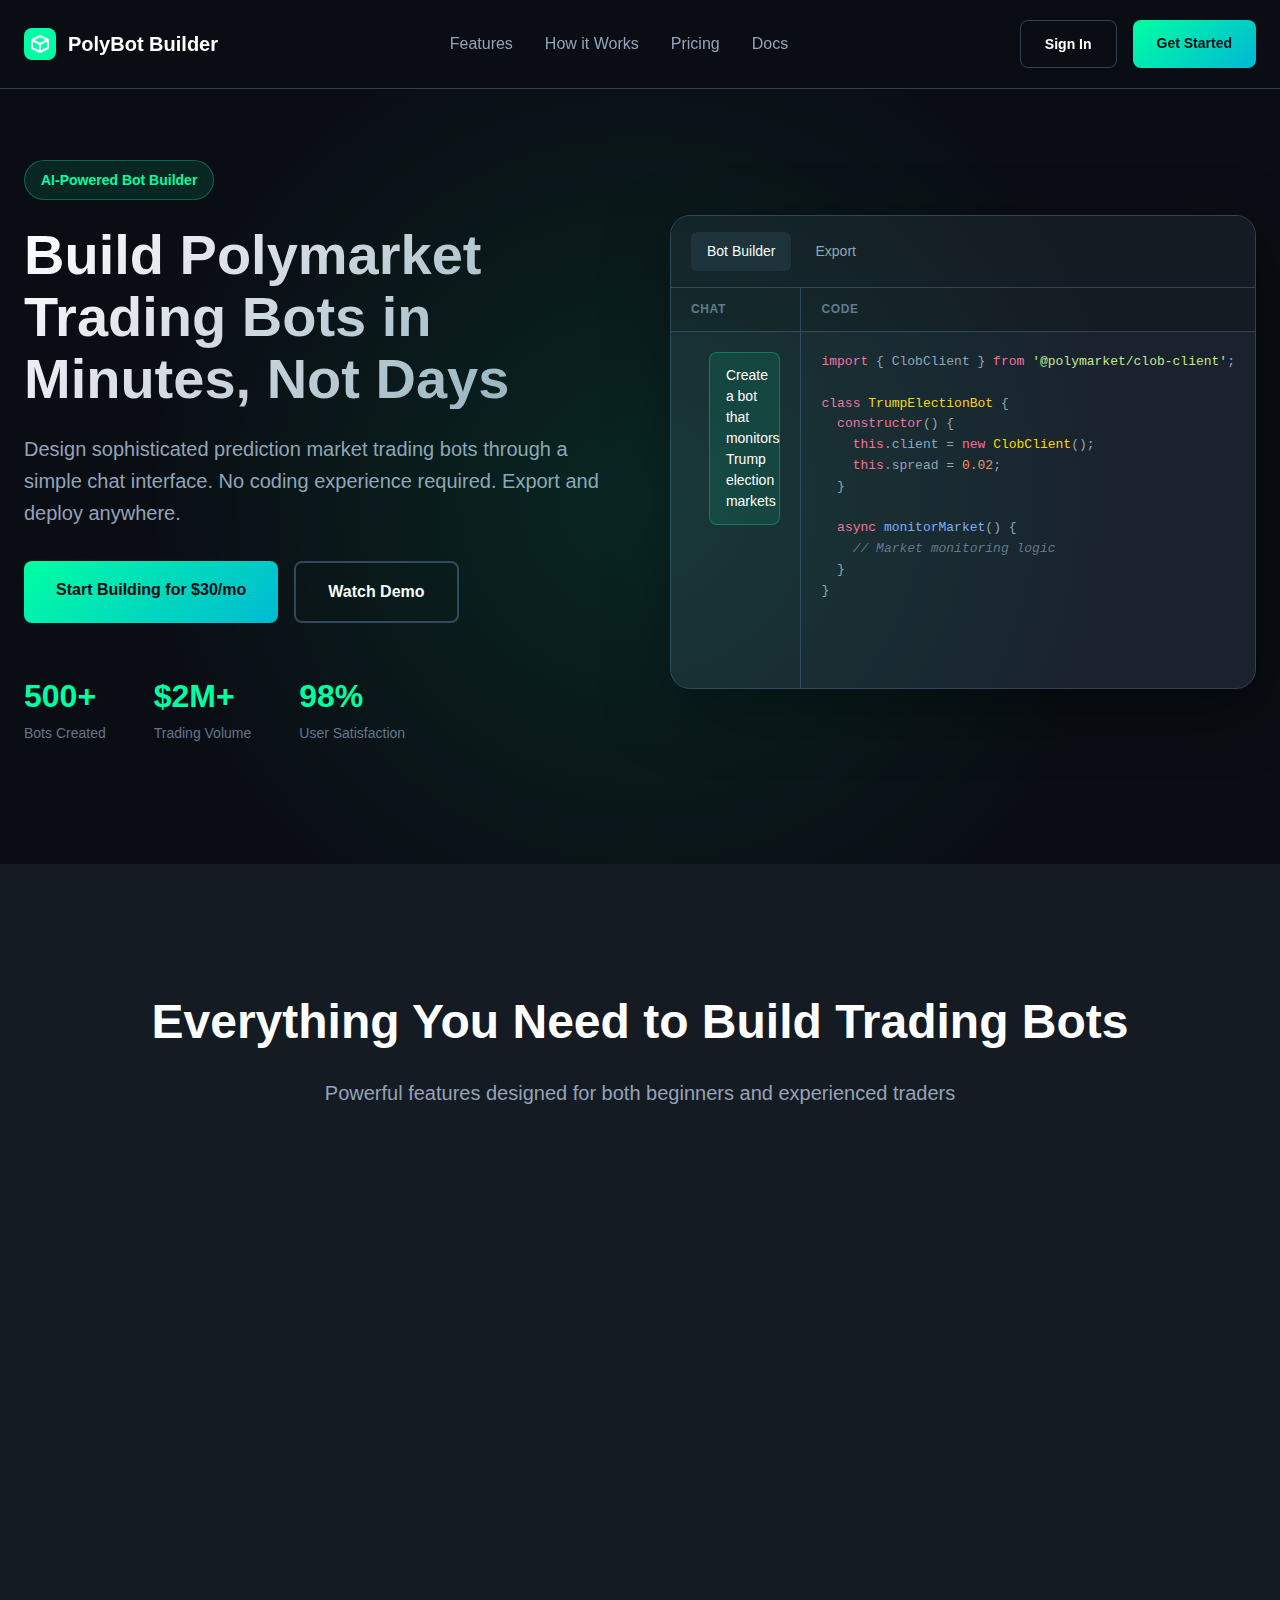
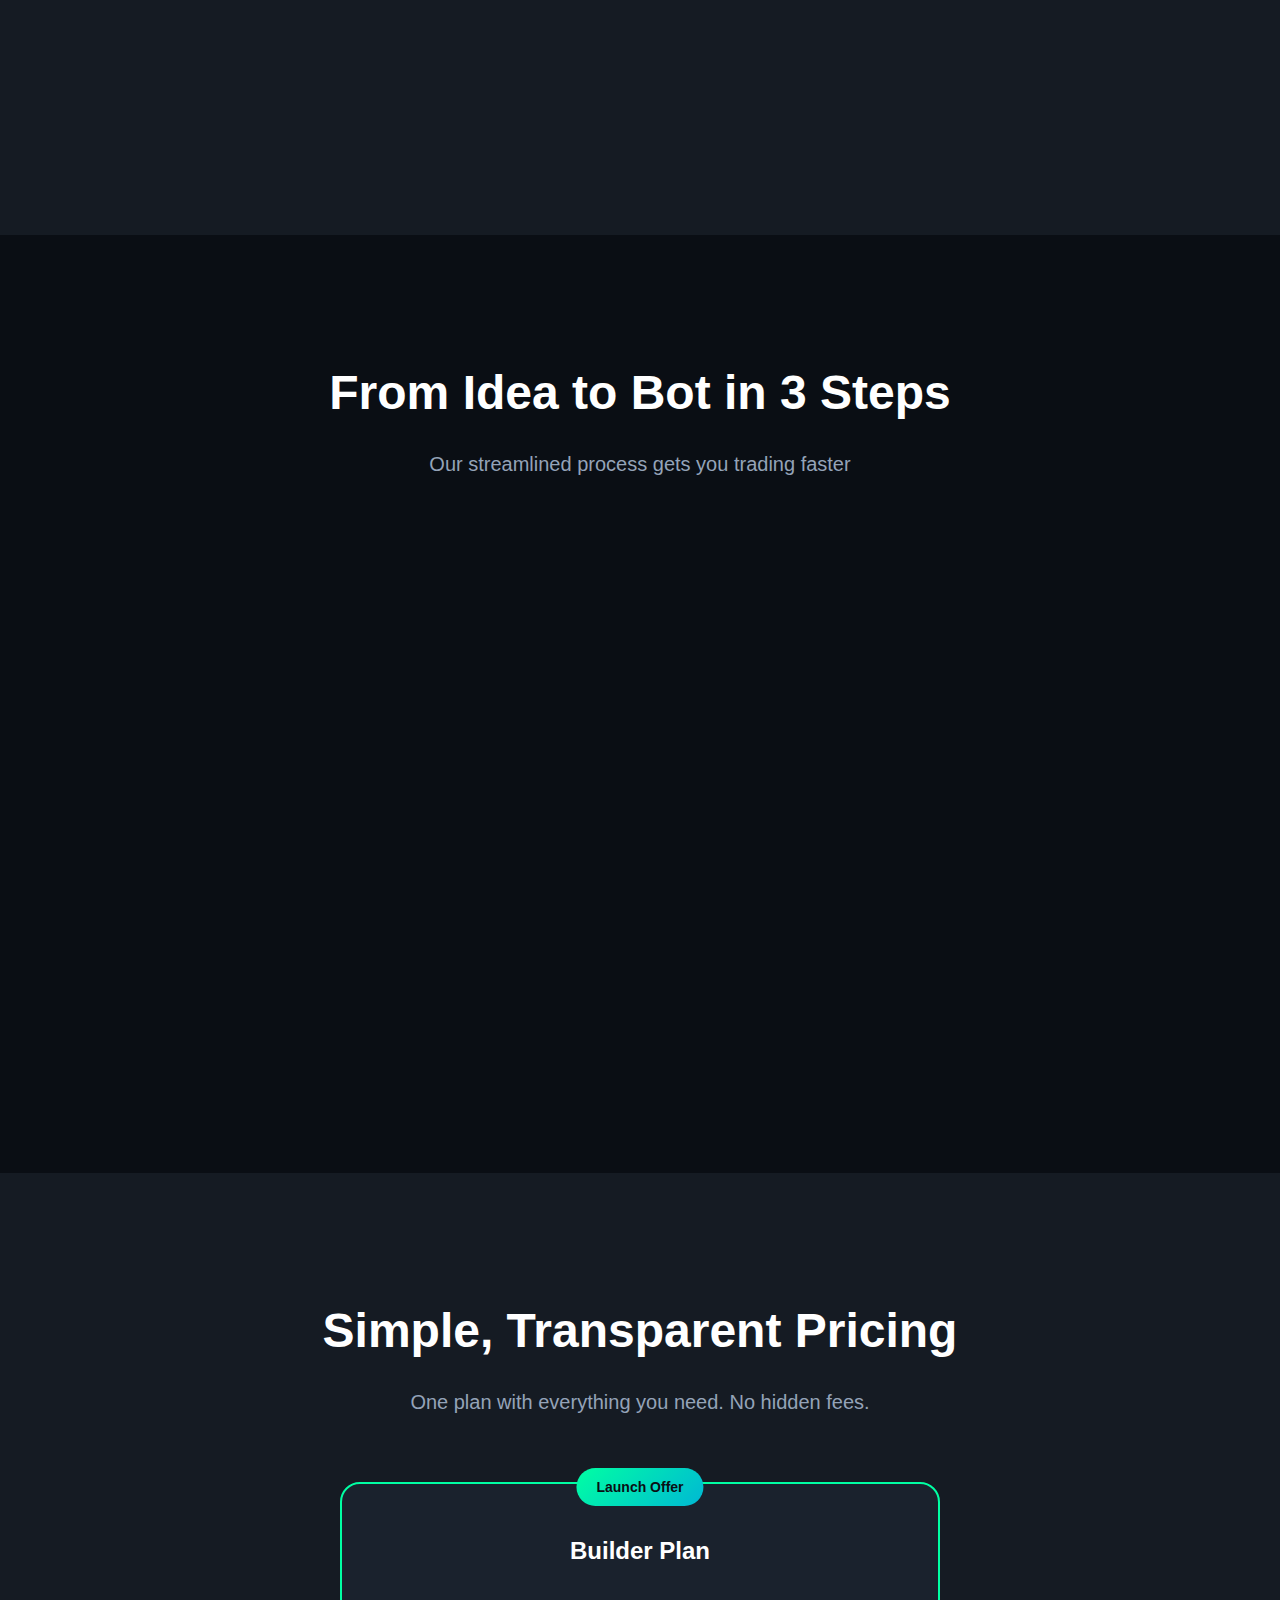
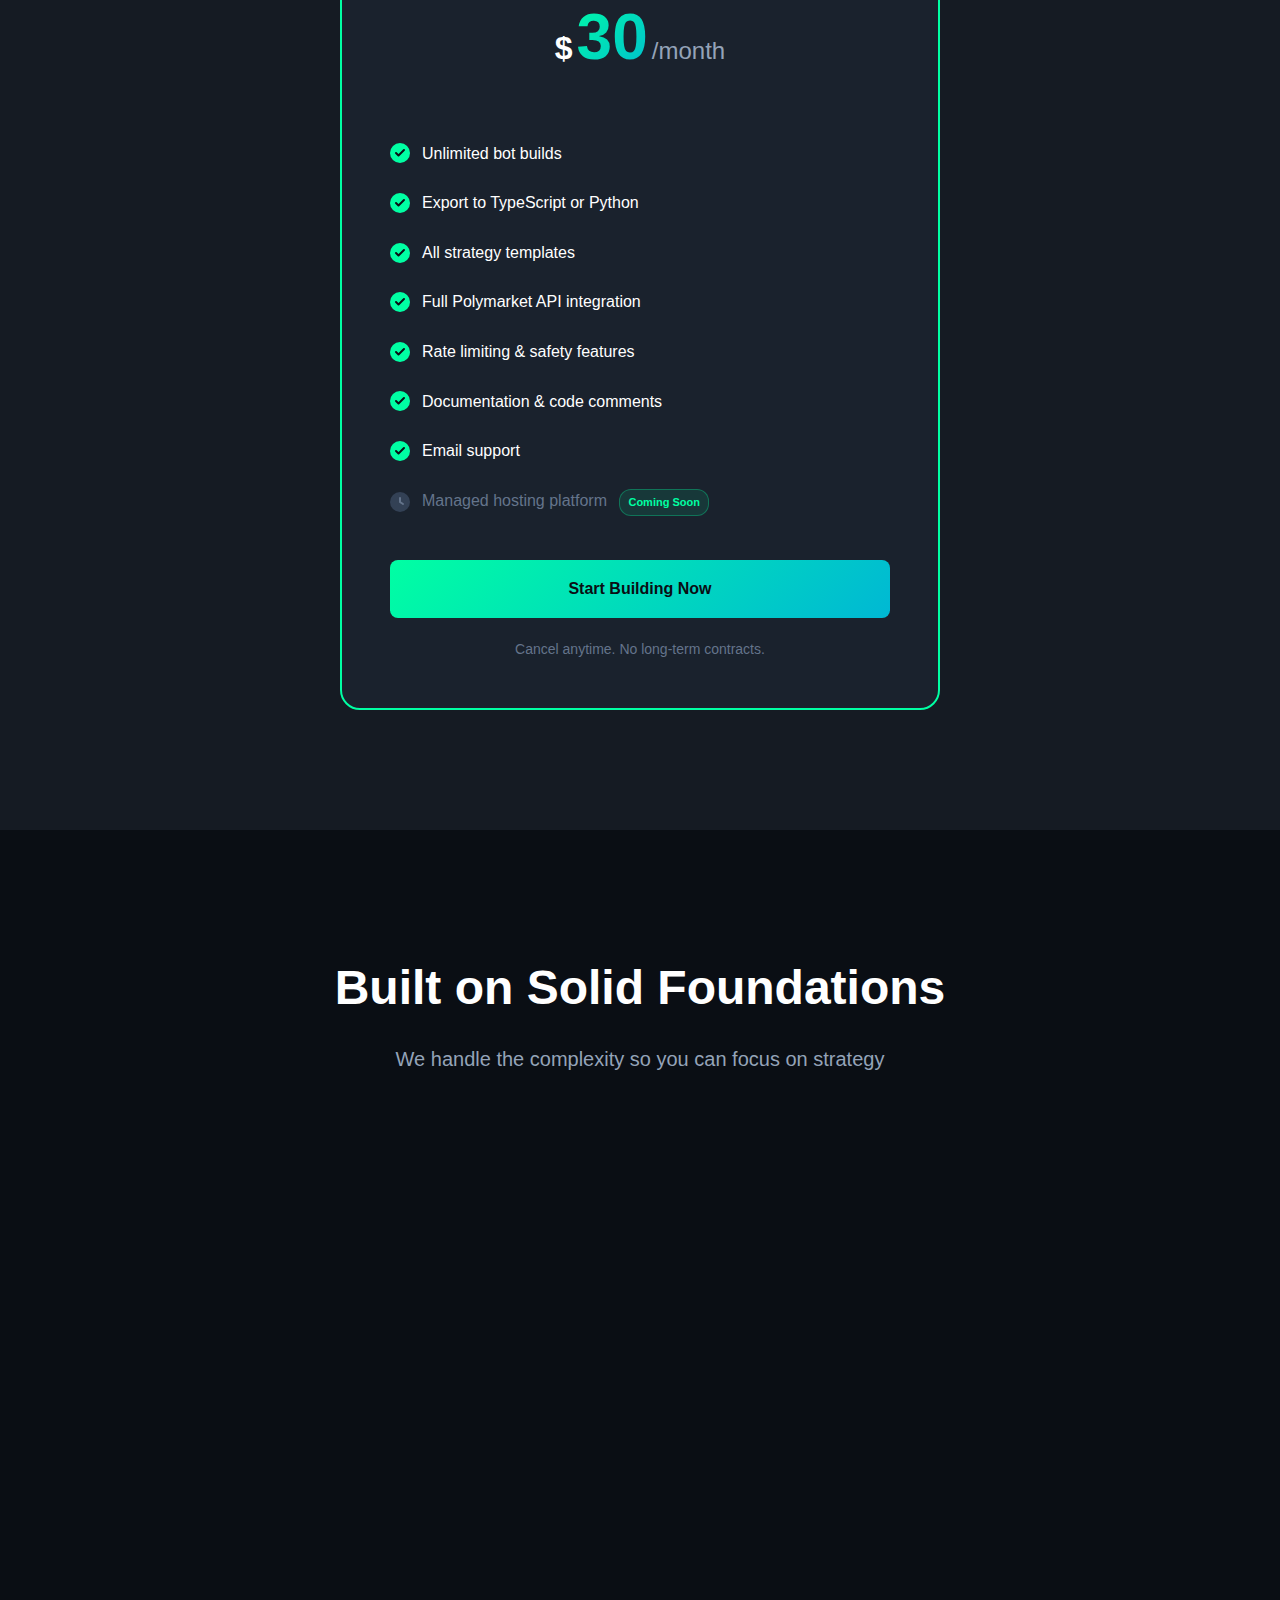
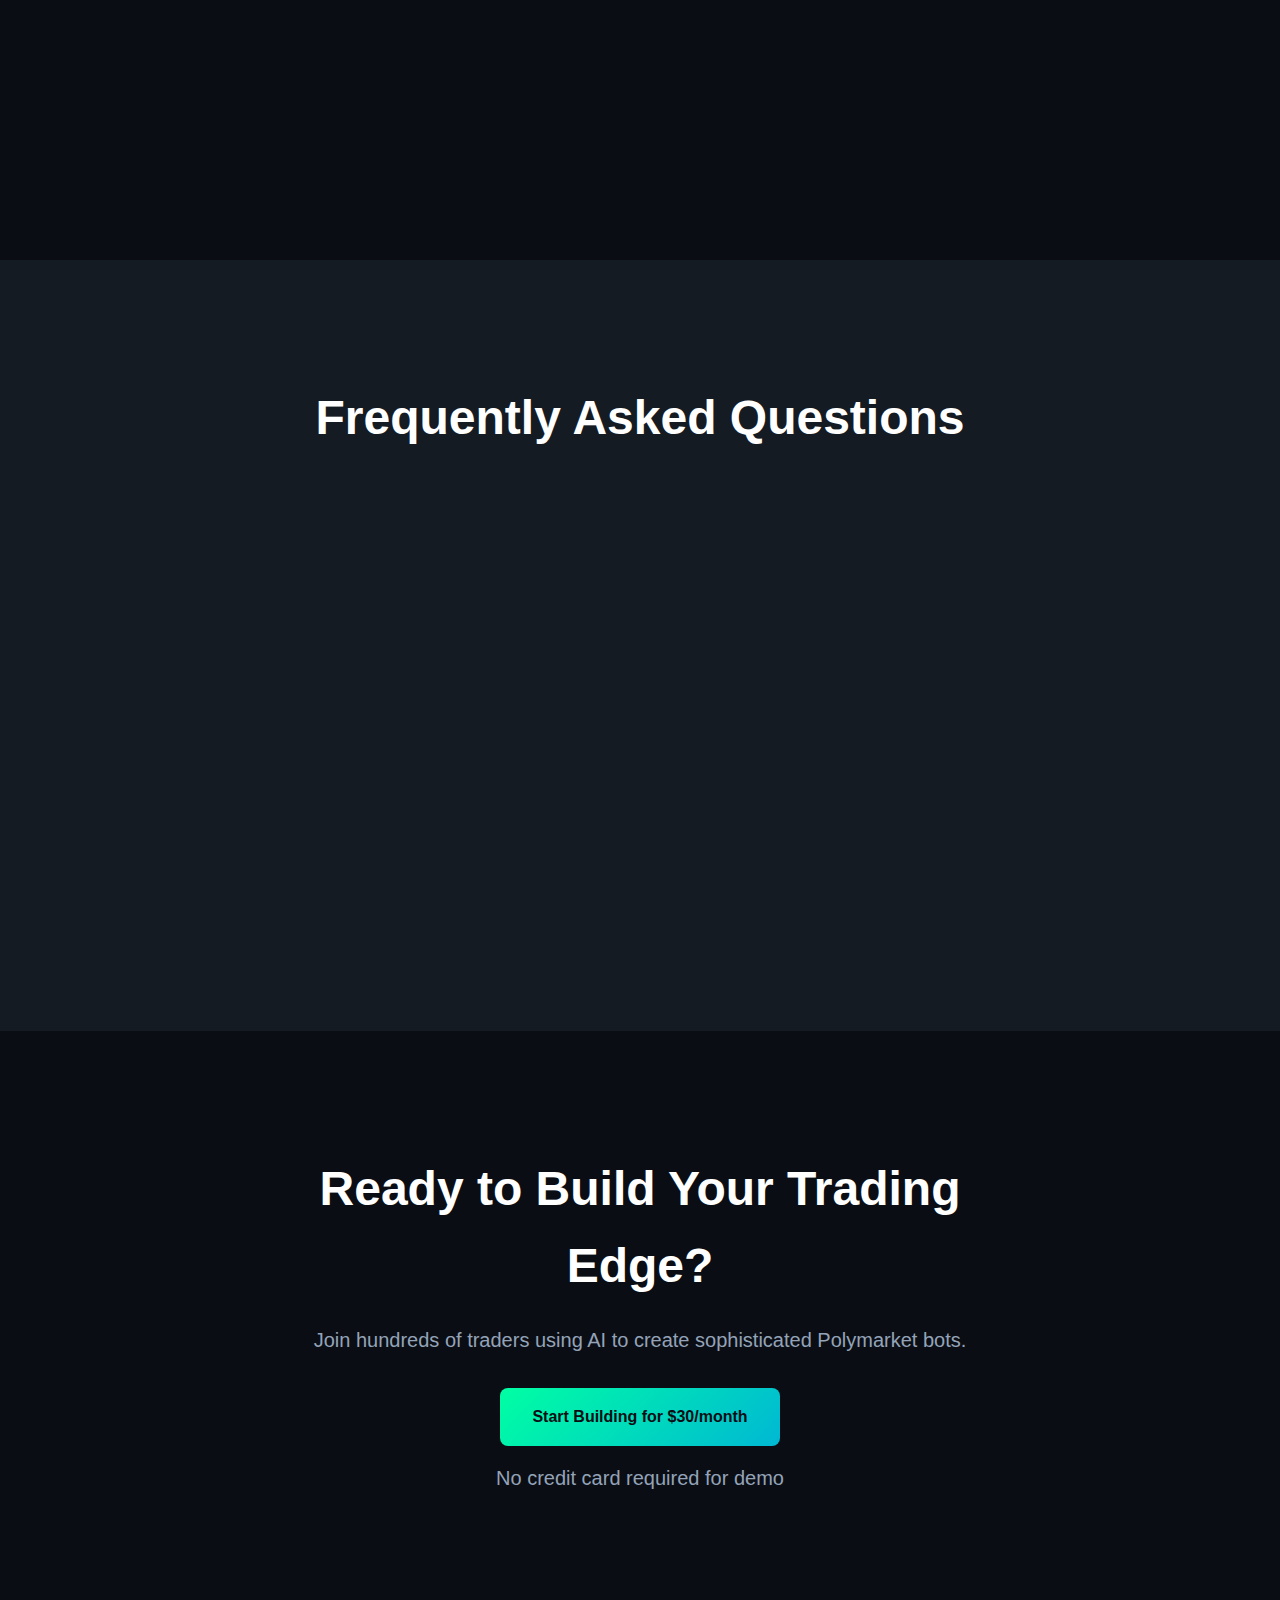
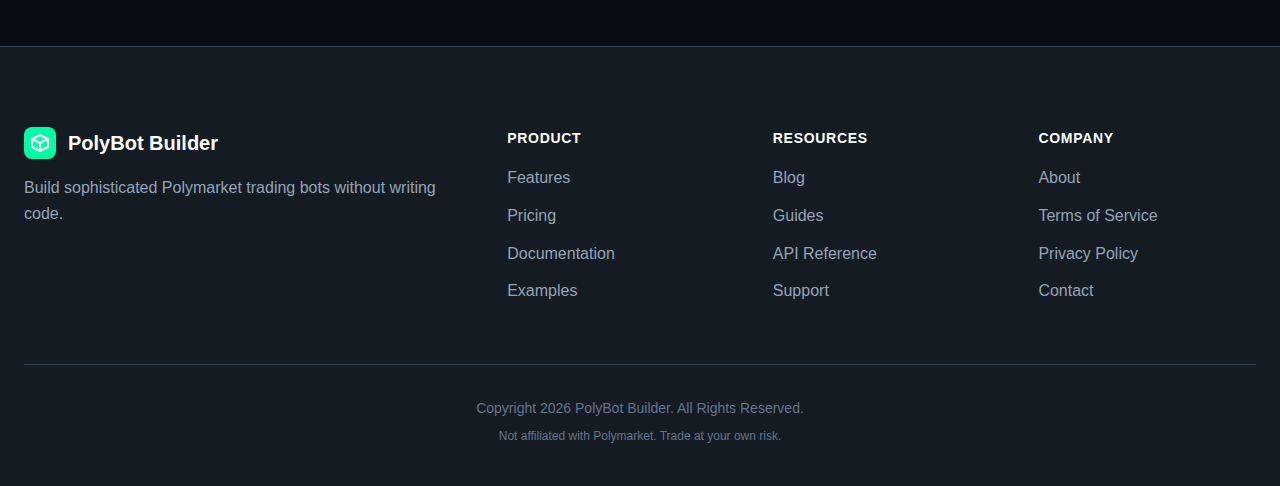
<file: index.html>
<!DOCTYPE html>
<html lang="en">
<head>
    <meta charset="UTF-8">
    <meta name="viewport" content="width=device-width, initial-scale=1.0">
    <title>PolyBot Builder - Create Polymarket Trading Bots Without Code</title>
    <meta name="description" content="Build, customize, and export Polymarket trading bots with our AI-powered platform. Chat-based interface meets powerful code generation. $30/month.">
    <link rel="stylesheet" href="styles.css">
    <link rel="preconnect" href="https://fonts.googleapis.com">
    <link rel="preconnect" href="https://fonts.gstatic.com" crossorigin>
    <link href="https://fonts.googleapis.com/css2?family=Inter:wght@300;400;500;600;700;800&display=swap" rel="stylesheet">
</head>
<body>
    <!-- Navigation -->
    <nav class="navbar">
        <div class="container">
            <div class="nav-content">
                <div class="logo">
                    <svg width="32" height="32" viewBox="0 0 32 32" fill="none" xmlns="http://www.w3.org/2000/svg">
                        <rect width="32" height="32" rx="8" fill="url(#gradient)"/>
                        <path d="M16 8L24 12V20L16 24L8 20V12L16 8Z" stroke="white" stroke-width="2" stroke-linecap="round" stroke-linejoin="round"/>
                        <path d="M16 16L24 12" stroke="white" stroke-width="2" stroke-linecap="round" stroke-linejoin="round"/>
                        <path d="M16 16V24" stroke="white" stroke-width="2" stroke-linecap="round" stroke-linejoin="round"/>
                        <path d="M16 16L8 12" stroke="white" stroke-width="2" stroke-linecap="round" stroke-linejoin="round"/>
                        <defs>
                            <linearGradient id="gradient" x1="0" y1="0" x2="32" y2="32">
                                <stop offset="0%" stop-color="#00FFA3"/>
                                <stop offset="100%" stop-color="#00B8D4"/>
                            </linearGradient>
                        </defs>
                    </svg>
                    <span>PolyBot Builder</span>
                </div>
                <div class="nav-links">
                    <a href="#features">Features</a>
                    <a href="#how-it-works">How it Works</a>
                    <a href="#pricing">Pricing</a>
                    <a href="#docs">Docs</a>
                </div>
                <div class="nav-actions">
                    <a href="#" class="btn-secondary">Sign In</a>
                    <a href="#pricing" class="btn-primary">Get Started</a>
                </div>
            </div>
        </div>
    </nav>

    <!-- Hero Section -->
    <section class="hero">
        <div class="container">
            <div class="hero-grid">
                <div class="hero-content">
                    <div class="badge">AI-Powered Bot Builder</div>
                    <h1>Build Polymarket Trading Bots in Minutes, Not Days</h1>
                    <p class="hero-description">
                        Design sophisticated prediction market trading bots through a simple chat interface.
                        No coding experience required. Export and deploy anywhere.
                    </p>
                    <div class="hero-cta">
                        <a href="#pricing" class="btn-primary btn-large">Start Building for $30/mo</a>
                        <a href="#demo" class="btn-outline btn-large">Watch Demo</a>
                    </div>
                    <div class="hero-stats">
                        <div class="stat">
                            <span class="stat-value">500+</span>
                            <span class="stat-label">Bots Created</span>
                        </div>
                        <div class="stat">
                            <span class="stat-value">$2M+</span>
                            <span class="stat-label">Trading Volume</span>
                        </div>
                        <div class="stat">
                            <span class="stat-value">98%</span>
                            <span class="stat-label">User Satisfaction</span>
                        </div>
                    </div>
                </div>
                <div class="hero-visual">
                    <div class="interface-preview">
                        <div class="interface-header">
                            <div class="header-tabs">
                                <div class="tab active">Bot Builder</div>
                                <div class="tab">Export</div>
                            </div>
                        </div>
                        <div class="interface-body">
                            <div class="pane chat-pane">
                                <div class="pane-header">Chat</div>
                                <div class="chat-messages">
                                    <div class="message user">Create a bot that monitors Trump election markets</div>
                                    <div class="message assistant">I'll help you build that bot. Let me set up the market monitoring and trading logic...</div>
                                    <div class="message user">Add limit orders with 2% spread</div>
                                    <div class="message assistant typing">Generating code...</div>
                                </div>
                            </div>
                            <div class="pane code-pane">
                                <div class="pane-header">Code</div>
                                <div class="code-editor">
                                    <pre><code><span class="keyword">import</span> { ClobClient } <span class="keyword">from</span> <span class="string">'@polymarket/clob-client'</span>;

<span class="keyword">class</span> <span class="class-name">TrumpElectionBot</span> {
  <span class="keyword">constructor</span>() {
    <span class="keyword">this</span>.client = <span class="keyword">new</span> <span class="class-name">ClobClient</span>();
    <span class="keyword">this</span>.spread = <span class="number">0.02</span>;
  }

  <span class="keyword">async</span> <span class="function">monitorMarket</span>() {
    <span class="comment">// Market monitoring logic</span>
  }
}</code></pre>
                                </div>
                            </div>
                        </div>
                    </div>
                </div>
            </div>
        </div>
    </section>

    <!-- Features Section -->
    <section id="features" class="features">
        <div class="container">
            <div class="section-header">
                <h2>Everything You Need to Build Trading Bots</h2>
                <p>Powerful features designed for both beginners and experienced traders</p>
            </div>
            <div class="features-grid">
                <div class="feature-card">
                    <div class="feature-icon">
                        <svg width="24" height="24" viewBox="0 0 24 24" fill="none" stroke="currentColor" stroke-width="2">
                            <path d="M21 15a2 2 0 0 1-2 2H7l-4 4V5a2 2 0 0 1 2-2h14a2 2 0 0 1 2 2z"/>
                        </svg>
                    </div>
                    <h3>Chat-Based Interface</h3>
                    <p>Describe your trading strategy in plain English. Our AI translates your ideas into production-ready code.</p>
                </div>
                <div class="feature-card">
                    <div class="feature-icon">
                        <svg width="24" height="24" viewBox="0 0 24 24" fill="none" stroke="currentColor" stroke-width="2">
                            <polyline points="16 18 22 12 16 6"/>
                            <polyline points="8 6 2 12 8 18"/>
                        </svg>
                    </div>
                    <h3>Live Code Preview</h3>
                    <p>Watch your bot come to life in real-time with our dual-pane interface. Chat on the left, code on the right.</p>
                </div>
                <div class="feature-card">
                    <div class="feature-icon">
                        <svg width="24" height="24" viewBox="0 0 24 24" fill="none" stroke="currentColor" stroke-width="2">
                            <path d="M21 16V8a2 2 0 0 0-1-1.73l-7-4a2 2 0 0 0-2 0l-7 4A2 2 0 0 0 3 8v8a2 2 0 0 0 1 1.73l7 4a2 2 0 0 0 2 0l7-4A2 2 0 0 0 21 16z"/>
                            <polyline points="3.27 6.96 12 12.01 20.73 6.96"/>
                            <line x1="12" y1="22.08" x2="12" y2="12"/>
                        </svg>
                    </div>
                    <h3>One-Click Export</h3>
                    <p>Export your bot as a complete TypeScript or Python project. Deploy to any hosting provider or run locally.</p>
                </div>
                <div class="feature-card">
                    <div class="feature-icon">
                        <svg width="24" height="24" viewBox="0 0 24 24" fill="none" stroke="currentColor" stroke-width="2">
                            <circle cx="12" cy="12" r="10"/>
                            <polyline points="12 6 12 12 16 14"/>
                        </svg>
                    </div>
                    <h3>Built-in Best Practices</h3>
                    <p>Automatic rate limiting, order size validation, and error handling. We handle the complex parts.</p>
                </div>
                <div class="feature-card">
                    <div class="feature-icon">
                        <svg width="24" height="24" viewBox="0 0 24 24" fill="none" stroke="currentColor" stroke-width="2">
                            <path d="M12 2L2 7l10 5 10-5-10-5z"/>
                            <path d="M2 17l10 5 10-5"/>
                            <path d="M2 12l10 5 10-5"/>
                        </svg>
                    </div>
                    <h3>Strategy Templates</h3>
                    <p>Start with proven templates: arbitrage, market making, news-driven, and more. Customize to your needs.</p>
                </div>
                <div class="feature-card">
                    <div class="feature-icon">
                        <svg width="24" height="24" viewBox="0 0 24 24" fill="none" stroke="currentColor" stroke-width="2">
                            <rect x="3" y="3" width="18" height="18" rx="2" ry="2"/>
                            <line x1="3" y1="9" x2="21" y2="9"/>
                            <line x1="9" y1="21" x2="9" y2="9"/>
                        </svg>
                    </div>
                    <h3>Polymarket Integration</h3>
                    <p>Full CLOB API integration with WebSocket support. Access real-time order books and market data.</p>
                </div>
            </div>
        </div>
    </section>

    <!-- How It Works -->
    <section id="how-it-works" class="how-it-works">
        <div class="container">
            <div class="section-header">
                <h2>From Idea to Bot in 3 Steps</h2>
                <p>Our streamlined process gets you trading faster</p>
            </div>
            <div class="steps">
                <div class="step">
                    <div class="step-number">01</div>
                    <div class="step-content">
                        <h3>Describe Your Strategy</h3>
                        <p>Tell our AI what you want your bot to do. "Monitor election markets and place limit orders when spreads exceed 3%" - it's that simple.</p>
                    </div>
                    <div class="step-visual">
                        <div class="chat-bubble">
                            <p>"Create a bot that arbitrages between similar markets"</p>
                        </div>
                    </div>
                </div>
                <div class="step">
                    <div class="step-number">02</div>
                    <div class="step-content">
                        <h3>Review & Customize</h3>
                        <p>Watch the code generate in real-time. Request changes, add features, or fine-tune parameters through natural conversation.</p>
                    </div>
                    <div class="step-visual">
                        <div class="code-preview-small">
                            <code>async monitorMarket() { ... }</code>
                        </div>
                    </div>
                </div>
                <div class="step">
                    <div class="step-number">03</div>
                    <div class="step-content">
                        <h3>Export & Deploy</h3>
                        <p>Download your bot as a complete, documented project. Run it locally or deploy to the cloud. Coming soon: one-click hosting on our managed platform.</p>
                    </div>
                    <div class="step-visual">
                        <div class="export-button-demo">
                            <button class="demo-export-btn">↓ Export Bot</button>
                        </div>
                    </div>
                </div>
            </div>
        </div>
    </section>

    <!-- Pricing Section -->
    <section id="pricing" class="pricing">
        <div class="container">
            <div class="section-header">
                <h2>Simple, Transparent Pricing</h2>
                <p>One plan with everything you need. No hidden fees.</p>
            </div>
            <div class="pricing-card">
                <div class="pricing-badge">Launch Offer</div>
                <div class="pricing-header">
                    <h3>Builder Plan</h3>
                    <div class="price">
                        <span class="currency">$</span>
                        <span class="amount">30</span>
                        <span class="period">/month</span>
                    </div>
                </div>
                <ul class="pricing-features">
                    <li>
                        <svg width="20" height="20" viewBox="0 0 20 20" fill="none">
                            <circle cx="10" cy="10" r="10" fill="#00FFA3"/>
                            <path d="M6 10l2.5 2.5L14 7" stroke="#0A0E14" stroke-width="2" stroke-linecap="round" stroke-linejoin="round"/>
                        </svg>
                        <span>Unlimited bot builds</span>
                    </li>
                    <li>
                        <svg width="20" height="20" viewBox="0 0 20 20" fill="none">
                            <circle cx="10" cy="10" r="10" fill="#00FFA3"/>
                            <path d="M6 10l2.5 2.5L14 7" stroke="#0A0E14" stroke-width="2" stroke-linecap="round" stroke-linejoin="round"/>
                        </svg>
                        <span>Export to TypeScript or Python</span>
                    </li>
                    <li>
                        <svg width="20" height="20" viewBox="0 0 20 20" fill="none">
                            <circle cx="10" cy="10" r="10" fill="#00FFA3"/>
                            <path d="M6 10l2.5 2.5L14 7" stroke="#0A0E14" stroke-width="2" stroke-linecap="round" stroke-linejoin="round"/>
                        </svg>
                        <span>All strategy templates</span>
                    </li>
                    <li>
                        <svg width="20" height="20" viewBox="0 0 20 20" fill="none">
                            <circle cx="10" cy="10" r="10" fill="#00FFA3"/>
                            <path d="M6 10l2.5 2.5L14 7" stroke="#0A0E14" stroke-width="2" stroke-linecap="round" stroke-linejoin="round"/>
                        </svg>
                        <span>Full Polymarket API integration</span>
                    </li>
                    <li>
                        <svg width="20" height="20" viewBox="0 0 20 20" fill="none">
                            <circle cx="10" cy="10" r="10" fill="#00FFA3"/>
                            <path d="M6 10l2.5 2.5L14 7" stroke="#0A0E14" stroke-width="2" stroke-linecap="round" stroke-linejoin="round"/>
                        </svg>
                        <span>Rate limiting & safety features</span>
                    </li>
                    <li>
                        <svg width="20" height="20" viewBox="0 0 20 20" fill="none">
                            <circle cx="10" cy="10" r="10" fill="#00FFA3"/>
                            <path d="M6 10l2.5 2.5L14 7" stroke="#0A0E14" stroke-width="2" stroke-linecap="round" stroke-linejoin="round"/>
                        </svg>
                        <span>Documentation & code comments</span>
                    </li>
                    <li>
                        <svg width="20" height="20" viewBox="0 0 20 20" fill="none">
                            <circle cx="10" cy="10" r="10" fill="#00FFA3"/>
                            <path d="M6 10l2.5 2.5L14 7" stroke="#0A0E14" stroke-width="2" stroke-linecap="round" stroke-linejoin="round"/>
                        </svg>
                        <span>Email support</span>
                    </li>
                    <li class="coming-soon">
                        <svg width="20" height="20" viewBox="0 0 20 20" fill="none">
                            <circle cx="10" cy="10" r="10" fill="#334155"/>
                            <path d="M10 6v4l3 2" stroke="#64748b" stroke-width="2" stroke-linecap="round"/>
                        </svg>
                        <span>Managed hosting platform <span class="badge-small">Coming Soon</span></span>
                    </li>
                </ul>
                <a href="#" class="btn-primary btn-large btn-full">Start Building Now</a>
                <p class="pricing-note">Cancel anytime. No long-term contracts.</p>
            </div>
        </div>
    </section>

    <!-- Technical Details -->
    <section class="technical">
        <div class="container">
            <div class="section-header">
                <h2>Built on Solid Foundations</h2>
                <p>We handle the complexity so you can focus on strategy</p>
            </div>
            <div class="technical-grid">
                <div class="technical-card">
                    <h3>API Integration</h3>
                    <ul>
                        <li>Polymarket CLOB API (REST + WebSocket)</li>
                        <li>Automatic authentication handling (L1/L2)</li>
                        <li>Built-in rate limiting (100 req/min public, 60 orders/min trading)</li>
                        <li>Official SDK support (@polymarket/clob-client, py-clob-client)</li>
                    </ul>
                </div>
                <div class="technical-card">
                    <h3>Trading Safeguards</h3>
                    <ul>
                        <li>Minimum order size validation</li>
                        <li>Tick size conformance (dynamic 0.96/0.04 thresholds)</li>
                        <li>Balance checking before orders</li>
                        <li>Configurable position limits</li>
                    </ul>
                </div>
                <div class="technical-card">
                    <h3>Export Formats</h3>
                    <ul>
                        <li>TypeScript with full type definitions</li>
                        <li>Python with async/await support</li>
                        <li>Docker configuration included</li>
                        <li>Environment variable templates</li>
                    </ul>
                </div>
                <div class="technical-card">
                    <h3>Coming Soon</h3>
                    <ul>
                        <li>Managed hosting platform (no-code deployment)</li>
                        <li>Backtesting with historical data</li>
                        <li>Portfolio management dashboard</li>
                        <li>Multi-bot orchestration</li>
                    </ul>
                </div>
            </div>
        </div>
    </section>

    <!-- FAQ Section -->
    <section class="faq">
        <div class="container">
            <div class="section-header">
                <h2>Frequently Asked Questions</h2>
            </div>
            <div class="faq-grid">
                <div class="faq-item">
                    <h3>Do I need coding experience?</h3>
                    <p>No! That's the whole point. Describe your strategy in plain English, and we generate the code. However, having some technical knowledge helps when customizing advanced features.</p>
                </div>
                <div class="faq-item">
                    <h3>Can I run bots on your platform?</h3>
                    <p>Not yet. Currently, you build and export bots to run them yourself. We're building a managed hosting platform with a much friendlier UX that will launch soon.</p>
                </div>
                <div class="faq-item">
                    <h3>What are the Polymarket fees?</h3>
                    <p>Polymarket currently charges 0% maker/taker fees on the CLOB, though standard trading fees (0.5-1%) apply to executed orders. Always check current fees on Polymarket's documentation.</p>
                </div>
                <div class="faq-item">
                    <h3>What trading limits exist?</h3>
                    <p>Polymarket enforces minimum order sizes (varies by market), tick size constraints, and you're limited by your wallet balance. Rate limits: 100 requests/min (public) and 60 orders/min (trading).</p>
                </div>
                <div class="faq-item">
                    <h3>Can I customize the generated code?</h3>
                    <p>Absolutely! Export the full source code and modify it however you want. It's your bot. We generate clean, well-documented code that's easy to understand and extend.</p>
                </div>
                <div class="faq-item">
                    <h3>What strategies can I build?</h3>
                    <p>Anything: arbitrage bots, market makers, news-driven traders, limit order strategies, portfolio rebalancers, and more. We provide templates, but you can build custom logic for any strategy.</p>
                </div>
            </div>
        </div>
    </section>

    <!-- CTA Section -->
    <section class="cta">
        <div class="container">
            <div class="cta-content">
                <h2>Ready to Build Your Trading Edge?</h2>
                <p>Join hundreds of traders using AI to create sophisticated Polymarket bots.</p>
                <a href="#pricing" class="btn-primary btn-large">Start Building for $30/month</a>
                <p class="cta-note">No credit card required for demo</p>
            </div>
        </div>
    </section>

    <!-- Footer -->
    <footer class="footer">
        <div class="container">
            <div class="footer-grid">
                <div class="footer-col">
                    <div class="footer-logo">
                        <svg width="32" height="32" viewBox="0 0 32 32" fill="none" xmlns="http://www.w3.org/2000/svg">
                            <rect width="32" height="32" rx="8" fill="url(#gradient2)"/>
                            <path d="M16 8L24 12V20L16 24L8 20V12L16 8Z" stroke="white" stroke-width="2" stroke-linecap="round" stroke-linejoin="round"/>
                            <path d="M16 16L24 12" stroke="white" stroke-width="2" stroke-linecap="round" stroke-linejoin="round"/>
                            <path d="M16 16V24" stroke="white" stroke-width="2" stroke-linecap="round" stroke-linejoin="round"/>
                            <path d="M16 16L8 12" stroke="white" stroke-width="2" stroke-linecap="round" stroke-linejoin="round"/>
                            <defs>
                                <linearGradient id="gradient2" x1="0" y1="0" x2="32" y2="32">
                                    <stop offset="0%" stop-color="#00FFA3"/>
                                    <stop offset="100%" stop-color="#00B8D4"/>
                                </linearGradient>
                            </defs>
                        </svg>
                        <span>PolyBot Builder</span>
                    </div>
                    <p class="footer-description">Build sophisticated Polymarket trading bots without writing code.</p>
                </div>
                <div class="footer-col">
                    <h4>Product</h4>
                    <ul>
                        <li><a href="#features">Features</a></li>
                        <li><a href="#pricing">Pricing</a></li>
                        <li><a href="#docs">Documentation</a></li>
                        <li><a href="#examples">Examples</a></li>
                    </ul>
                </div>
                <div class="footer-col">
                    <h4>Resources</h4>
                    <ul>
                        <li><a href="#blog">Blog</a></li>
                        <li><a href="#guides">Guides</a></li>
                        <li><a href="#api">API Reference</a></li>
                        <li><a href="#support">Support</a></li>
                    </ul>
                </div>
                <div class="footer-col">
                    <h4>Company</h4>
                    <ul>
                        <li><a href="#about">About</a></li>
                        <li><a href="#terms">Terms of Service</a></li>
                        <li><a href="#privacy">Privacy Policy</a></li>
                        <li><a href="#contact">Contact</a></li>
                    </ul>
                </div>
            </div>
            <div class="footer-bottom">
                <p>Copyright 2026 PolyBot Builder. All Rights Reserved.</p>
                <p class="disclaimer">Not affiliated with Polymarket. Trade at your own risk.</p>
            </div>
        </div>
    </footer>

    <script src="script.js"></script>
</body>
</html>
</file>
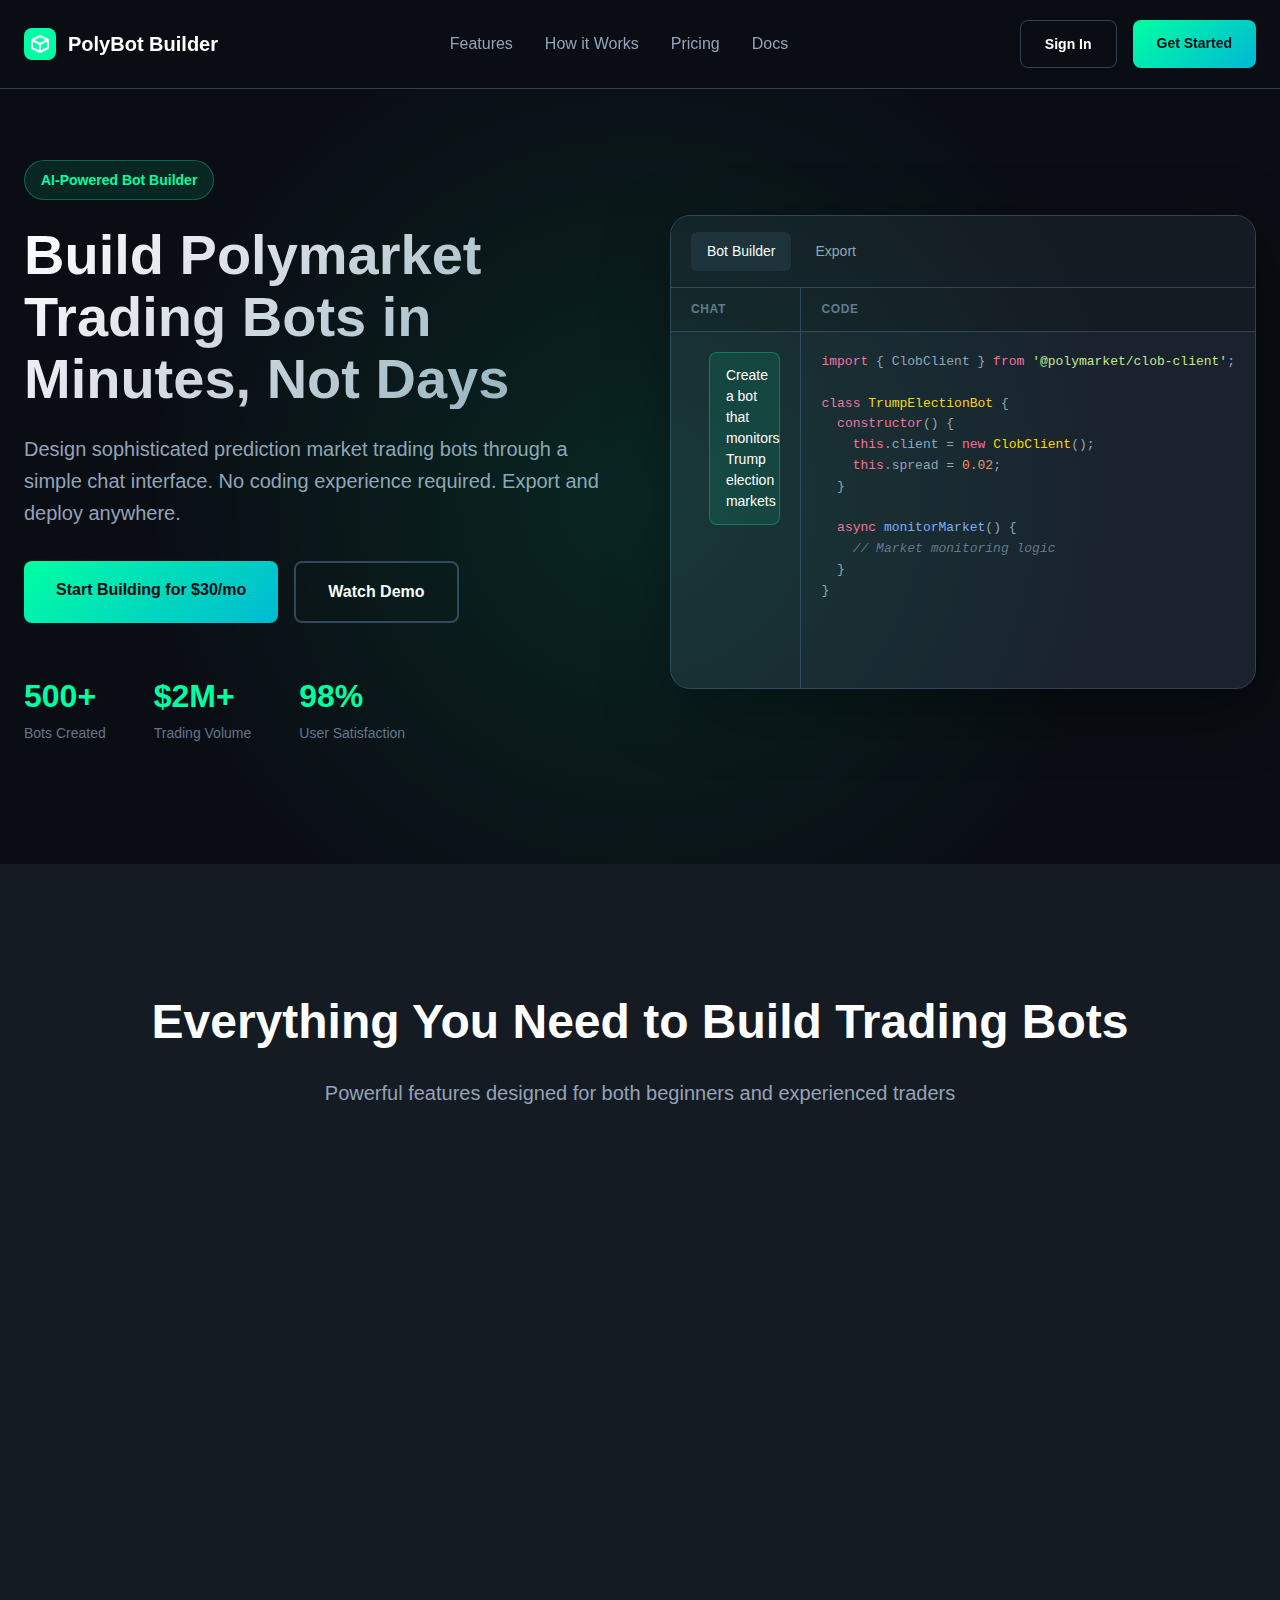
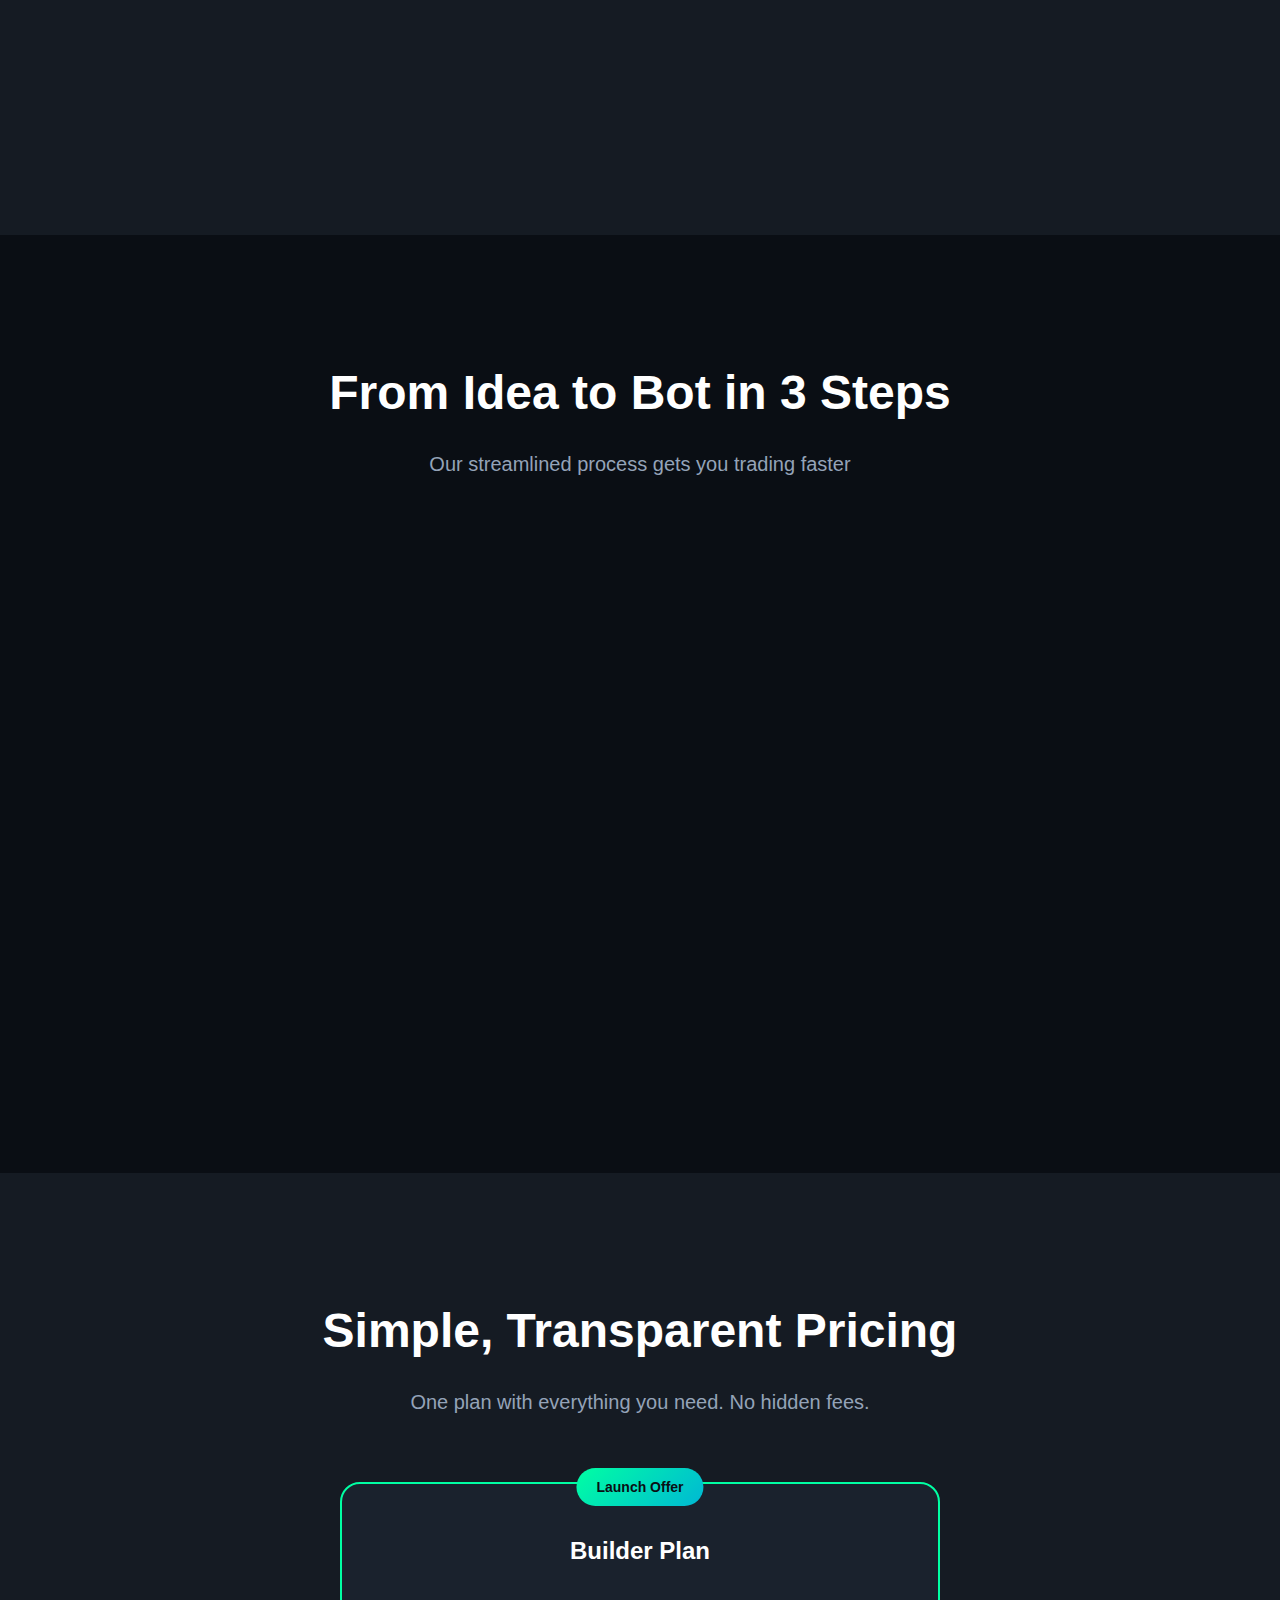
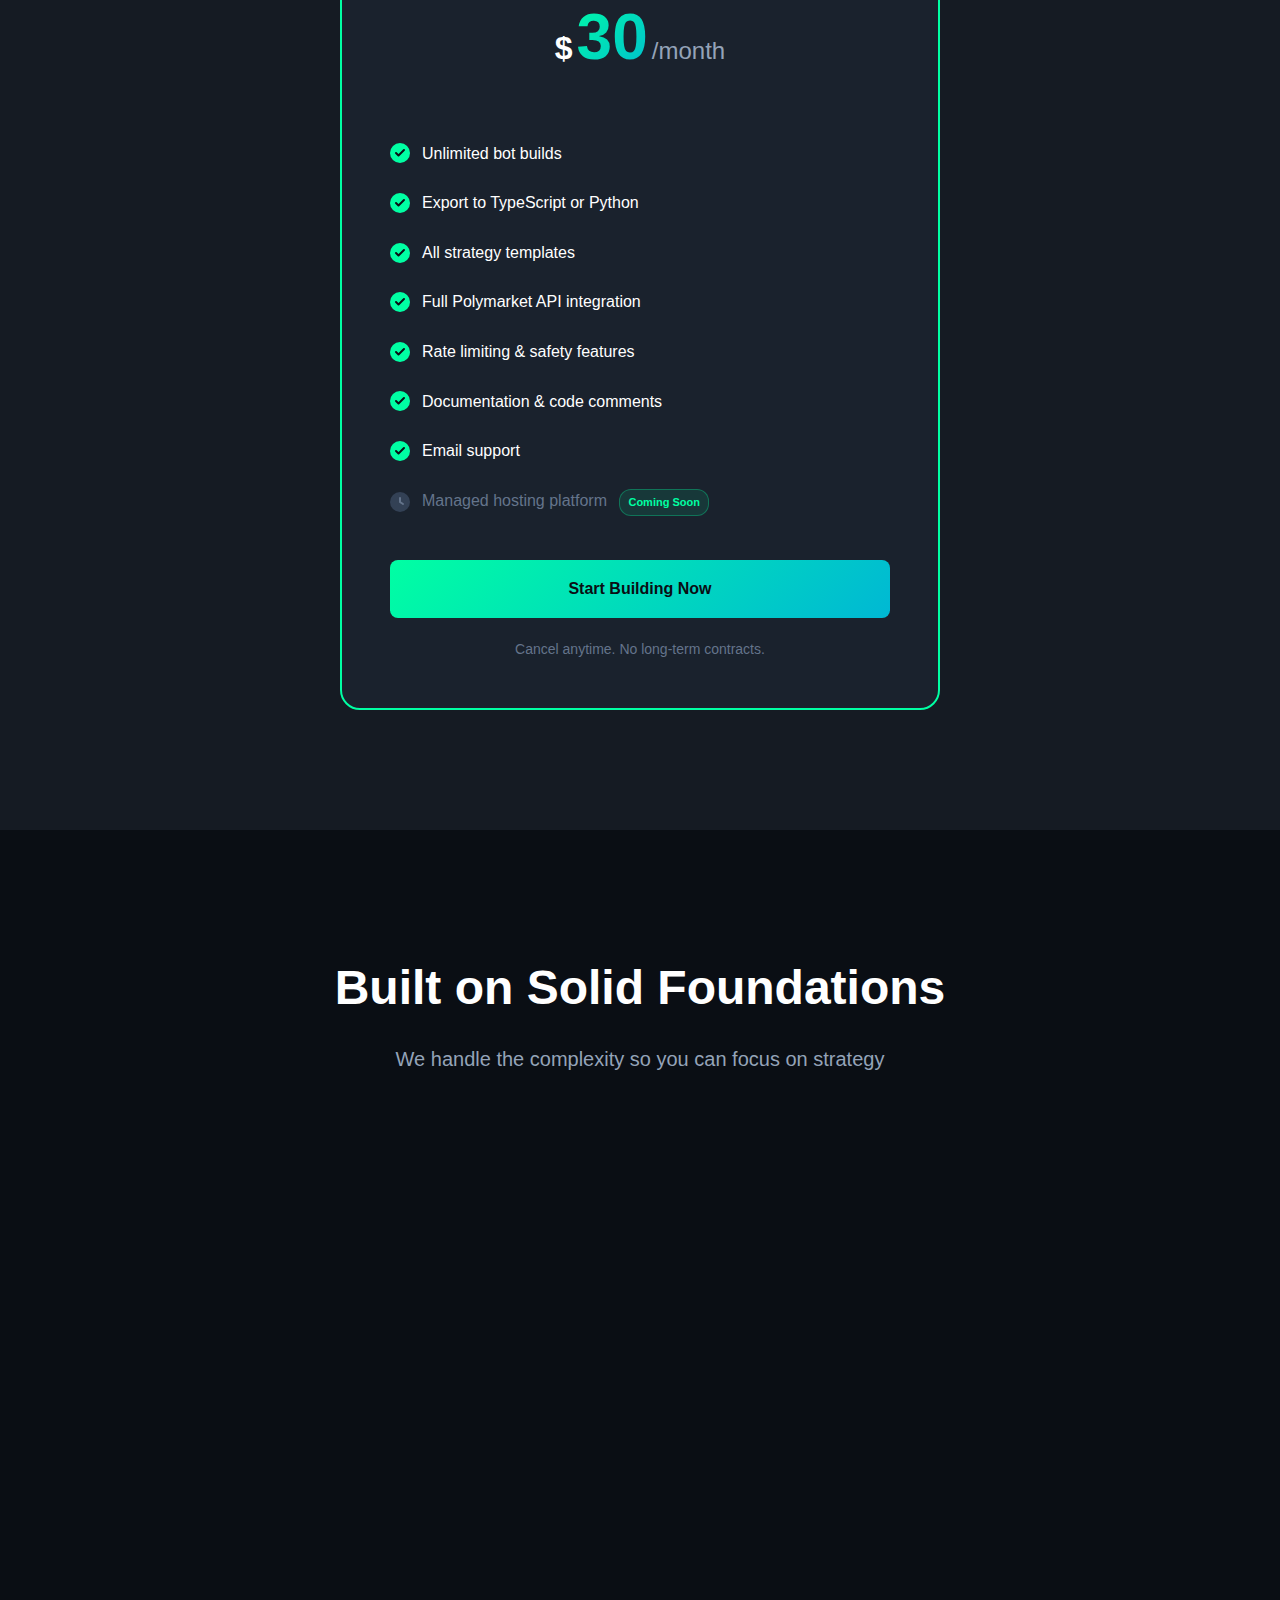
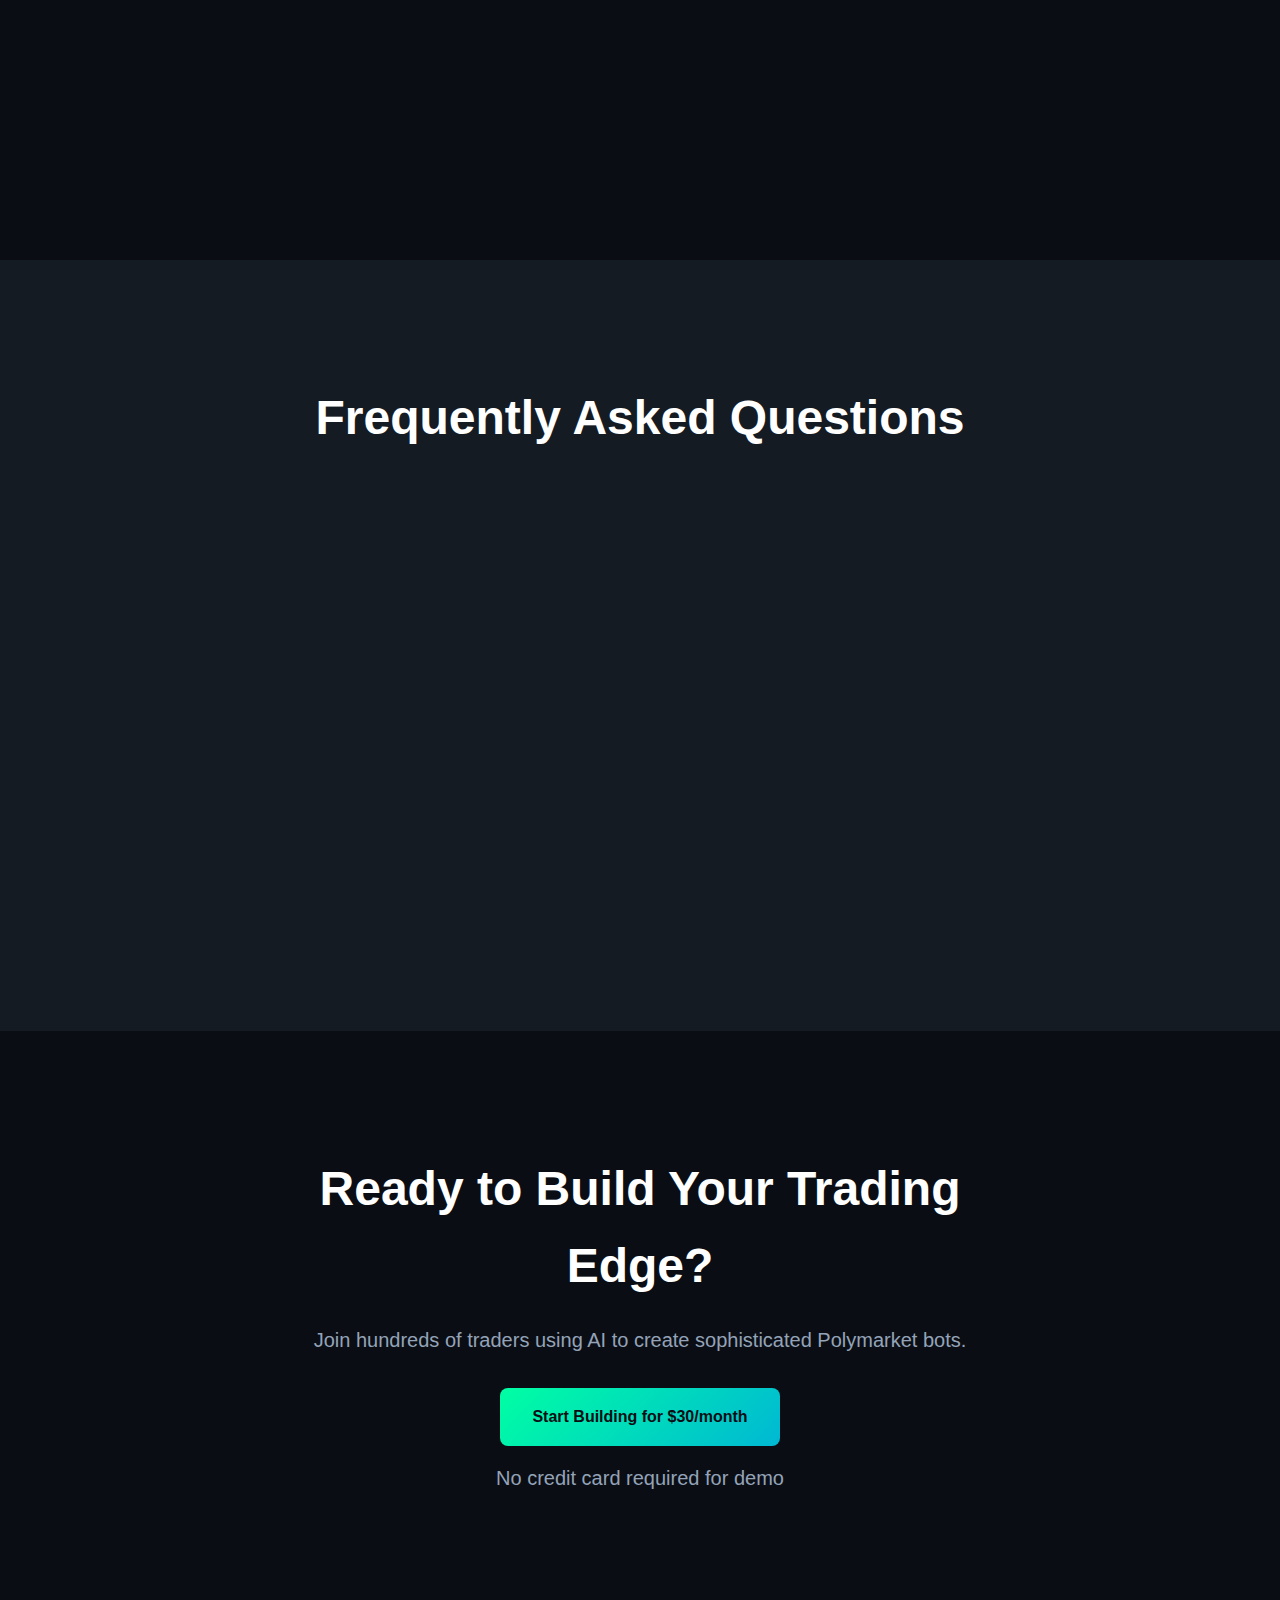
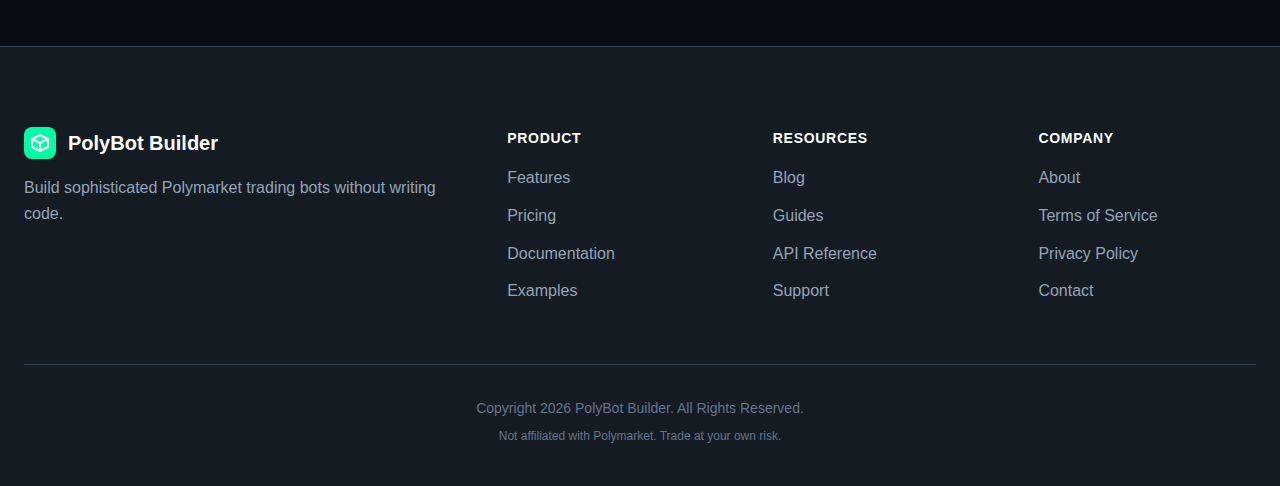
<file: account.html>
<!DOCTYPE html>
<html lang="en">
<head>
    <meta charset="UTF-8">
    <meta name="viewport" content="width=device-width, initial-scale=1.0">
    <title>Account - PolyBot Builder</title>
    <link rel="stylesheet" href="styles.css">
    <link rel="stylesheet" href="dashboard.css">
    <link rel="preconnect" href="https://fonts.googleapis.com">
    <link rel="preconnect" href="https://fonts.gstatic.com" crossorigin>
    <link href="https://fonts.googleapis.com/css2?family=Be+Vietnam+Pro:wght@300;400;500;600;700;800&display=swap" rel="stylesheet">
</head>
<body>
    <!-- Navigation -->
    <nav class="navbar">
        <div class="container">
            <div class="nav-content">
                <div class="logo">
                    <svg width="32" height="32" viewBox="0 0 32 32" fill="none" xmlns="http://www.w3.org/2000/svg">
                        <rect width="32" height="32" rx="8" fill="url(#gradient)"/>
                        <path d="M16 8L24 12V20L16 24L8 20V12L16 8Z" stroke="white" stroke-width="2" stroke-linecap="round" stroke-linejoin="round"/>
                        <path d="M16 16L24 12" stroke="white" stroke-width="2" stroke-linecap="round" stroke-linejoin="round"/>
                        <path d="M16 16V24" stroke="white" stroke-width="2" stroke-linecap="round" stroke-linejoin="round"/>
                        <path d="M16 16L8 12" stroke="white" stroke-width="2" stroke-linecap="round" stroke-linejoin="round"/>
                        <defs>
                            <linearGradient id="gradient" x1="0" y1="0" x2="32" y2="32">
                                <stop offset="0%" stop-color="#00FFA3"/>
                                <stop offset="100%" stop-color="#00B8D4"/>
                            </linearGradient>
                        </defs>
                    </svg>
                    <span>PolyBot Builder</span>
                </div>
                <div class="nav-links">
                    <a href="index.html">Home</a>
                    <a href="builder.html">Builder</a>
                </div>
                <div class="nav-actions">
                    <div class="user-menu">
                        <span class="user-email">user@example.com</span>
                        <button class="btn-secondary" onclick="logout()">Sign Out</button>
                    </div>
                </div>
            </div>
        </div>
    </nav>

    <!-- Account Content -->
    <section class="dashboard-main">
        <div class="container">
            <div class="dashboard-header">
                <div>
                    <h1>Account</h1>
                    <p>Manage your profile and subscription</p>
                </div>
            </div>

            <div class="dashboard-grid">
                <div class="dashboard-card">
                    <div class="card-header">
                        <h2>Profile Information</h2>
                    </div>
                    <div class="account-info">
                        <div class="info-row">
                            <span class="info-label">Email</span>
                            <span class="info-value">user@example.com</span>
                        </div>
                        <div class="info-row">
                            <span class="info-label">Member Since</span>
                            <span class="info-value">January 2026</span>
                        </div>
                    </div>
                    <div class="account-actions">
                        <button class="btn-outline btn-full" onclick="alert('Profile editing coming soon!')">Edit Profile</button>
                    </div>
                </div>

                <div class="dashboard-card">
                    <div class="card-header">
                        <h2>Subscription</h2>
                    </div>
                    <div class="account-info">
                        <div class="info-row">
                            <span class="info-label">Plan</span>
                            <span class="info-value">
                                <span class="badge-pro">Pro - $30/mo</span>
                            </span>
                        </div>
                        <div class="info-row">
                            <span class="info-label">Next Billing</span>
                            <span class="info-value">Feb 30, 2026</span>
                        </div>
                        <div class="info-row">
                            <span class="info-label">Payment Method</span>
                            <span class="info-value">•••• 4242</span>
                        </div>
                    </div>
                    <div class="account-actions">
                        <button class="btn-secondary btn-full" onclick="alert('Billing management coming soon!')">Manage Subscription</button>
                    </div>
                </div>

                <div class="dashboard-card full-width">
                    <div class="card-header">
                        <h2>API Credentials</h2>
                    </div>
                    <div class="account-info">
                        <div class="info-row">
                            <span class="info-label">Platform API Key</span>
                            <span class="info-value mono">pb_••••••••••••••</span>
                        </div>
                        <div class="info-row">
                            <span class="info-label">Status</span>
                            <span class="info-value">Active</span>
                        </div>
                    </div>
                    <div class="account-actions">
                        <button class="btn-outline btn-full" onclick="alert('API key regeneration coming soon!')">Regenerate API Key</button>
                    </div>
                </div>

                <div class="dashboard-card full-width">
                    <div class="card-header">
                        <h2>Security</h2>
                    </div>
                    <div class="account-info">
                        <div class="info-row">
                            <span class="info-label">Password</span>
                            <span class="info-value">••••••••</span>
                        </div>
                        <div class="info-row">
                            <span class="info-label">Two-Factor Auth</span>
                            <span class="info-value">Disabled</span>
                        </div>
                    </div>
                    <div class="account-actions">
                        <button class="btn-outline btn-full" onclick="alert('Password change coming soon!')">Change Password</button>
                        <button class="btn-outline btn-full" onclick="alert('2FA setup coming soon!')">Enable 2FA</button>
                    </div>
                </div>

                <div class="dashboard-card full-width">
                    <div class="card-header">
                        <h2>Danger Zone</h2>
                    </div>
                    <div class="account-actions">
                        <button class="btn-outline btn-full" style="color: #ff5555; border-color: #ff5555;" onclick="logout()">Sign Out</button>
                    </div>
                </div>
            </div>
        </div>
    </section>

    <script>
        if (!localStorage.getItem('isLoggedIn')) {
            window.location.href = 'index.html';
        }

        function logout() {
            localStorage.removeItem('isLoggedIn');
            window.location.href = 'index.html';
        }
    </script>
</body>
</html>
</file>
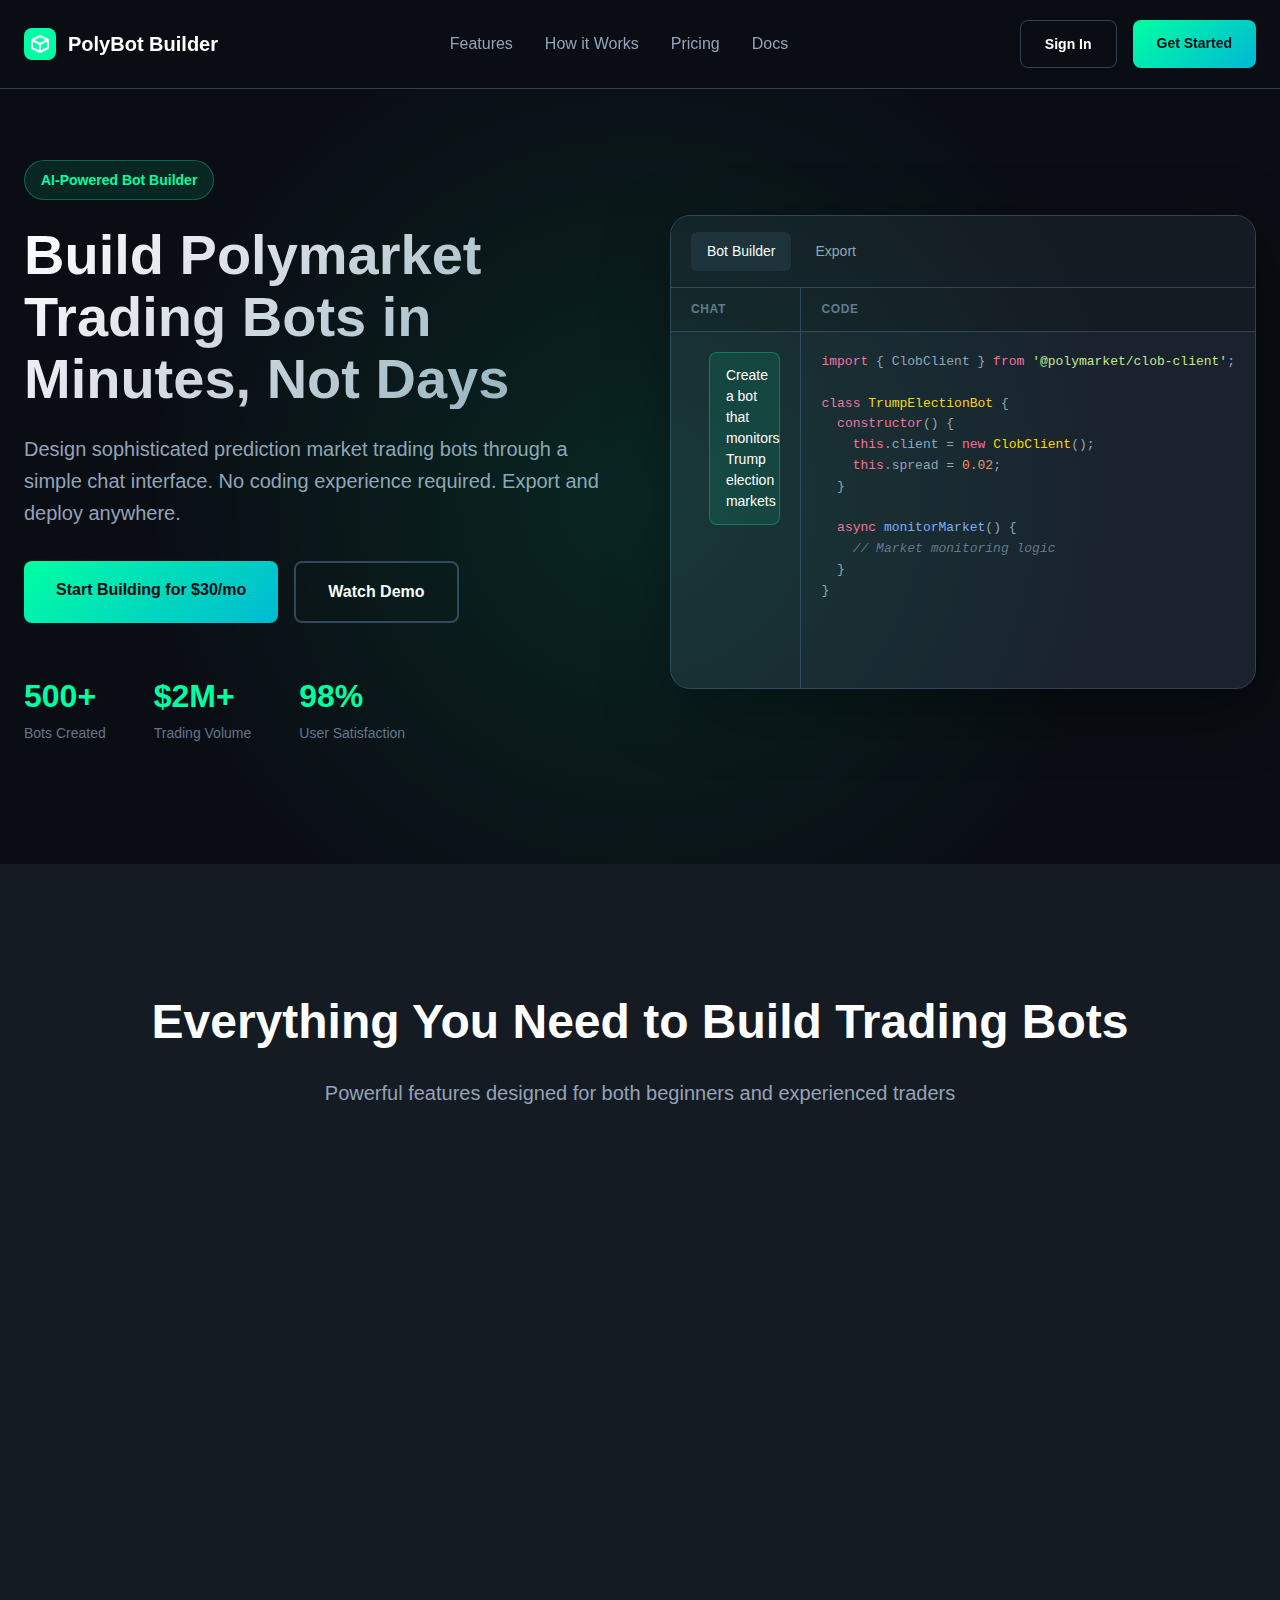
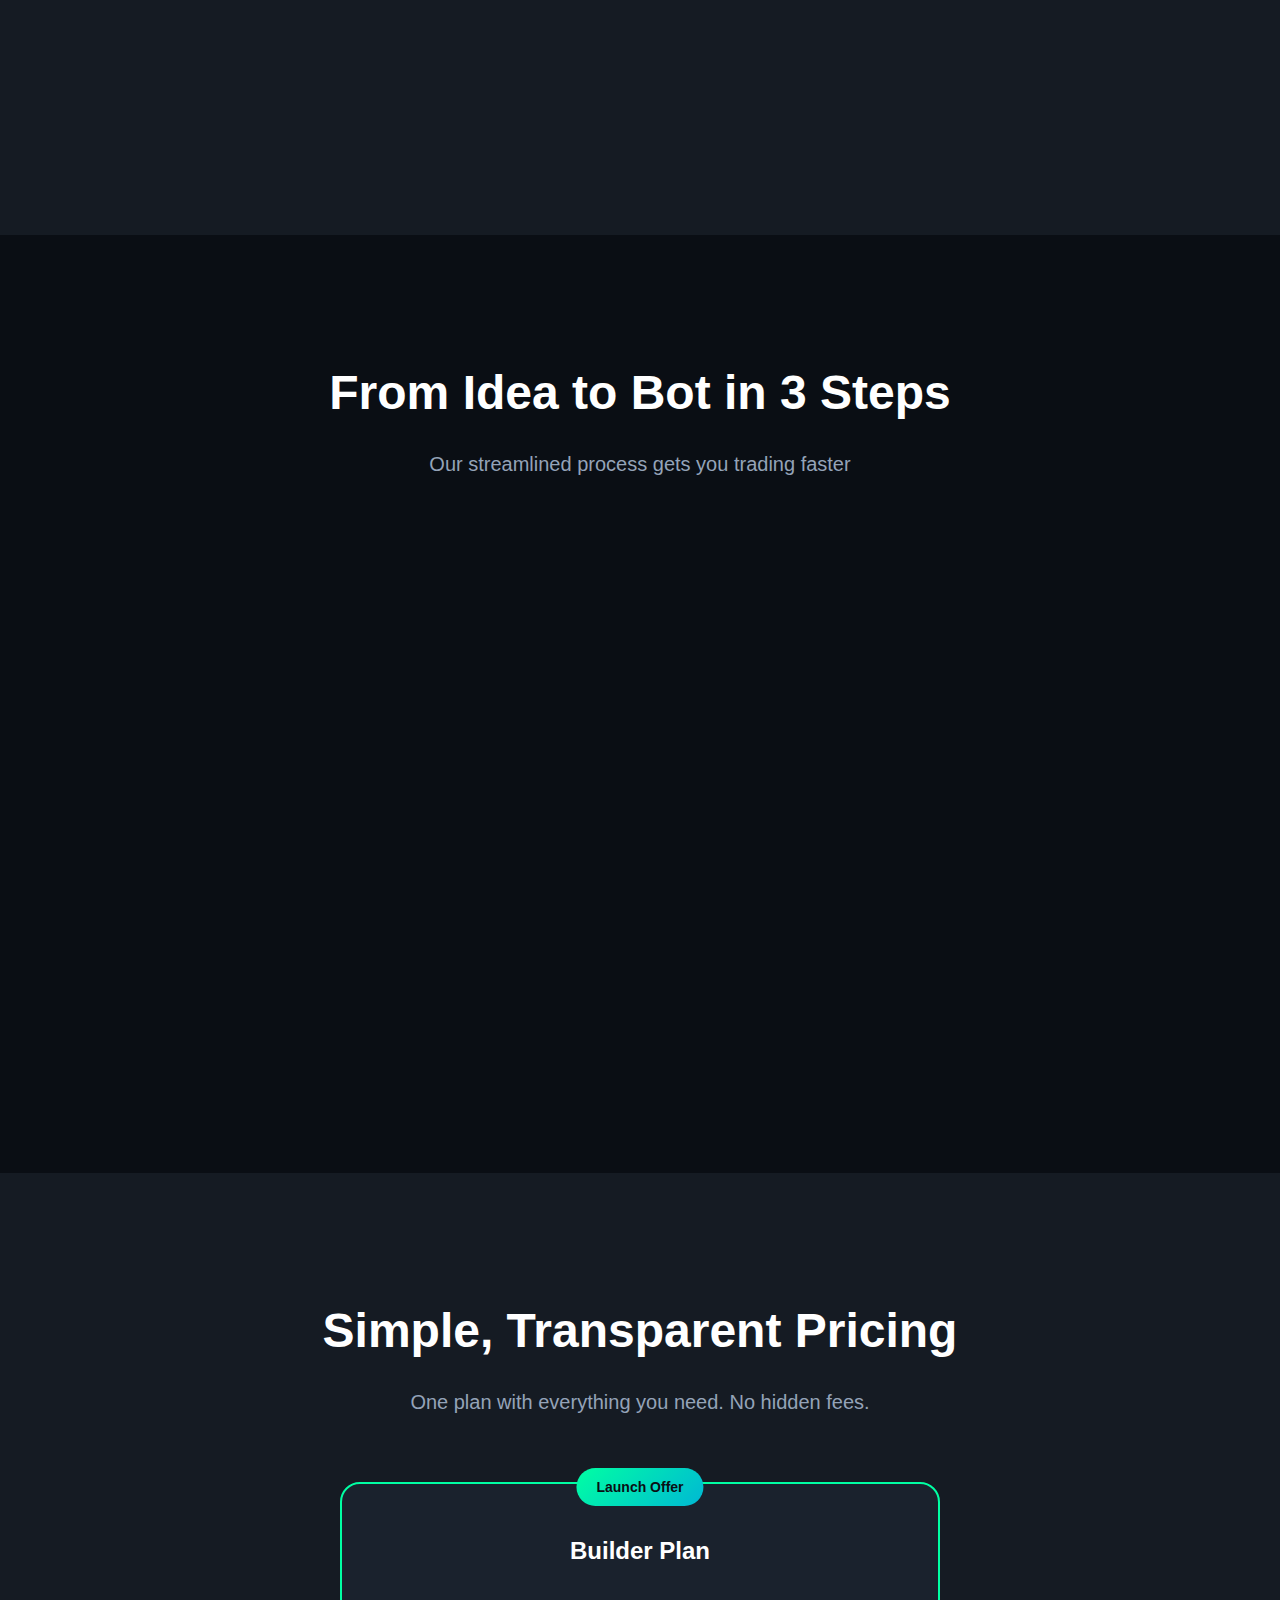
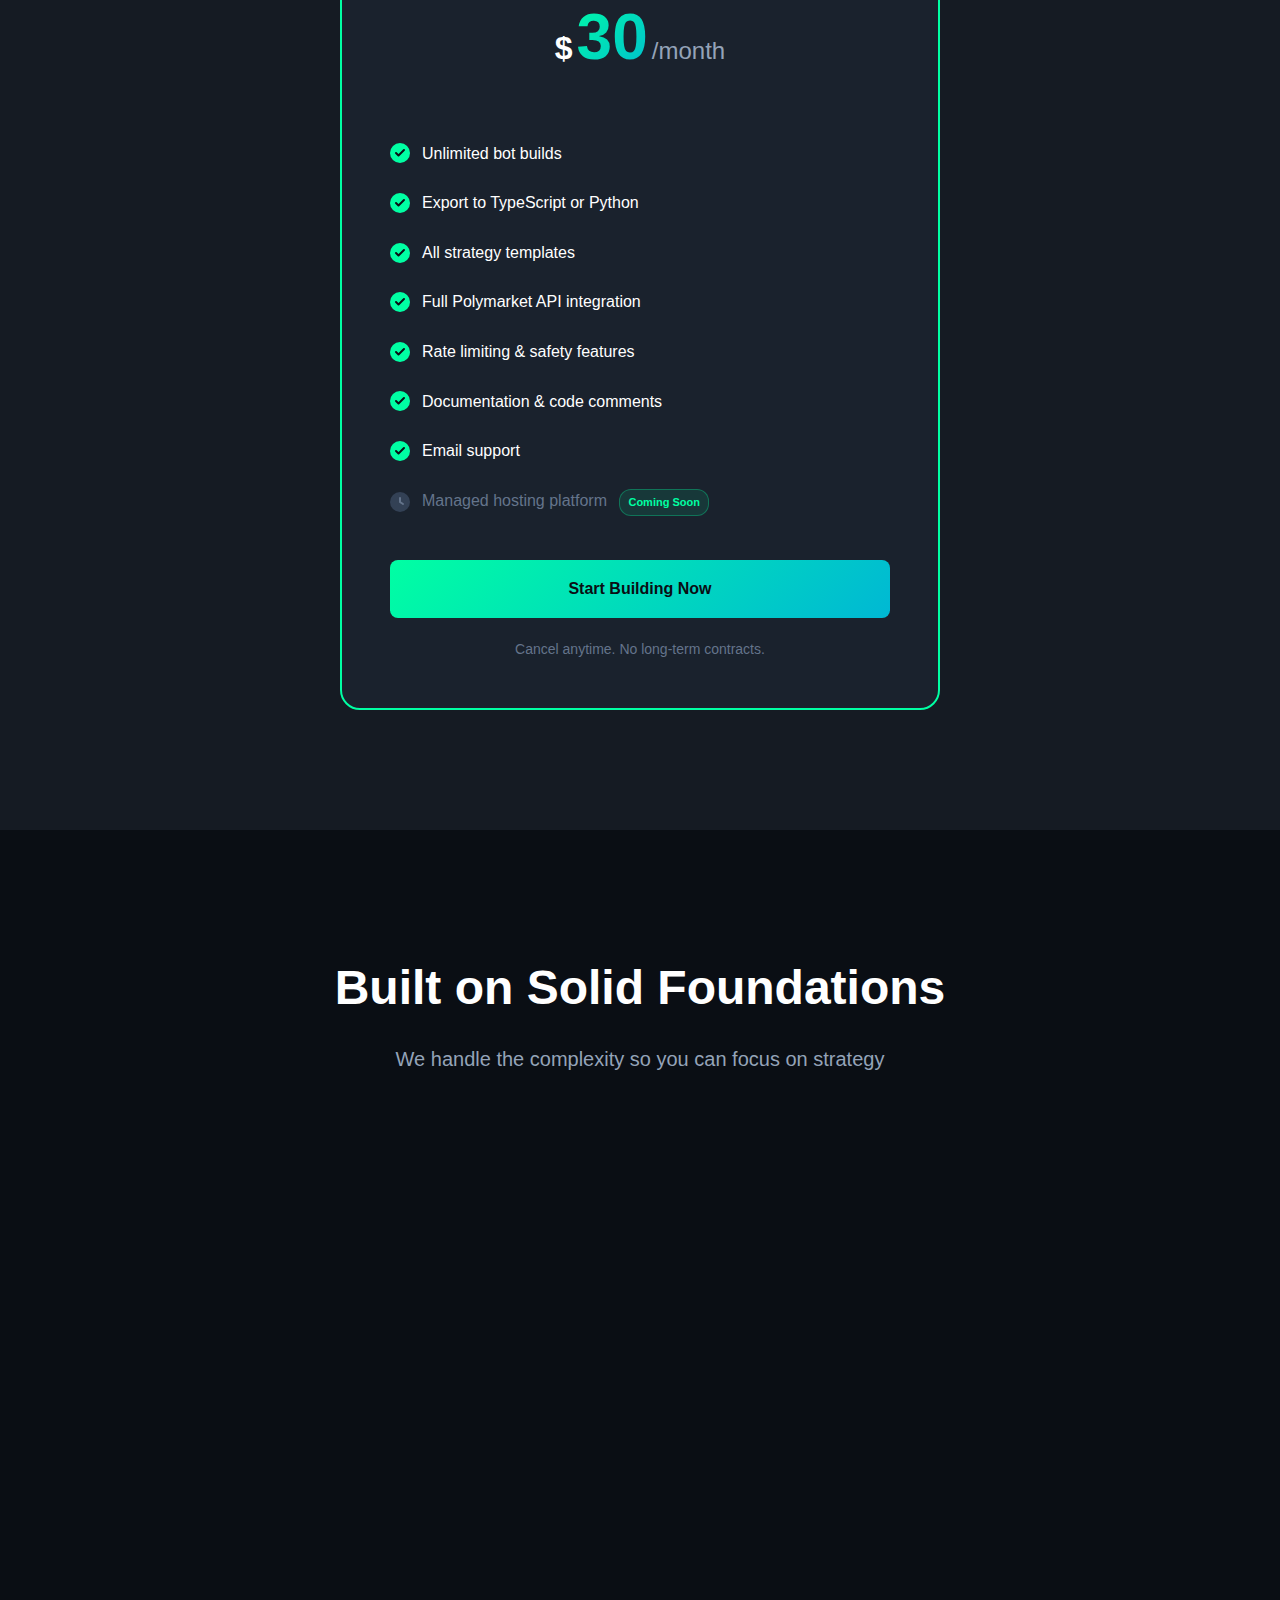
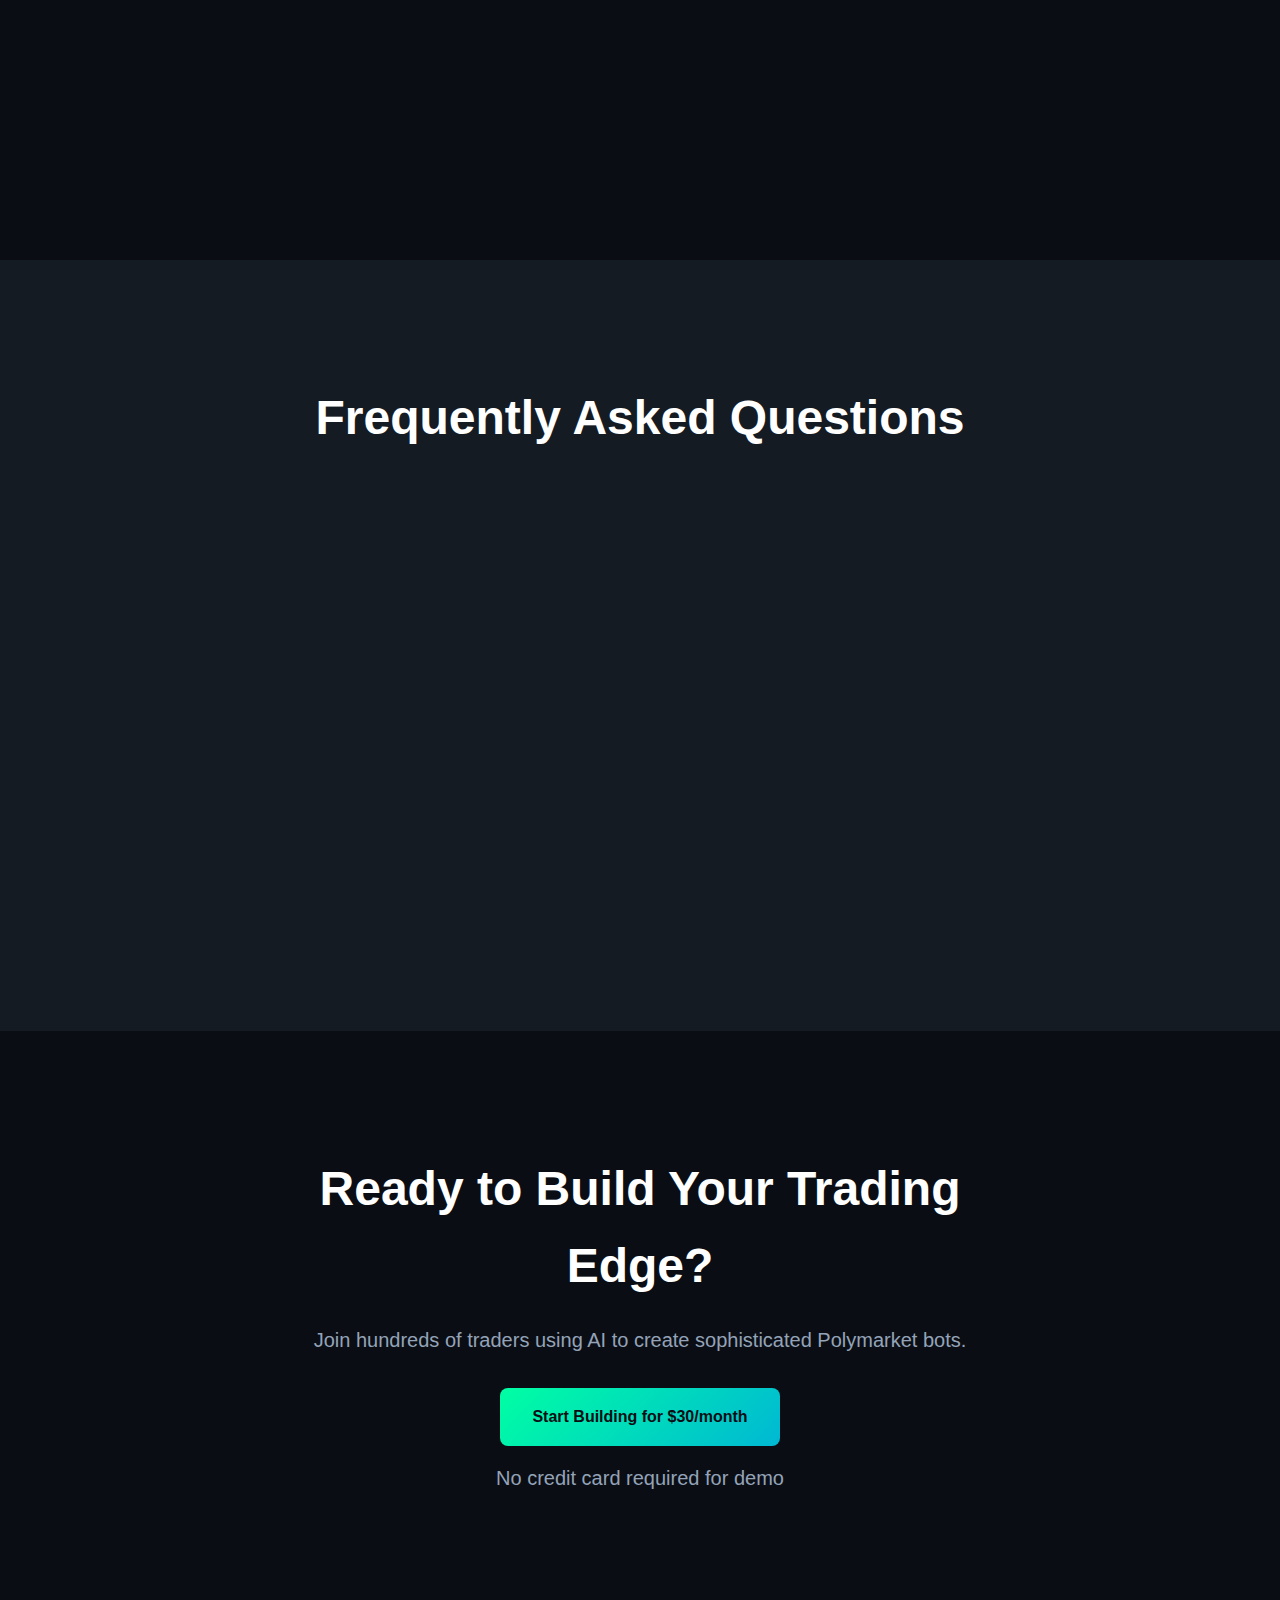
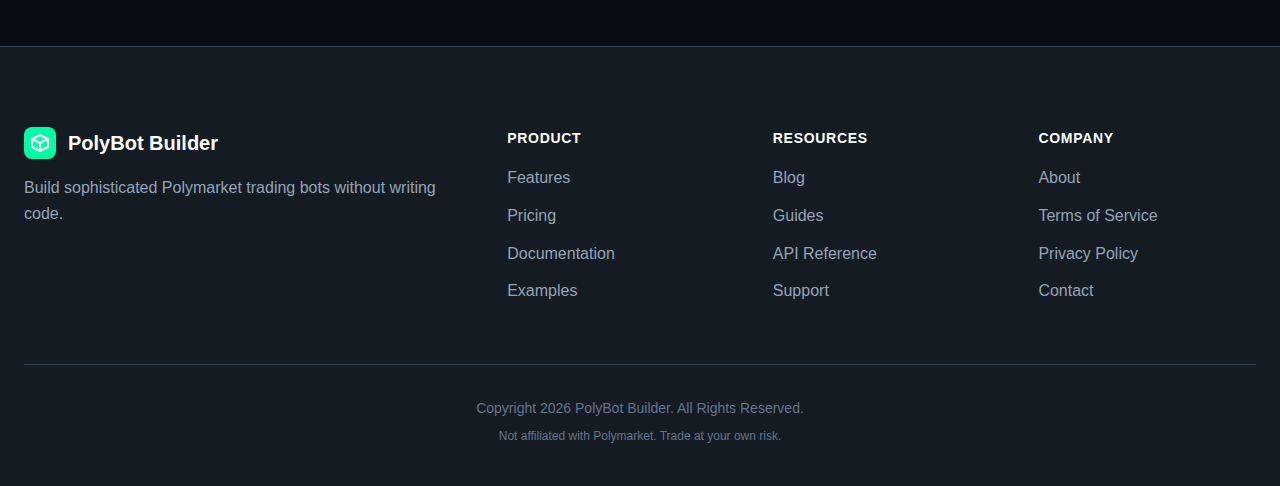
<file: builder.html>
<!DOCTYPE html>
<html lang="en">
<head>
    <meta charset="UTF-8">
    <meta name="viewport" content="width=device-width, initial-scale=1.0">
    <title>Bot Builder - PolyBot Builder</title>
    <link rel="stylesheet" href="styles.css">
    <link rel="stylesheet" href="builder.css">
    <link rel="preconnect" href="https://fonts.googleapis.com">
    <link rel="preconnect" href="https://fonts.gstatic.com" crossorigin>
    <link href="https://fonts.googleapis.com/css2?family=Be+Vietnam+Pro:wght@300;400;500;600;700;800&display=swap" rel="stylesheet">
</head>
<body class="builder-page">
    <!-- Sidebar -->
    <div class="sidebar" id="sidebar">
        <div class="sidebar-header">
            <button class="sidebar-logo" title="PolyBot Builder">
                <svg width="24" height="24" viewBox="0 0 32 32" fill="none" xmlns="http://www.w3.org/2000/svg">
                    <rect width="32" height="32" rx="8" fill="url(#gradient)"/>
                    <path d="M16 8L24 12V20L16 24L8 20V12L16 8Z" stroke="white" stroke-width="2" stroke-linecap="round" stroke-linejoin="round"/>
                    <path d="M16 16L24 12" stroke="white" stroke-width="2" stroke-linecap="round" stroke-linejoin="round"/>
                    <path d="M16 16V24" stroke="white" stroke-width="2" stroke-linecap="round" stroke-linejoin="round"/>
                    <path d="M16 16L8 12" stroke="white" stroke-width="2" stroke-linecap="round" stroke-linejoin="round"/>
                    <defs>
                        <linearGradient id="gradient" x1="0" y1="0" x2="32" y2="32">
                            <stop offset="0%" stop-color="#00FFA3"/>
                            <stop offset="100%" stop-color="#00B8D4"/>
                        </linearGradient>
                    </defs>
                </svg>
            </button>
            <button class="sidebar-toggle-btn" onclick="toggleSidebar()" title="Toggle sidebar">
                <svg width="20" height="20" viewBox="0 0 20 20" fill="none" stroke="currentColor" stroke-width="2">
                    <rect x="3" y="3" width="6" height="14" rx="1"/>
                    <path d="M10 6h7M10 10h7M10 14h7"/>
                </svg>
            </button>
        </div>

        <div class="sidebar-actions">
            <button class="sidebar-action-item" onclick="newChat()" title="New chat">
                <svg width="20" height="20" viewBox="0 0 20 20" fill="none" stroke="currentColor" stroke-width="2">
                    <path d="M4 10h12M10 4v12"/>
                </svg>
                <span class="sidebar-label">New chat</span>
            </button>
            <button class="sidebar-action-item" onclick="searchChats()" title="Search chats">
                <svg width="20" height="20" viewBox="0 0 20 20" fill="none" stroke="currentColor" stroke-width="2">
                    <circle cx="9" cy="9" r="6"/>
                    <path d="M13.5 13.5l4 4"/>
                </svg>
                <span class="sidebar-label">Search chats</span>
            </button>
        </div>

        <div class="chat-list" id="chatList">
            <!-- Chats will be dynamically added here -->
        </div>

        <div class="sidebar-footer">
            <button class="sidebar-menu-item" onclick="openSettings()">
                <svg width="20" height="20" viewBox="0 0 20 20" fill="none" stroke="currentColor" stroke-width="1.5">
                    <circle cx="10" cy="10" r="3"/>
                    <path d="M10 1v2M10 17v2M19 10h-2M3 10H1M16.5 16.5l-1.4-1.4M4.9 4.9L3.5 3.5M16.5 3.5l-1.4 1.4M4.9 15.1l-1.4 1.4"/>
                </svg>
                <span class="sidebar-label">Settings</span>
            </button>
            <button class="sidebar-menu-item" onclick="openAccount()">
                <svg width="20" height="20" viewBox="0 0 20 20" fill="none" stroke="currentColor" stroke-width="1.5">
                    <circle cx="10" cy="6" r="4"/>
                    <path d="M2 18a8 8 0 0116 0"/>
                </svg>
                <span class="sidebar-label">Account</span>
            </button>
        </div>
    </div>

    <!-- Main Content -->
    <div class="main-content" id="mainContent">
        <!-- Sidebar Toggle (shown when sidebar is collapsed) -->
        <button class="sidebar-toggle" id="sidebarToggle" onclick="toggleSidebar()">
            <svg width="20" height="20" viewBox="0 0 20 20" fill="none" stroke="currentColor" stroke-width="2" stroke-linecap="round">
                <line x1="3" y1="5" x2="17" y2="5"/>
                <line x1="3" y1="10" x2="17" y2="10"/>
                <line x1="3" y1="15" x2="17" y2="15"/>
            </svg>
        </button>

        <!-- Top Bar -->
        <div class="builder-topbar">
            <div class="topbar-left">
                <input type="text" id="botName" class="bot-name-input" placeholder="Untitled Bot" />
            </div>
            <div class="topbar-right">
                <span class="autosave-status" id="autosaveStatus">Last saved just now</span>
                <button class="btn-secondary btn-small" onclick="saveDraft()">Save Draft</button>
                <button class="btn-primary btn-small" onclick="exportBot()">Export Bot</button>
            </div>
        </div>

        <!-- Builder Interface -->
        <div class="builder-container">
            <!-- Left Pane: Chat -->
            <div class="builder-pane chat-pane">
                <!-- Full Screen Welcome (shown on new chat) -->
                <div class="welcome-screen" id="welcomeScreen">
                    <div class="welcome-content">
                        <div class="welcome-badge">
                            <span>New</span>
                            <span>Introducing PolyBot Builder →</span>
                        </div>
                        <h1 class="welcome-title">What's on your mind?</h1>
                        <div class="welcome-input-wrapper">
                            <button class="btn-attach-welcome" title="Attach file">
                                <svg width="20" height="20" viewBox="0 0 20 20" fill="none" stroke="currentColor" stroke-width="2">
                                    <path d="M10 3v14M3 10h14"/>
                                </svg>
                            </button>
                            <input
                                type="text"
                                id="welcomeInput"
                                class="welcome-input"
                                placeholder="Describe your trading strategy..."
                                onkeydown="handleWelcomeKeydown(event)"
                            />
                            <button class="btn-send-welcome" onclick="sendFromWelcome()" title="Send">
                                <svg width="20" height="20" viewBox="0 0 20 20" fill="none" stroke="currentColor" stroke-width="2">
                                    <path d="M2 10l16-8-8 16-2-6-6-2z"/>
                                </svg>
                            </button>
                        </div>
                        <div class="welcome-examples">
                            <button class="welcome-example" onclick="useWelcomeExample(this)">Create an arbitrage bot</button>
                            <button class="welcome-example" onclick="useWelcomeExample(this)">Build a market maker</button>
                            <button class="welcome-example" onclick="useWelcomeExample(this)">News-driven trading bot</button>
                        </div>
                    </div>
                </div>

                <!-- Chat Messages (hidden initially) -->
                <div class="chat-messages" id="chatMessages">
                    <!-- Messages will be added here dynamically -->
                </div>
                <div class="recommended-messages" id="recommendedMessages">
                    <!-- Dynamic recommended messages will appear here -->
                </div>
                <div class="chat-input-container">
                    <button class="btn-attach" title="Attach file">
                        <svg width="20" height="20" viewBox="0 0 20 20" fill="none" stroke="currentColor" stroke-width="2">
                            <path d="M10 3v14M3 10h14"/>
                        </svg>
                    </button>
                    <textarea
                        id="chatInput"
                        placeholder="Ask PolyBot Builder..."
                        rows="1"
                        onkeydown="handleChatKeydown(event)"
                        oninput="autoResizeTextarea(this)"
                    ></textarea>
                    <button class="btn-send" onclick="sendMessage()" id="sendButton">
                        <svg width="20" height="20" viewBox="0 0 20 20" fill="none" stroke="currentColor" stroke-width="2">
                            <path d="M2 10l16-8-8 16-2-6-6-2z"/>
                        </svg>
                    </button>
                </div>
            </div>

            <!-- Right Pane: Strategy View -->
            <div class="builder-pane strategy-pane">
                <div class="pane-header">
                    <div class="tab-toggle">
                        <button class="toggle-option active" onclick="switchRightTab('summary')">Summary</button>
                        <button class="toggle-option" onclick="switchRightTab('market')">Market</button>
                        <button class="toggle-option" onclick="switchRightTab('code')">Code</button>
                    </div>
                </div>

                <!-- Summary Tab -->
                <div class="tab-content active" id="summaryTab">
                    <div class="strategy-content">
                        <!-- Market Preview Card -->
                        <div class="glass-card market-preview-card" onclick="switchRightTab('market')">
                            <div class="card-header-inline">
                                <h3>Market Preview</h3>
                                <button class="btn-text-small" onclick="event.stopPropagation(); switchRightTab('market')">Open Market tab →</button>
                            </div>
                            <div class="market-mini-chart">
                                <canvas id="miniSparkline" width="300" height="60"></canvas>
                            </div>
                            <div class="book-snapshot">
                                <div class="book-item"><span class="label">Bid:</span> <span class="value">0.52</span></div>
                                <div class="book-item"><span class="label">Ask:</span> <span class="value">0.54</span></div>
                                <div class="book-item"><span class="label">Mid:</span> <span class="value">0.53</span></div>
                                <div class="book-item"><span class="label">Last:</span> <span class="value">0.53</span></div>
                                <div class="book-item"><span class="label">Spread:</span> <span class="value">0.02</span></div>
                                <div class="book-item"><span class="label">Volume:</span> <span class="value">$12.5K</span></div>
                            </div>
                        </div>

                        <!-- Bot Spec -->
                        <div class="glass-card">
                            <h3>Bot Spec</h3>

                            <div class="spec-row">
                                <span class="spec-label">Trigger</span>
                                <div class="spec-values">
                                    <span>Type: --</span>
                                    <span>Cadence: -- seconds</span>
                                    <span>Data: Not set</span>
                                </div>
                            </div>

                            <div class="spec-section">
                                <div class="spec-section-header">
                                    <span>Entry Rules</span>
                                    <button class="btn-icon-small">+</button>
                                </div>
                                <div class="rule-placeholder">No entry rules defined</div>
                            </div>

                            <div class="spec-section">
                                <div class="spec-section-header">
                                    <span>Exit Rules</span>
                                    <button class="btn-icon-small">+</button>
                                </div>
                                <div class="rule-placeholder">No exit rules defined</div>
                            </div>

                            <div class="spec-row">
                                <span class="spec-label">Sizing</span>
                                <div class="spec-values">
                                    <span>Mode: --</span>
                                    <span>Amount: --</span>
                                    <span>Max position: --</span>
                                </div>
                            </div>

                            <div class="spec-row">
                                <span class="spec-label">Risk Controls</span>
                                <div class="spec-values">
                                    <span>Max trades/day: --</span>
                                    <span>Daily loss cap: --</span>
                                    <span>Cooldown: --</span>
                                    <span>Max spread: --</span>
                                    <span>Slippage guard: --</span>
                                </div>
                            </div>
                        </div>

                        <!-- Connectors -->
                        <div class="glass-card">
                            <h3>Connectors</h3>
                            <div class="connector-list">
                                <label class="connector-toggle">
                                    <input type="checkbox" checked disabled>
                                    <span>Polymarket</span>
                                </label>
                                <label class="connector-toggle">
                                    <input type="checkbox">
                                    <span>RSS</span>
                                </label>
                                <label class="connector-toggle">
                                    <input type="checkbox">
                                    <span>Weather</span>
                                </label>
                                <label class="connector-toggle">
                                    <input type="checkbox">
                                    <span>X (Twitter)</span>
                                </label>
                                <label class="connector-toggle">
                                    <input type="checkbox">
                                    <span>Reddit</span>
                                </label>
                            </div>
                            <div class="connector-secrets">
                                <span class="spec-label">Required secrets:</span>
                                <span>1 (Polymarket API key)</span>
                            </div>
                        </div>

                        <!-- Validation -->
                        <div class="glass-card">
                            <h3>Validation</h3>
                            <div class="validation-chips">
                                <span class="chip chip-missing">3 Missing</span>
                                <span class="chip chip-warning">1 Warning</span>
                                <span class="chip chip-error">0 Errors</span>
                            </div>
                        </div>
                    </div>
                </div>

                <!-- Market Tab -->
                <div class="tab-content" id="marketTab">
                    <div class="strategy-content">
                        <div class="glass-card">
                            <h3>Market Selection</h3>
                            <p>Market search and full probability chart will appear here.</p>
                            <button class="btn-primary">Use this market</button>
                        </div>
                    </div>
                </div>

                <!-- Code Tab -->
                <div class="tab-content" id="codeTab">
                    <div class="strategy-content">
                        <div class="code-header-actions">
                            <button class="btn-icon" onclick="copyCode()" title="Copy code">
                                <svg width="16" height="16" viewBox="0 0 16 16" fill="none" stroke="currentColor" stroke-width="1.5">
                                    <rect x="5" y="5" width="9" height="9" rx="1"/>
                                    <path d="M3 11V3a1 1 0 011-1h8"/>
                                </svg>
                            </button>
                        </div>
                        <div class="code-content" id="codeContent">
                            <div class="code-placeholder">
                                <svg width="48" height="48" viewBox="0 0 48 48" fill="none" stroke="currentColor" stroke-width="2">
                                    <polyline points="16 18 22 24 16 30"/>
                                    <polyline points="32 18 26 24 32 30"/>
                                </svg>
                                <p>Your bot code will appear here</p>
                                <span>Start by describing your strategy in the chat</span>
                            </div>
                        </div>
                        <div class="code-status">
                            <span class="status-indicator"></span>
                            <span class="status-text">Ready</span>
                        </div>
                    </div>
                </div>
            </div>
        </div>
    </div>

    <!-- Chat Context Menu -->
    <div class="context-menu" id="contextMenu">
        <div class="context-menu-item" onclick="renameChat()">
            <svg width="14" height="14" viewBox="0 0 14 14" fill="none" stroke="currentColor" stroke-width="1.5">
                <path d="M7 2h5v5M12 2L5 9m-2 2l2-2"/>
            </svg>
            Rename
        </div>
        <div class="context-menu-item" onclick="pinChat()">
            <svg width="14" height="14" viewBox="0 0 14 14" fill="none" stroke="currentColor" stroke-width="1.5">
                <path d="M7 2v6M4 5l3 3 3-3"/>
            </svg>
            Pin
        </div>
        <div class="context-menu-item danger" onclick="deleteChat()">
            <svg width="14" height="14" viewBox="0 0 14 14" fill="none" stroke="currentColor" stroke-width="1.5">
                <path d="M2 4h10M5 4V2h4v2M3 4v8a1 1 0 001 1h6a1 1 0 001-1V4"/>
            </svg>
            Delete
        </div>
    </div>

    <script src="builder.js"></script>
</body>
</html>
</file>
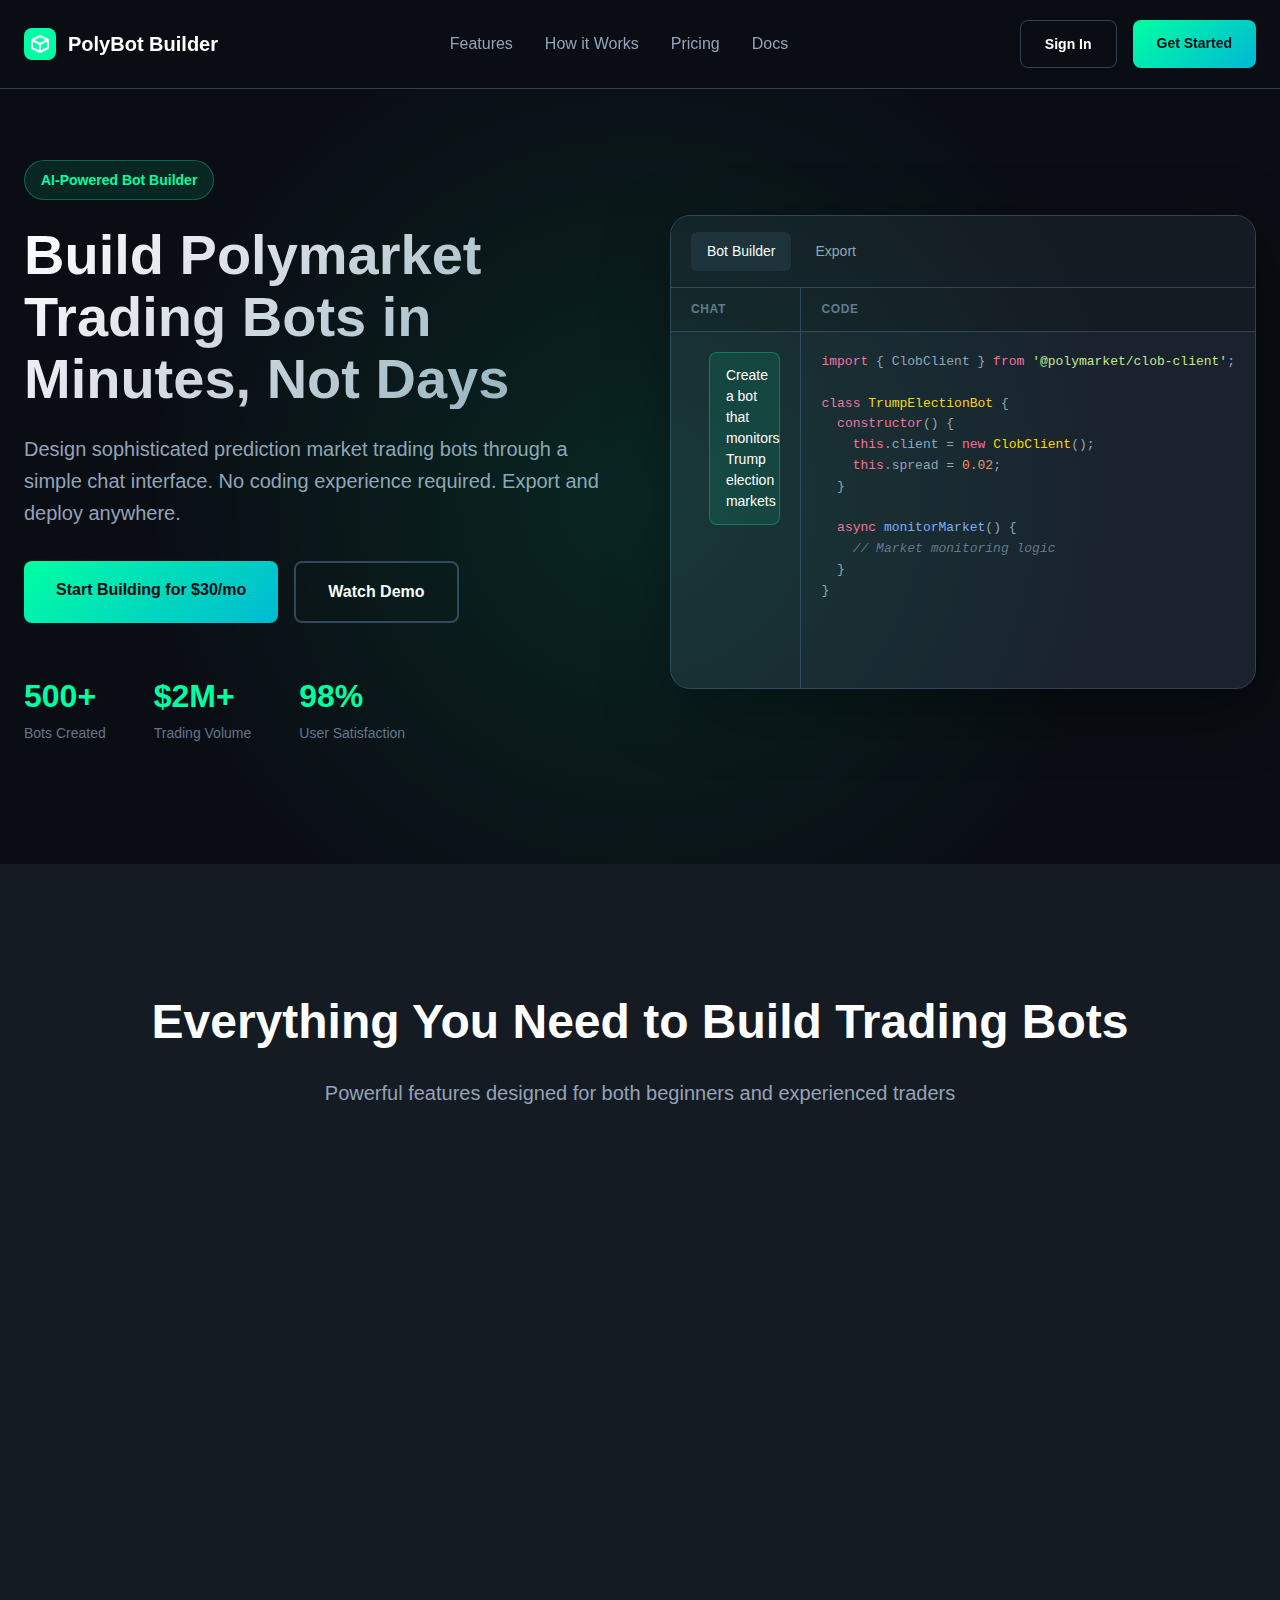
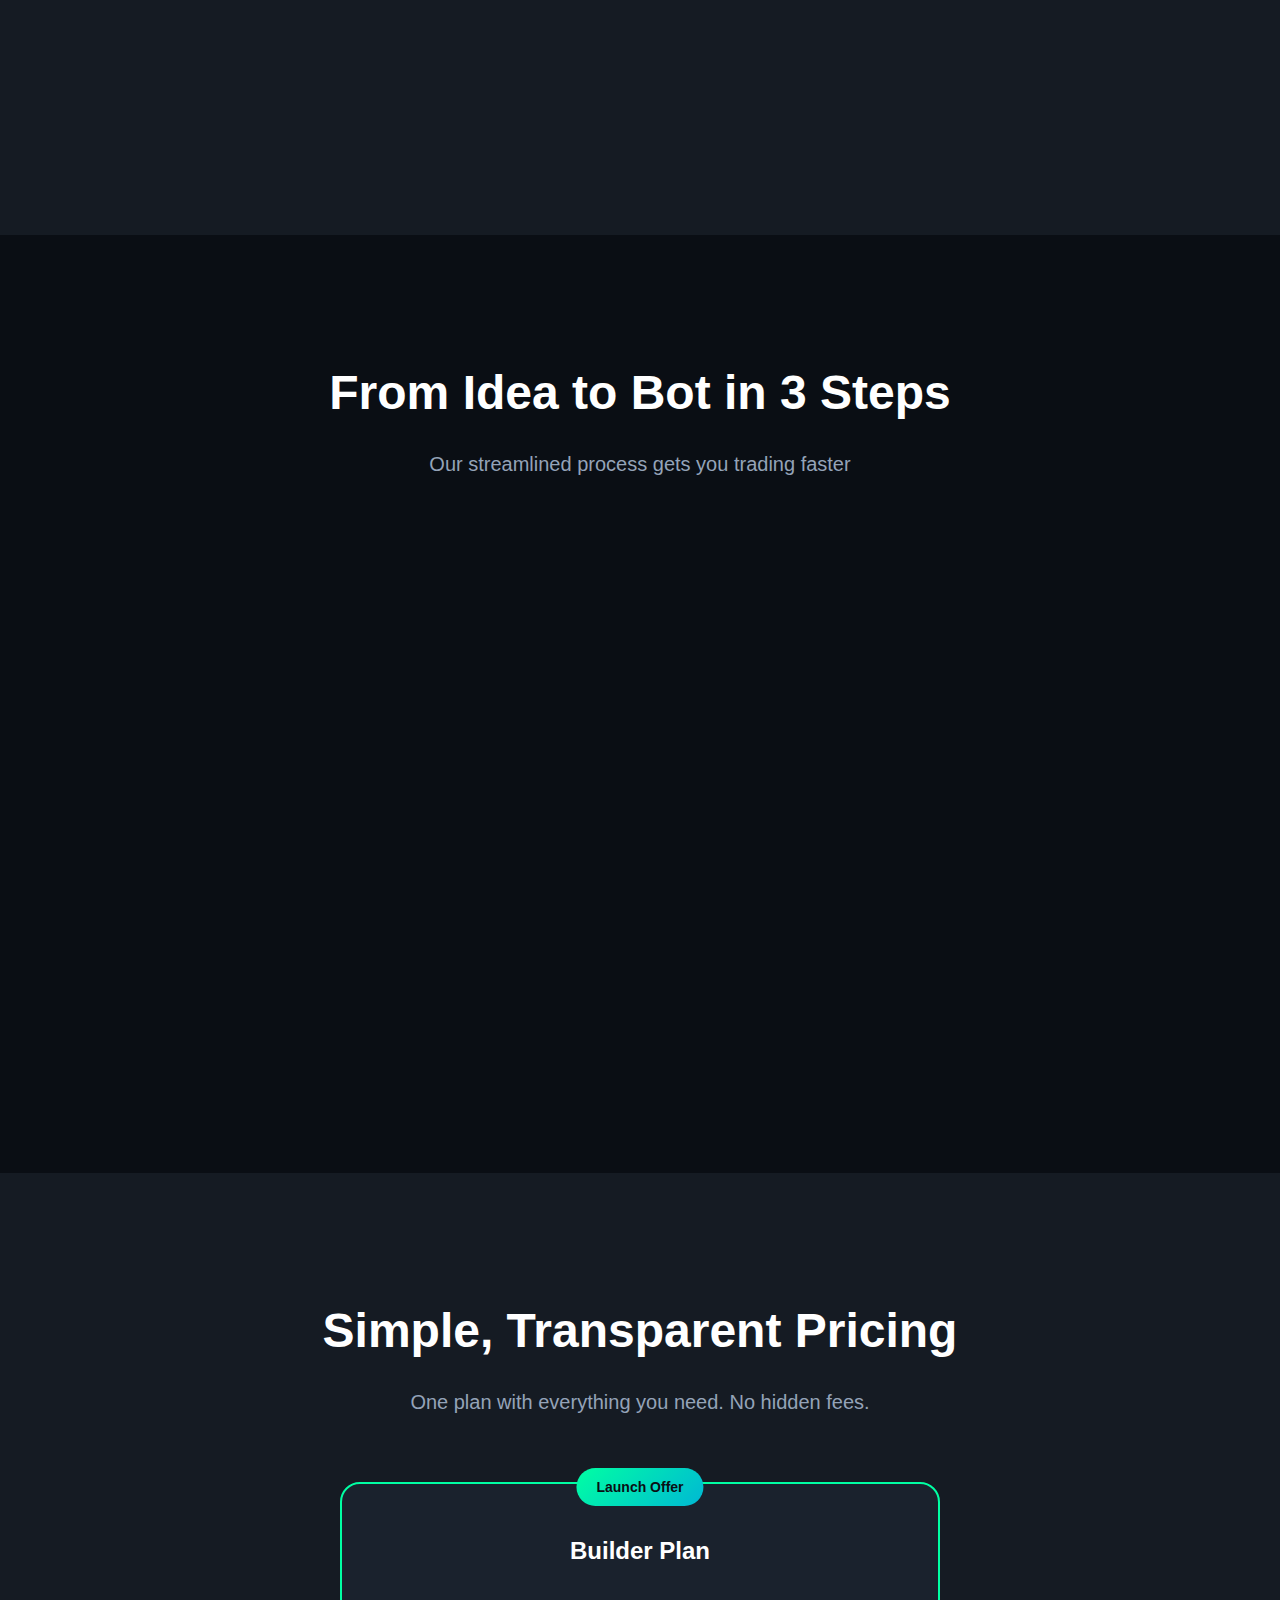
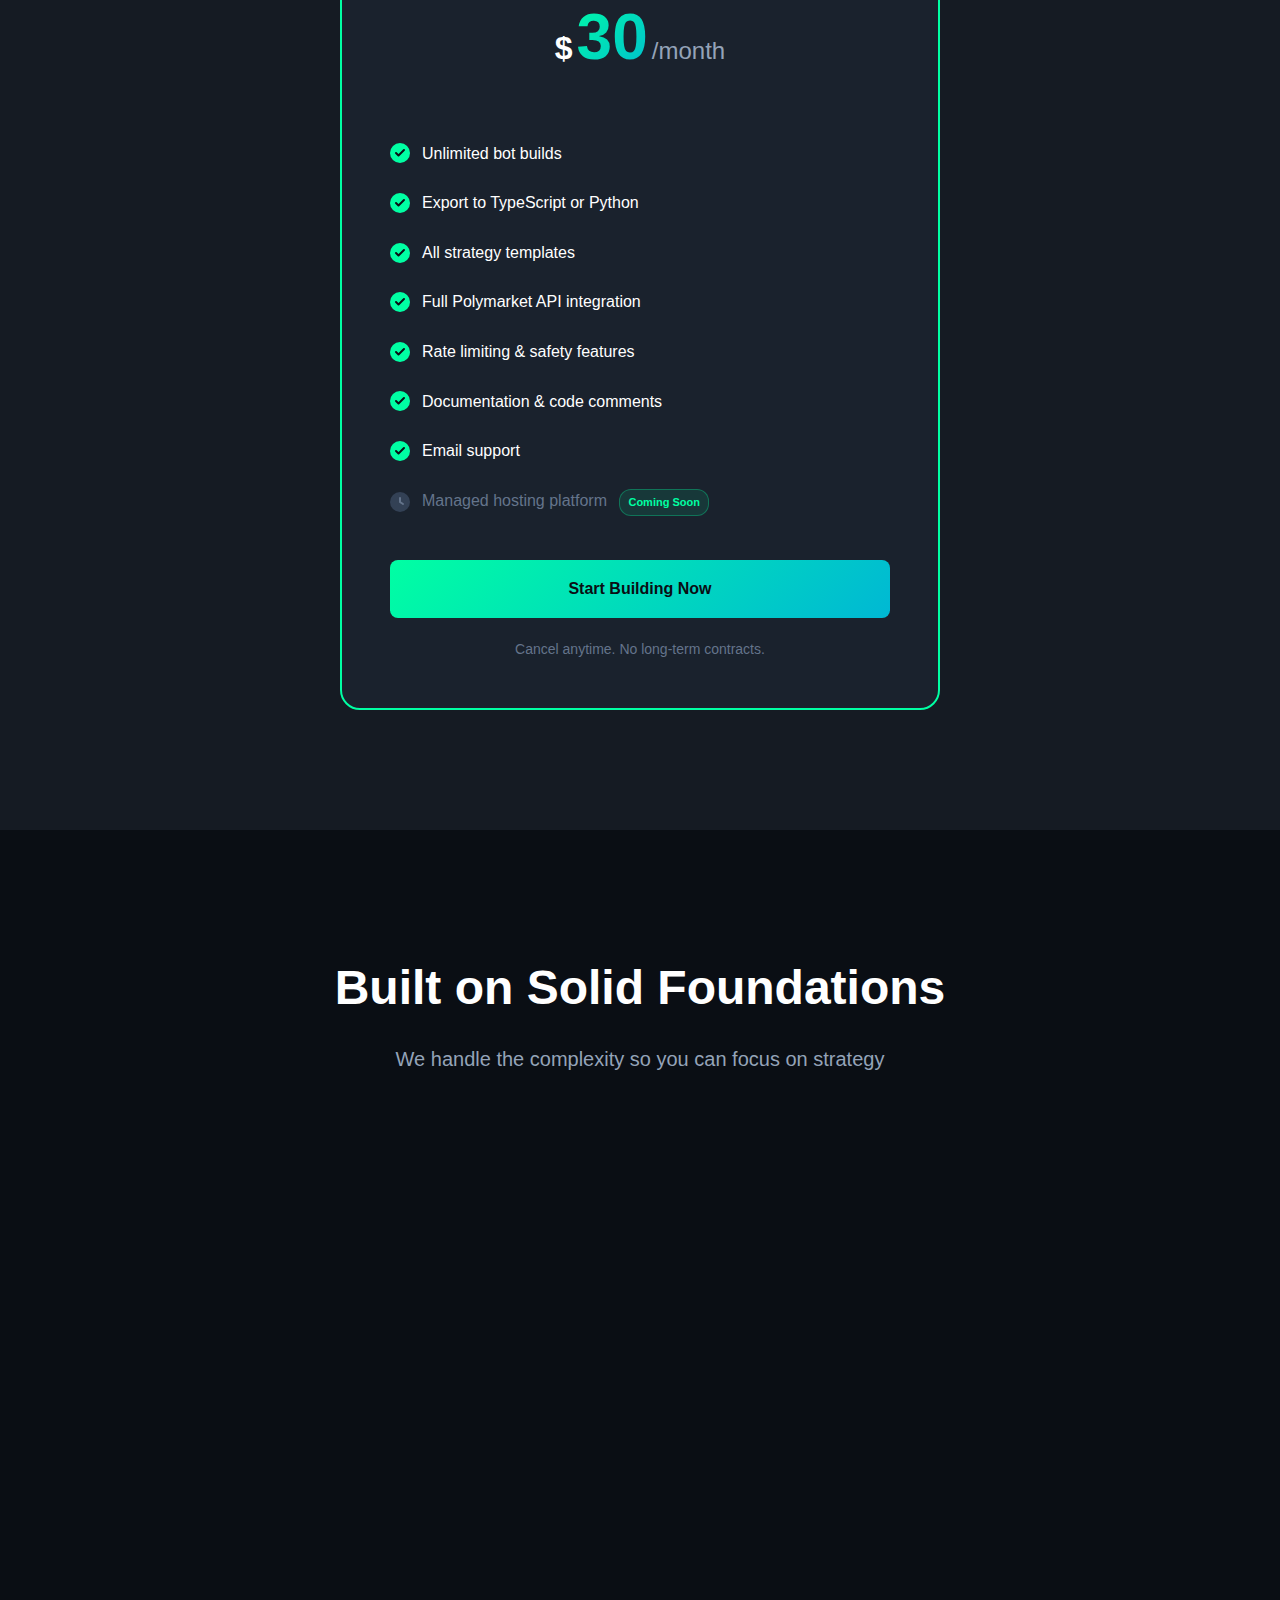
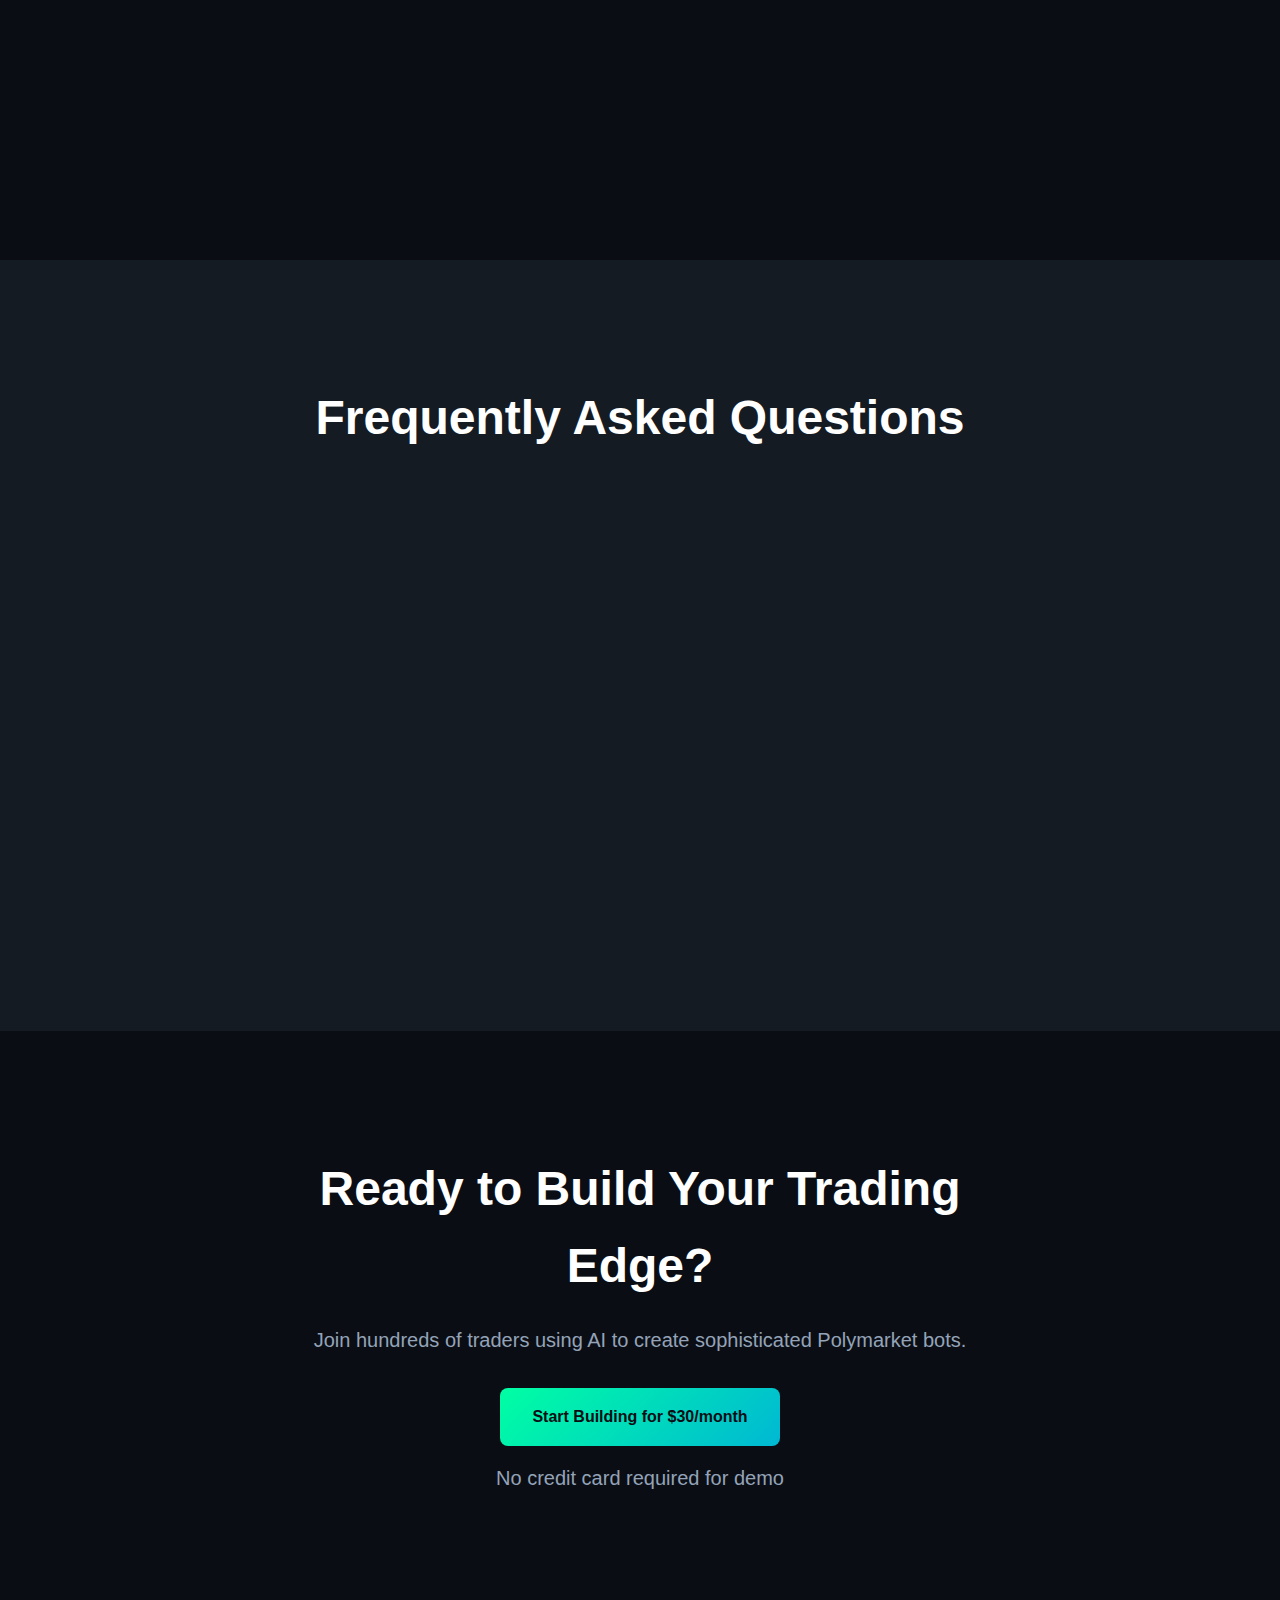
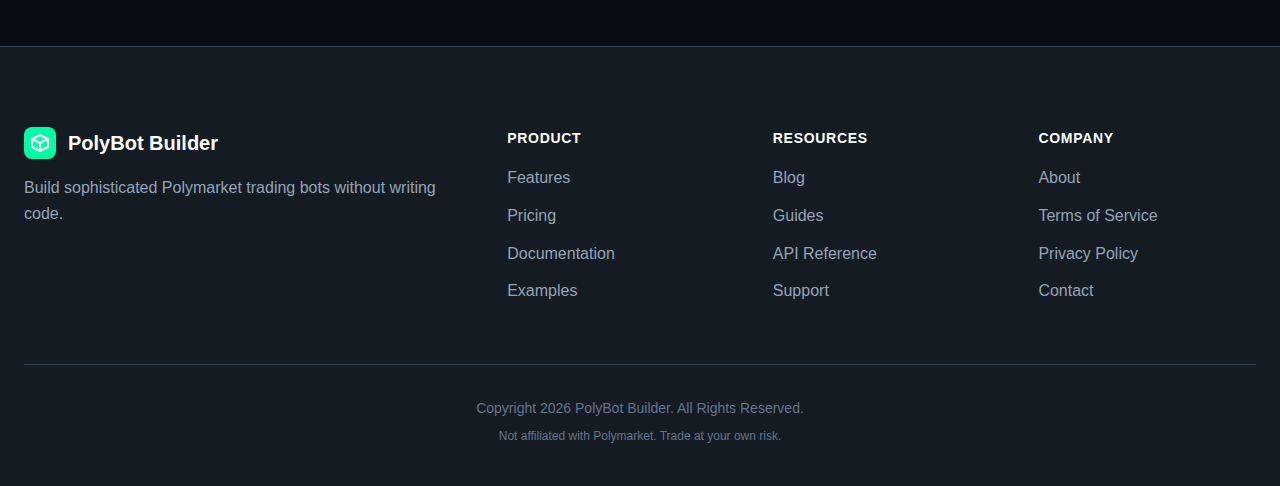
<file: dashboard.html>
<!DOCTYPE html>
<html lang="en">
<head>
    <meta charset="UTF-8">
    <meta name="viewport" content="width=device-width, initial-scale=1.0">
    <title>Dashboard - PolyBot Builder</title>
    <link rel="stylesheet" href="styles.css">
    <link rel="stylesheet" href="dashboard.css">
    <link rel="preconnect" href="https://fonts.googleapis.com">
    <link rel="preconnect" href="https://fonts.gstatic.com" crossorigin>
    <link href="https://fonts.googleapis.com/css2?family=Inter:wght@300;400;500;600;700;800&display=swap" rel="stylesheet">
</head>
<body>
    <!-- Navigation -->
    <nav class="navbar">
        <div class="container">
            <div class="nav-content">
                <div class="logo">
                    <svg width="32" height="32" viewBox="0 0 32 32" fill="none" xmlns="http://www.w3.org/2000/svg">
                        <rect width="32" height="32" rx="8" fill="url(#gradient)"/>
                        <path d="M16 8L24 12V20L16 24L8 20V12L16 8Z" stroke="white" stroke-width="2" stroke-linecap="round" stroke-linejoin="round"/>
                        <path d="M16 16L24 12" stroke="white" stroke-width="2" stroke-linecap="round" stroke-linejoin="round"/>
                        <path d="M16 16V24" stroke="white" stroke-width="2" stroke-linecap="round" stroke-linejoin="round"/>
                        <path d="M16 16L8 12" stroke="white" stroke-width="2" stroke-linecap="round" stroke-linejoin="round"/>
                        <defs>
                            <linearGradient id="gradient" x1="0" y1="0" x2="32" y2="32">
                                <stop offset="0%" stop-color="#00FFA3"/>
                                <stop offset="100%" stop-color="#00B8D4"/>
                            </linearGradient>
                        </defs>
                    </svg>
                    <span>PolyBot Builder</span>
                </div>
                <div class="nav-links">
                    <a href="index.html">Home</a>
                    <a href="#" class="active">Dashboard</a>
                </div>
                <div class="nav-actions">
                    <div class="user-menu">
                        <span class="user-email">user@example.com</span>
                        <button class="btn-secondary" onclick="logout()">Sign Out</button>
                    </div>
                </div>
            </div>
        </div>
    </nav>

    <!-- Dashboard Content -->
    <section class="dashboard-main">
        <div class="container">
            <div class="dashboard-header">
                <div>
                    <h1>Welcome Back!</h1>
                    <p>Build and export your Polymarket trading bots</p>
                </div>
                <button class="btn-primary btn-large" onclick="startNewBot()">+ New Bot</button>
            </div>

            <!-- Stats Cards -->
            <div class="stats-grid">
                <div class="stat-card">
                    <div class="stat-icon">🤖</div>
                    <div class="stat-info">
                        <span class="stat-value">0</span>
                        <span class="stat-label">Bots Created</span>
                    </div>
                </div>
                <div class="stat-card">
                    <div class="stat-icon">📦</div>
                    <div class="stat-info">
                        <span class="stat-value">0</span>
                        <span class="stat-label">Exports</span>
                    </div>
                </div>
                <div class="stat-card">
                    <div class="stat-icon">💳</div>
                    <div class="stat-info">
                        <span class="stat-value">Pro</span>
                        <span class="stat-label">Plan Status</span>
                    </div>
                </div>
                <div class="stat-card">
                    <div class="stat-icon">🔑</div>
                    <div class="stat-info">
                        <span class="stat-value">Active</span>
                        <span class="stat-label">API Access</span>
                    </div>
                </div>
            </div>

            <!-- Main Content Grid -->
            <div class="dashboard-grid">
                <!-- Recent Bots -->
                <div class="dashboard-card">
                    <div class="card-header">
                        <h2>Recent Bots</h2>
                        <button class="btn-text">View All</button>
                    </div>
                    <div class="empty-state">
                        <div class="empty-icon">🤖</div>
                        <h3>No bots yet</h3>
                        <p>Create your first trading bot to get started</p>
                        <button class="btn-primary" onclick="startNewBot()">Create First Bot</button>
                    </div>
                </div>

                <!-- Quick Actions -->
                <div class="dashboard-card">
                    <div class="card-header">
                        <h2>Quick Actions</h2>
                    </div>
                    <div class="action-list">
                        <div class="action-item" onclick="startNewBot()">
                            <div class="action-icon">✨</div>
                            <div class="action-content">
                                <h3>Create New Bot</h3>
                                <p>Build a bot from scratch or template</p>
                            </div>
                            <div class="action-arrow">→</div>
                        </div>
                        <div class="action-item" onclick="viewTemplates()">
                            <div class="action-icon">📋</div>
                            <div class="action-content">
                                <h3>Browse Templates</h3>
                                <p>Start with proven strategies</p>
                            </div>
                            <div class="action-arrow">→</div>
                        </div>
                        <div class="action-item" onclick="viewDocs()">
                            <div class="action-icon">📚</div>
                            <div class="action-content">
                                <h3>Documentation</h3>
                                <p>Learn how to use the platform</p>
                            </div>
                            <div class="action-arrow">→</div>
                        </div>
                        <div class="action-item" onclick="viewApiKeys()">
                            <div class="action-icon">🔑</div>
                            <div class="action-content">
                                <h3>API Keys</h3>
                                <p>Manage your platform API access</p>
                            </div>
                            <div class="action-arrow">→</div>
                        </div>
                    </div>
                </div>

                <!-- Getting Started -->
                <div class="dashboard-card full-width">
                    <div class="card-header">
                        <h2>Getting Started</h2>
                    </div>
                    <div class="getting-started-grid">
                        <div class="getting-started-item">
                            <div class="step-number">1</div>
                            <h3>Create Your First Bot</h3>
                            <p>Use our AI-powered chat to describe your trading strategy</p>
                        </div>
                        <div class="getting-started-item">
                            <div class="step-number">2</div>
                            <h3>Review the Code</h3>
                            <p>See the generated code in real-time, make adjustments as needed</p>
                        </div>
                        <div class="getting-started-item">
                            <div class="step-number">3</div>
                            <h3>Export & Deploy</h3>
                            <p>Download your bot and run it with your own Polymarket API keys</p>
                        </div>
                    </div>
                </div>

                <!-- Account Info -->
                <div class="dashboard-card">
                    <div class="card-header">
                        <h2>Account</h2>
                    </div>
                    <div class="account-info">
                        <div class="info-row">
                            <span class="info-label">Email</span>
                            <span class="info-value">user@example.com</span>
                        </div>
                        <div class="info-row">
                            <span class="info-label">Plan</span>
                            <span class="info-value">
                                <span class="badge-pro">Pro - $30/mo</span>
                            </span>
                        </div>
                        <div class="info-row">
                            <span class="info-label">Member Since</span>
                            <span class="info-value">January 2026</span>
                        </div>
                        <div class="info-row">
                            <span class="info-label">Platform API Key</span>
                            <span class="info-value mono">pb_••••••••••••••</span>
                        </div>
                    </div>
                    <div class="account-actions">
                        <button class="btn-secondary btn-full" onclick="manageSubscription()">Manage Subscription</button>
                        <button class="btn-outline btn-full" onclick="viewSettings()">Account Settings</button>
                    </div>
                </div>

                <!-- Resources -->
                <div class="dashboard-card">
                    <div class="card-header">
                        <h2>Resources</h2>
                    </div>
                    <div class="resource-list">
                        <a href="RESEARCH.md" class="resource-link">
                            <span>📖 Polymarket API Research</span>
                            <span class="resource-arrow">→</span>
                        </a>
                        <a href="IMPLEMENTATION-GUIDE.md" class="resource-link">
                            <span>🔧 Implementation Guide</span>
                            <span class="resource-arrow">→</span>
                        </a>
                        <a href="ARCHITECTURE.md" class="resource-link">
                            <span>🏗️ Security Architecture</span>
                            <span class="resource-arrow">→</span>
                        </a>
                        <a href="TERMS-OF-SERVICE.md" class="resource-link">
                            <span>📄 Terms of Service</span>
                            <span class="resource-arrow">→</span>
                        </a>
                    </div>
                </div>
            </div>
        </div>
    </section>

    <script>
        // Check if user is logged in
        if (!localStorage.getItem('isLoggedIn')) {
            window.location.href = 'index.html';
        }

        function logout() {
            localStorage.removeItem('isLoggedIn');
            window.location.href = 'index.html';
        }

        function startNewBot() {
            alert('Bot builder interface coming soon! This will open the chat-based code generation interface.');
        }

        function viewTemplates() {
            alert('Template library coming soon! Browse pre-built strategies like arbitrage, market making, and more.');
        }

        function viewDocs() {
            window.open('README.md', '_blank');
        }

        function viewApiKeys() {
            alert('API key management coming soon! Here you\'ll regenerate your platform API key for accessing free data sources.');
        }

        function manageSubscription() {
            alert('Subscription management coming soon! This will integrate with Stripe for billing management.');
        }

        function viewSettings() {
            alert('Account settings coming soon! Update your email, password, and preferences.');
        }
    </script>
</body>
</html>
</file>
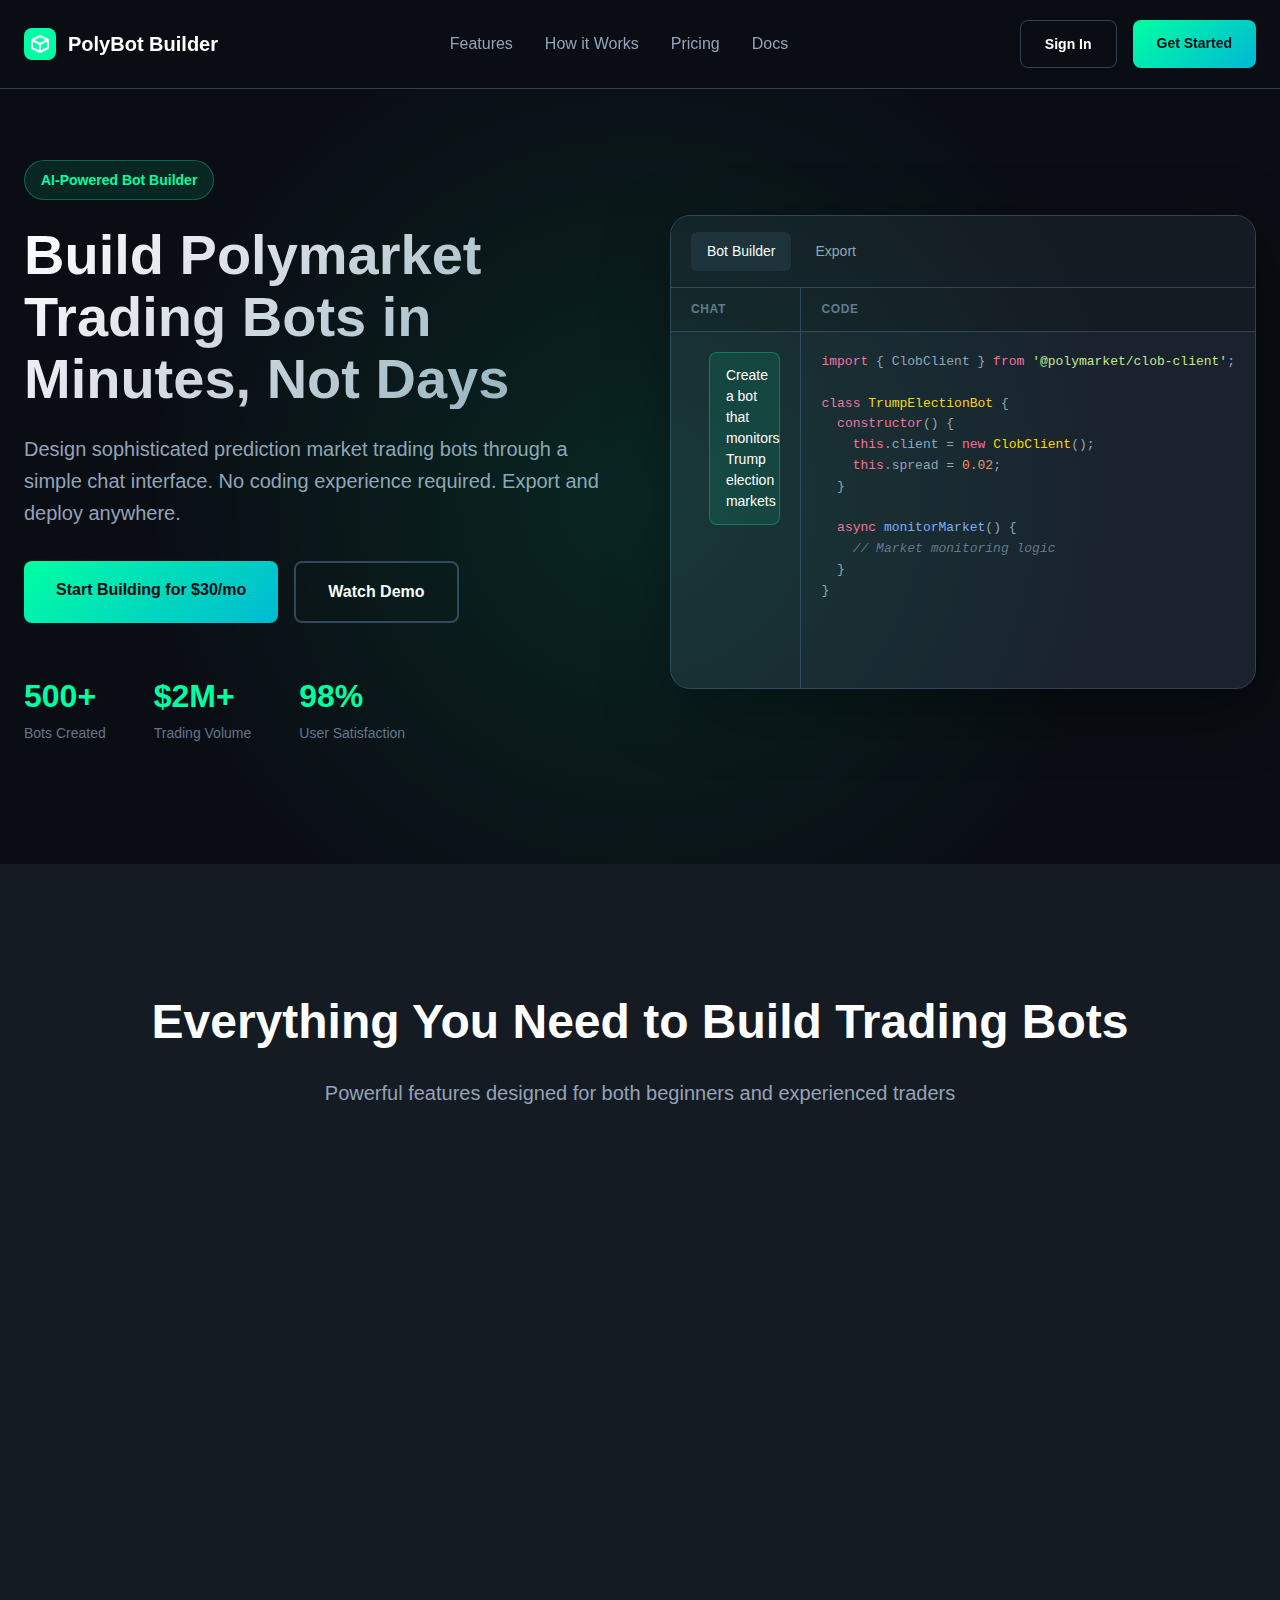
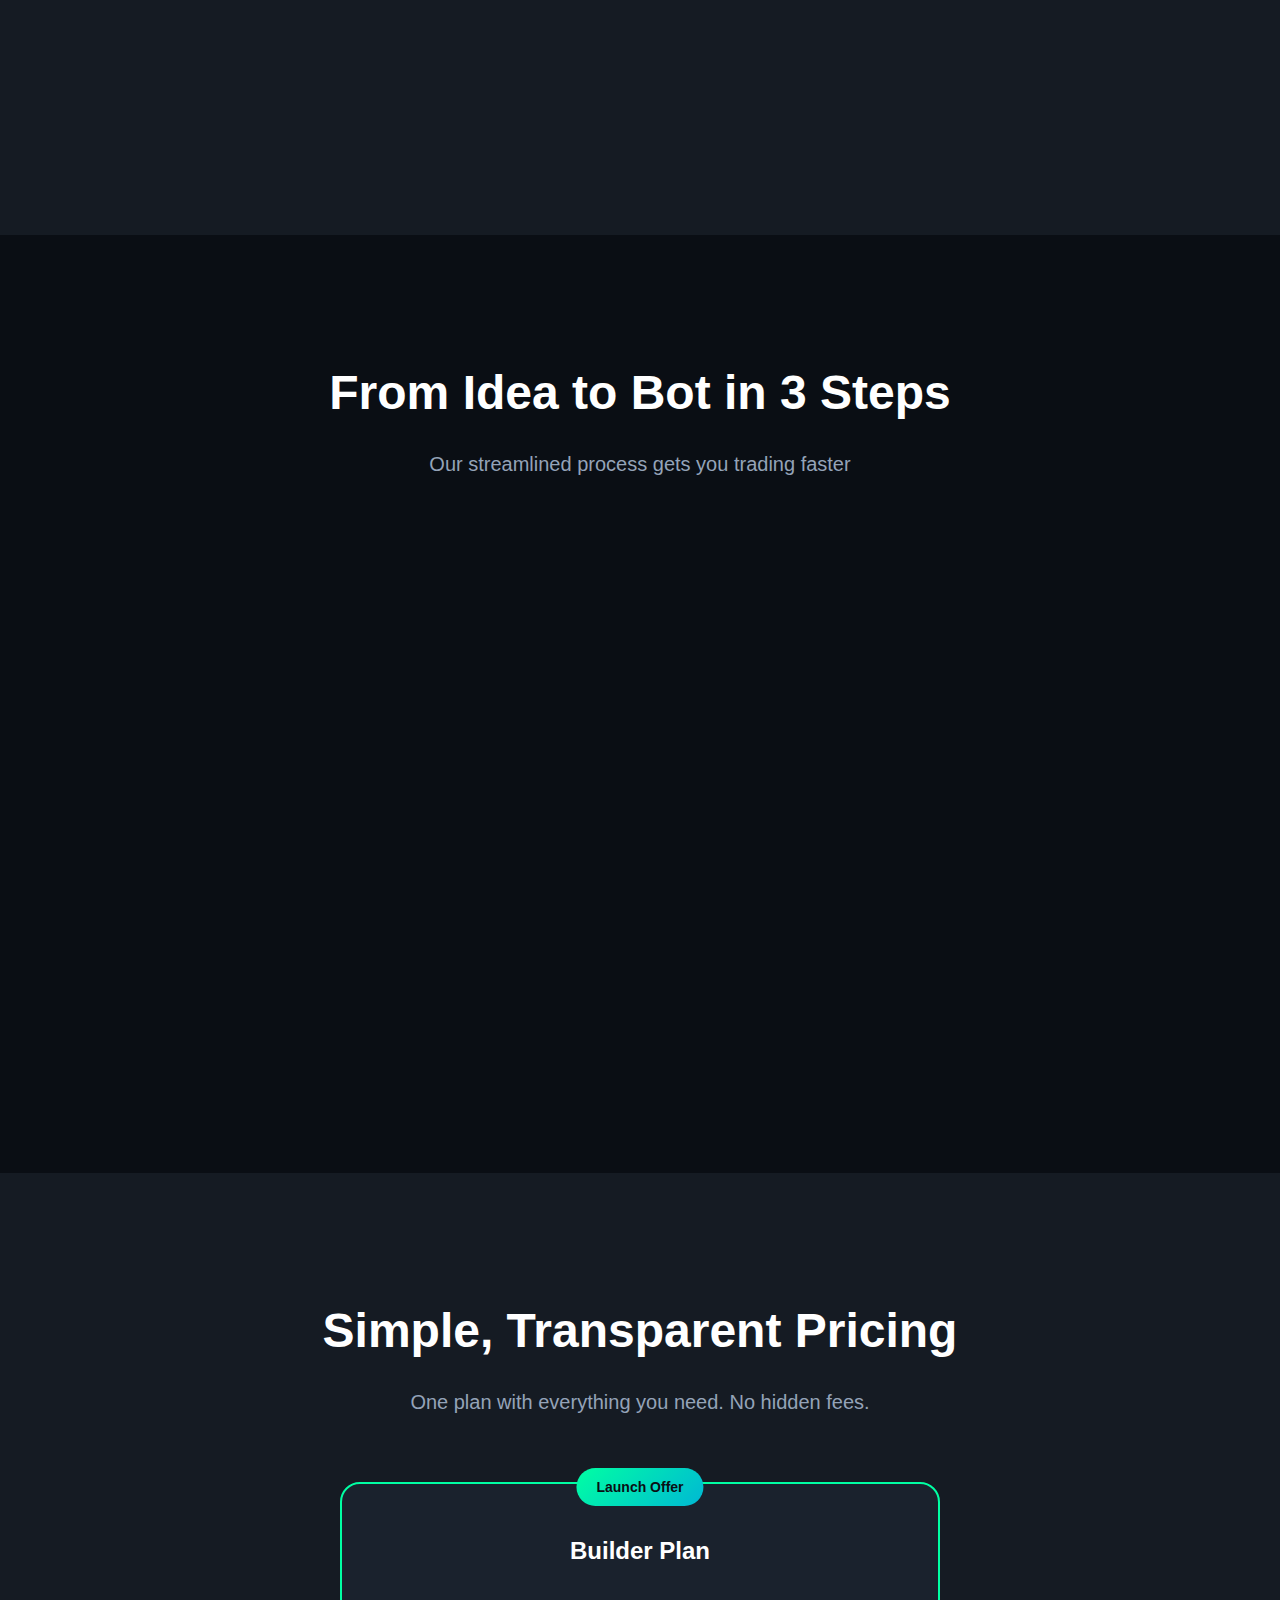
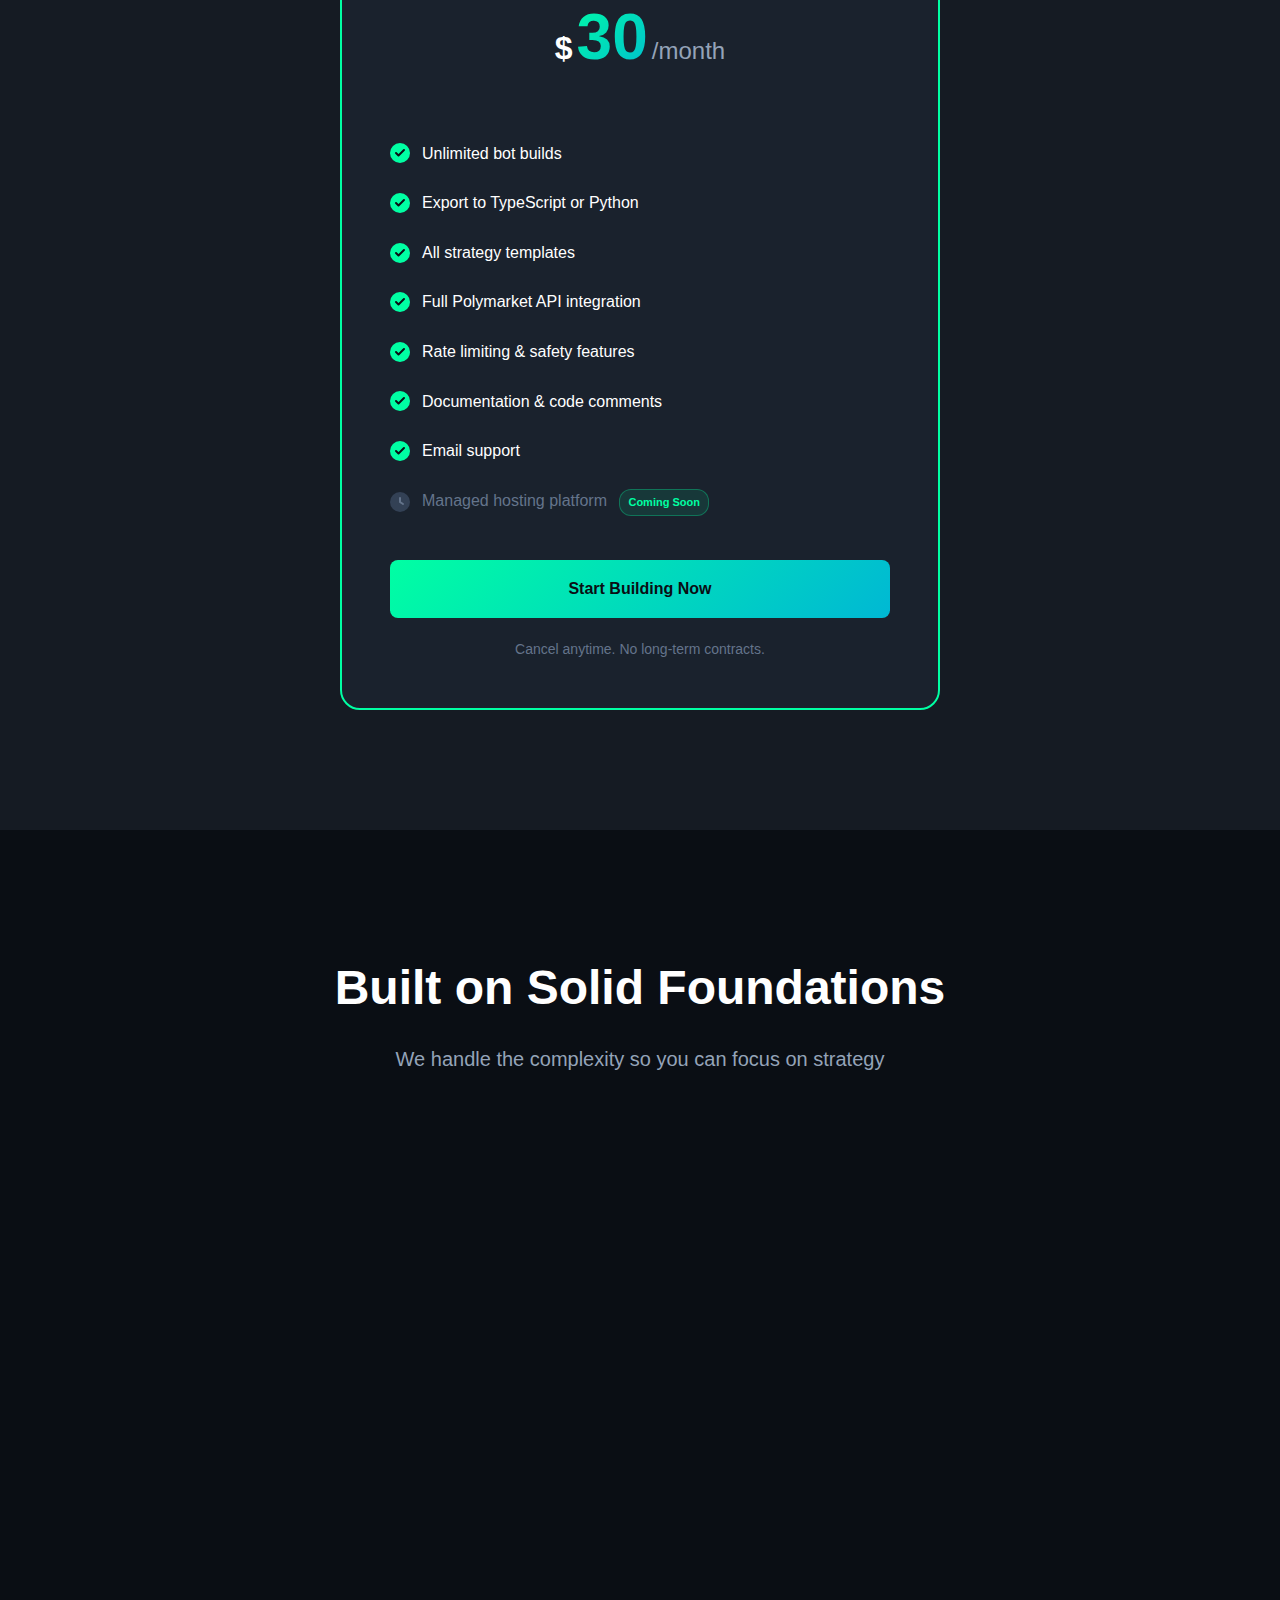
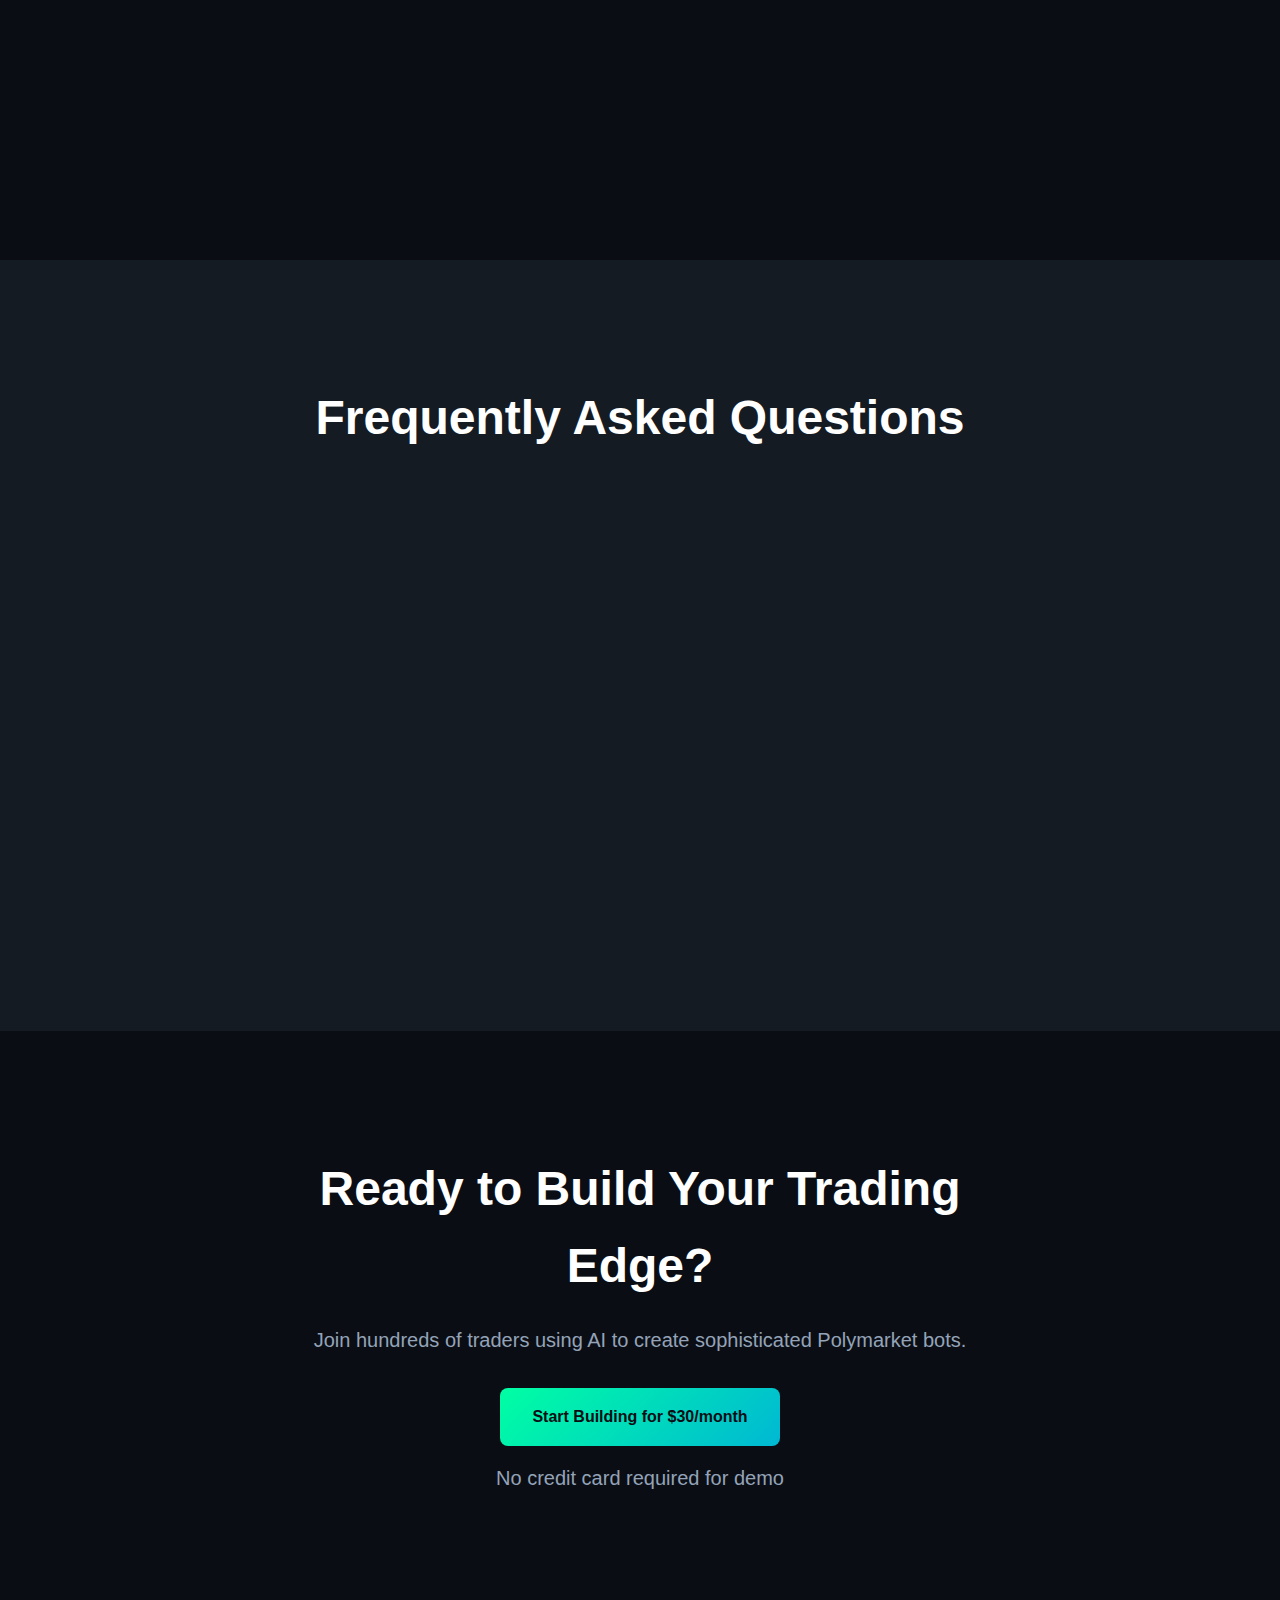
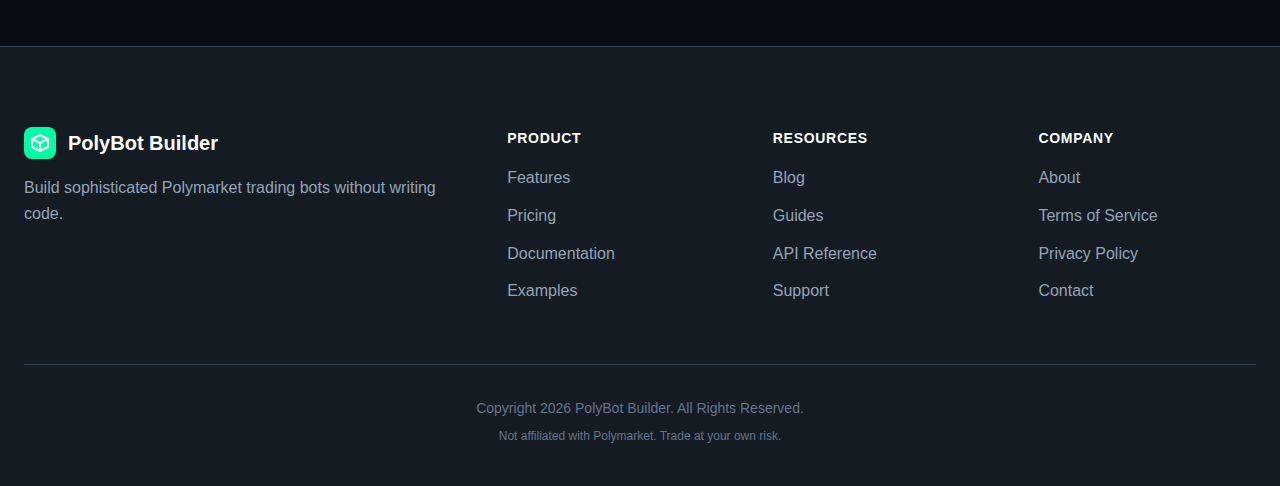
<file: settings.html>
<!DOCTYPE html>
<html lang="en">
<head>
    <meta charset="UTF-8">
    <meta name="viewport" content="width=device-width, initial-scale=1.0">
    <title>Settings - PolyBot Builder</title>
    <link rel="stylesheet" href="styles.css">
    <link rel="stylesheet" href="dashboard.css">
    <link rel="preconnect" href="https://fonts.googleapis.com">
    <link rel="preconnect" href="https://fonts.gstatic.com" crossorigin>
    <link href="https://fonts.googleapis.com/css2?family=Be+Vietnam+Pro:wght@300;400;500;600;700;800&display=swap" rel="stylesheet">
</head>
<body>
    <!-- Navigation -->
    <nav class="navbar">
        <div class="container">
            <div class="nav-content">
                <div class="logo">
                    <svg width="32" height="32" viewBox="0 0 32 32" fill="none" xmlns="http://www.w3.org/2000/svg">
                        <rect width="32" height="32" rx="8" fill="url(#gradient)"/>
                        <path d="M16 8L24 12V20L16 24L8 20V12L16 8Z" stroke="white" stroke-width="2" stroke-linecap="round" stroke-linejoin="round"/>
                        <path d="M16 16L24 12" stroke="white" stroke-width="2" stroke-linecap="round" stroke-linejoin="round"/>
                        <path d="M16 16V24" stroke="white" stroke-width="2" stroke-linecap="round" stroke-linejoin="round"/>
                        <path d="M16 16L8 12" stroke="white" stroke-width="2" stroke-linecap="round" stroke-linejoin="round"/>
                        <defs>
                            <linearGradient id="gradient" x1="0" y1="0" x2="32" y2="32">
                                <stop offset="0%" stop-color="#00FFA3"/>
                                <stop offset="100%" stop-color="#00B8D4"/>
                            </linearGradient>
                        </defs>
                    </svg>
                    <span>PolyBot Builder</span>
                </div>
                <div class="nav-links">
                    <a href="index.html">Home</a>
                    <a href="builder.html">Builder</a>
                </div>
                <div class="nav-actions">
                    <div class="user-menu">
                        <span class="user-email">user@example.com</span>
                        <button class="btn-secondary" onclick="logout()">Sign Out</button>
                    </div>
                </div>
            </div>
        </div>
    </nav>

    <!-- Settings Content -->
    <section class="dashboard-main">
        <div class="container">
            <div class="dashboard-header">
                <div>
                    <h1>Settings</h1>
                    <p>Manage your preferences and configurations</p>
                </div>
            </div>

            <div class="dashboard-grid">
                <div class="dashboard-card full-width">
                    <div class="card-header">
                        <h2>Theme Preferences</h2>
                    </div>
                    <div class="account-info">
                        <div class="info-row">
                            <span class="info-label">Theme</span>
                            <span class="info-value">Dark Mode (Default)</span>
                        </div>
                    </div>
                </div>

                <div class="dashboard-card full-width">
                    <div class="card-header">
                        <h2>Export Options</h2>
                    </div>
                    <div class="account-info">
                        <div class="info-row">
                            <span class="info-label">Default Language</span>
                            <span class="info-value">Python</span>
                        </div>
                        <div class="info-row">
                            <span class="info-label">Include Documentation</span>
                            <span class="info-value">Yes</span>
                        </div>
                    </div>
                </div>

                <div class="dashboard-card full-width">
                    <div class="card-header">
                        <h2>Notification Settings</h2>
                    </div>
                    <div class="account-info">
                        <div class="info-row">
                            <span class="info-label">Email Notifications</span>
                            <span class="info-value">Enabled</span>
                        </div>
                        <div class="info-row">
                            <span class="info-label">Bot Export Alerts</span>
                            <span class="info-value">Enabled</span>
                        </div>
                    </div>
                </div>
            </div>
        </div>
    </section>

    <script>
        if (!localStorage.getItem('isLoggedIn')) {
            window.location.href = 'index.html';
        }

        function logout() {
            localStorage.removeItem('isLoggedIn');
            window.location.href = 'index.html';
        }
    </script>
</body>
</html>
</file>
<file: dashboard.css>
/* Dashboard Specific Styles */

.dashboard-main {
    padding: 120px 0 80px;
    min-height: 100vh;
}

.dashboard-header {
    display: flex;
    justify-content: space-between;
    align-items: center;
    margin-bottom: 40px;
}

.dashboard-header h1 {
    font-size: 36px;
    font-weight: 800;
    margin-bottom: 8px;
}

.dashboard-header p {
    color: var(--text-secondary);
    font-size: 16px;
}

.user-menu {
    display: flex;
    align-items: center;
    gap: 16px;
}

.user-email {
    color: var(--text-secondary);
    font-size: 14px;
}

/* Stats Grid */
.stats-grid {
    display: grid;
    grid-template-columns: repeat(4, 1fr);
    gap: 24px;
    margin-bottom: 40px;
}

.stat-card {
    background: var(--bg-card);
    border: 1px solid var(--border-color);
    border-radius: var(--border-radius);
    padding: 24px;
    display: flex;
    align-items: center;
    gap: 16px;
    transition: var(--transition);
}

.stat-card:hover {
    border-color: var(--accent-primary);
    transform: translateY(-2px);
}

.stat-icon {
    font-size: 32px;
    width: 48px;
    height: 48px;
    display: flex;
    align-items: center;
    justify-content: center;
    background: rgba(0, 255, 163, 0.1);
    border-radius: 12px;
}

.stat-info {
    display: flex;
    flex-direction: column;
}

.stat-value {
    font-size: 28px;
    font-weight: 700;
    color: var(--text-primary);
    line-height: 1;
    margin-bottom: 4px;
}

.stat-label {
    font-size: 12px;
    color: var(--text-tertiary);
    text-transform: uppercase;
    letter-spacing: 0.05em;
}

/* Dashboard Grid */
.dashboard-grid {
    display: grid;
    grid-template-columns: repeat(2, 1fr);
    gap: 24px;
}

.dashboard-card {
    background: var(--bg-card);
    border: 1px solid var(--border-color);
    border-radius: var(--border-radius);
    padding: 32px;
}

.dashboard-card.full-width {
    grid-column: 1 / -1;
}

.card-header {
    display: flex;
    justify-content: space-between;
    align-items: center;
    margin-bottom: 24px;
}

.card-header h2 {
    font-size: 20px;
    font-weight: 700;
}

.btn-text {
    background: none;
    border: none;
    color: var(--accent-primary);
    font-size: 14px;
    font-weight: 600;
    cursor: pointer;
    transition: var(--transition);
}

.btn-text:hover {
    color: var(--accent-secondary);
}

/* Empty State */
.empty-state {
    text-align: center;
    padding: 40px 20px;
}

.empty-icon {
    font-size: 64px;
    margin-bottom: 16px;
}

.empty-state h3 {
    font-size: 18px;
    font-weight: 700;
    margin-bottom: 8px;
}

.empty-state p {
    color: var(--text-secondary);
    margin-bottom: 24px;
}

/* Action List */
.action-list {
    display: flex;
    flex-direction: column;
    gap: 16px;
}

.action-item {
    display: flex;
    align-items: center;
    gap: 16px;
    padding: 16px;
    background: var(--bg-secondary);
    border: 1px solid var(--border-color);
    border-radius: 8px;
    cursor: pointer;
    transition: var(--transition);
}

.action-item:hover {
    border-color: var(--accent-primary);
    background: var(--bg-tertiary);
}

.action-icon {
    font-size: 24px;
    width: 40px;
    height: 40px;
    display: flex;
    align-items: center;
    justify-content: center;
    background: rgba(0, 255, 163, 0.1);
    border-radius: 8px;
    flex-shrink: 0;
}

.action-content {
    flex: 1;
}

.action-content h3 {
    font-size: 16px;
    font-weight: 600;
    margin-bottom: 4px;
}

.action-content p {
    font-size: 14px;
    color: var(--text-secondary);
}

.action-arrow {
    font-size: 20px;
    color: var(--text-tertiary);
    flex-shrink: 0;
}

/* Getting Started */
.getting-started-grid {
    display: grid;
    grid-template-columns: repeat(3, 1fr);
    gap: 24px;
}

.getting-started-item {
    text-align: center;
    padding: 24px;
}

.step-number {
    width: 48px;
    height: 48px;
    background: var(--accent-gradient);
    color: var(--bg-primary);
    border-radius: 50%;
    display: flex;
    align-items: center;
    justify-content: center;
    font-size: 24px;
    font-weight: 700;
    margin: 0 auto 16px;
}

.getting-started-item h3 {
    font-size: 16px;
    font-weight: 700;
    margin-bottom: 8px;
}

.getting-started-item p {
    font-size: 14px;
    color: var(--text-secondary);
    line-height: 1.6;
}

/* Account Info */
.account-info {
    display: flex;
    flex-direction: column;
    gap: 16px;
    margin-bottom: 24px;
}

.info-row {
    display: flex;
    justify-content: space-between;
    align-items: center;
    padding: 12px 0;
    border-bottom: 1px solid var(--border-color);
}

.info-row:last-child {
    border-bottom: none;
}

.info-label {
    font-size: 14px;
    color: var(--text-secondary);
    font-weight: 500;
}

.info-value {
    font-size: 14px;
    color: var(--text-primary);
    font-weight: 600;
}

.info-value.mono {
    font-family: 'Monaco', 'Courier New', monospace;
    font-size: 12px;
}

.badge-pro {
    background: var(--accent-gradient);
    color: var(--bg-primary);
    padding: 4px 12px;
    border-radius: 12px;
    font-size: 12px;
    font-weight: 700;
}

.account-actions {
    display: flex;
    flex-direction: column;
    gap: 12px;
}

/* Resource List */
.resource-list {
    display: flex;
    flex-direction: column;
    gap: 12px;
}

.resource-link {
    display: flex;
    justify-content: space-between;
    align-items: center;
    padding: 12px 16px;
    background: var(--bg-secondary);
    border: 1px solid var(--border-color);
    border-radius: 8px;
    text-decoration: none;
    color: var(--text-primary);
    transition: var(--transition);
}

.resource-link:hover {
    border-color: var(--accent-primary);
    background: var(--bg-tertiary);
}

.resource-arrow {
    color: var(--text-tertiary);
}

/* Responsive */
@media (max-width: 1024px) {
    .stats-grid {
        grid-template-columns: repeat(2, 1fr);
    }

    .dashboard-grid {
        grid-template-columns: 1fr;
    }

    .getting-started-grid {
        grid-template-columns: 1fr;
    }
}

@media (max-width: 768px) {
    .dashboard-header {
        flex-direction: column;
        align-items: flex-start;
        gap: 16px;
    }

    .stats-grid {
        grid-template-columns: 1fr;
    }

    .user-menu {
        flex-direction: column;
        align-items: flex-start;
        gap: 8px;
    }
}
</file>
<file: builder.css>
/* Bot Builder Specific Styles */

.builder-page {
    margin: 0;
    padding: 0;
    height: 100vh;
    overflow: hidden;
    background: var(--bg-primary);
    display: flex;
}

/* Sidebar */
.sidebar {
    width: 260px;
    background: var(--bg-secondary);
    border-right: 1px solid var(--border-color);
    display: flex;
    flex-direction: column;
    transition: margin-left 0.3s ease;
    position: relative;
    z-index: 100;
}

.sidebar.collapsed {
    margin-left: -260px;
}

.sidebar-header {
    padding: 16px;
    border-bottom: 1px solid var(--border-color);
    display: flex;
    flex-direction: column;
    gap: 12px;
}

.logo-toggle {
    background: transparent;
    border: none;
    cursor: pointer;
    padding: 0;
    display: flex;
    align-items: center;
    position: relative;
    transition: var(--transition);
}

.logo-toggle svg:first-child {
    display: block;
}

.logo-toggle .sidebar-icon {
    display: none;
    position: absolute;
    top: 50%;
    left: 50%;
    transform: translate(-50%, -50%);
    color: var(--text-primary);
}

.logo-toggle:hover svg:first-child {
    opacity: 0;
}

.logo-toggle:hover .sidebar-icon {
    display: block;
}

.btn-new-chat {
    width: 100%;
    padding: 10px 16px;
    background: transparent;
    border: 1px solid var(--border-color);
    color: var(--text-primary);
    border-radius: 8px;
    font-size: 14px;
    font-weight: 600;
    cursor: pointer;
    display: flex;
    align-items: center;
    justify-content: center;
    gap: 8px;
    transition: var(--transition);
    font-family: inherit;
}

.btn-new-chat:hover {
    background: var(--bg-tertiary);
    border-color: var(--accent-primary);
}

/* Chat List */
.chat-list {
    flex: 1;
    overflow-y: auto;
    padding: 8px;
}

.chat-item {
    padding: 10px 12px;
    margin-bottom: 4px;
    border-radius: 8px;
    cursor: pointer;
    transition: var(--transition);
    display: flex;
    align-items: center;
    justify-content: space-between;
    gap: 8px;
    position: relative;
}

.chat-item:hover {
    background: var(--bg-tertiary);
}

.chat-item.active {
    background: var(--bg-tertiary);
}

.chat-item.pinned {
    border-left: 2px solid var(--accent-primary);
}

.chat-item-content {
    flex: 1;
    min-width: 0;
}

.chat-item-title {
    font-size: 14px;
    font-weight: 500;
    color: var(--text-primary);
    white-space: nowrap;
    overflow: hidden;
    text-overflow: ellipsis;
}

.chat-item-preview {
    font-size: 12px;
    color: var(--text-tertiary);
    white-space: nowrap;
    overflow: hidden;
    text-overflow: ellipsis;
}

.chat-item-actions {
    opacity: 0;
    transition: var(--transition);
}

.chat-item:hover .chat-item-actions {
    opacity: 1;
}

.chat-item-menu-btn {
    width: 24px;
    height: 24px;
    padding: 4px;
    background: transparent;
    border: none;
    color: var(--text-secondary);
    cursor: pointer;
    border-radius: 4px;
    display: flex;
    align-items: center;
    justify-content: center;
    transition: var(--transition);
}

.chat-item-menu-btn:hover {
    background: var(--bg-card);
    color: var(--text-primary);
}

/* Sidebar Footer */
.sidebar-footer {
    padding: 8px;
    border-top: 1px solid var(--border-color);
}

.sidebar-menu-item {
    width: 100%;
    padding: 10px 12px;
    background: transparent;
    border: none;
    color: var(--text-secondary);
    font-size: 14px;
    font-weight: 500;
    cursor: pointer;
    border-radius: 8px;
    display: flex;
    align-items: center;
    gap: 10px;
    transition: var(--transition);
    font-family: inherit;
    margin-bottom: 4px;
}

.sidebar-menu-item:hover {
    background: var(--bg-tertiary);
    color: var(--text-primary);
}

/* Sidebar Toggle */
.sidebar-toggle {
    position: absolute;
    top: 10px;
    left: 16px;
    width: 40px;
    height: 40px;
    padding: 8px;
    background: transparent;
    border: none;
    color: var(--text-secondary);
    cursor: pointer;
    transition: var(--transition);
    z-index: 10;
    display: none;
    align-items: center;
    justify-content: center;
}

.sidebar.collapsed + .main-content .sidebar-toggle {
    display: flex;
}

.sidebar-toggle:hover {
    color: var(--text-primary);
}

/* Main Content */
.main-content {
    flex: 1;
    display: flex;
    flex-direction: column;
    min-width: 0;
}

/* Top Bar */
.builder-topbar {
    height: 60px;
    background: var(--bg-secondary);
    border-bottom: 1px solid var(--border-color);
    display: flex;
    justify-content: space-between;
    align-items: center;
    padding: 0 24px;
}

.topbar-left {
    flex: 1;
}

.bot-name-input {
    background: transparent;
    border: 1px solid transparent;
    color: var(--text-primary);
    font-size: 16px;
    font-weight: 600;
    padding: 8px 12px;
    border-radius: 6px;
    transition: var(--transition);
    font-family: inherit;
    width: 300px;
}

.bot-name-input:hover {
    background: var(--bg-tertiary);
    border-color: var(--border-color);
}

.bot-name-input:focus {
    outline: none;
    background: var(--bg-tertiary);
    border-color: var(--accent-primary);
}

.topbar-right {
    display: flex;
    align-items: center;
    gap: 12px;
}

.btn-small {
    padding: 8px 16px;
    font-size: 14px;
}

/* Autosave Toggle */
.autosave-toggle {
    display: flex;
    align-items: center;
    gap: 8px;
    cursor: pointer;
    user-select: none;
}

.autosave-toggle input[type="checkbox"] {
    display: none;
}

.toggle-slider {
    width: 40px;
    height: 22px;
    background: var(--bg-tertiary);
    border: 1px solid var(--border-color);
    border-radius: 11px;
    position: relative;
    transition: var(--transition);
}

.toggle-slider::before {
    content: '';
    position: absolute;
    width: 16px;
    height: 16px;
    background: var(--text-secondary);
    border-radius: 50%;
    top: 2px;
    left: 2px;
    transition: var(--transition);
}

.autosave-toggle input[type="checkbox"]:checked + .toggle-slider {
    background: rgba(0, 255, 163, 0.2);
    border-color: var(--accent-primary);
}

.autosave-toggle input[type="checkbox"]:checked + .toggle-slider::before {
    background: var(--accent-primary);
    transform: translateX(18px);
}

.toggle-label {
    font-size: 14px;
    color: var(--text-secondary);
    font-weight: 500;
}

/* Builder Container */
.builder-container {
    display: grid;
    grid-template-columns: 1fr 1fr;
    height: calc(100vh - 60px);
}

/* Panes */
.builder-pane {
    display: flex;
    flex-direction: column;
    background: var(--bg-primary);
}

.chat-pane {
    border-right: 1px solid var(--border-color);
}

/* Pane Headers */
.pane-header {
    padding: 16px 24px;
    border-bottom: 1px solid var(--border-color);
    background: var(--bg-secondary);
    display: flex;
    justify-content: space-between;
    align-items: center;
}

.header-tabs {
    display: flex;
    gap: 4px;
}

.header-tabs .tab {
    padding: 6px 12px;
    background: transparent;
    border: none;
    color: var(--text-secondary);
    font-size: 13px;
    font-weight: 600;
    cursor: pointer;
    border-radius: 6px;
    transition: var(--transition);
    font-family: inherit;
}

.header-tabs .tab:hover {
    background: var(--bg-tertiary);
    color: var(--text-primary);
}

.header-tabs .tab.active {
    background: var(--bg-primary);
    color: var(--accent-primary);
}

.code-actions {
    display: flex;
    align-items: center;
    gap: 12px;
}

.btn-icon {
    background: transparent;
    border: none;
    color: var(--text-secondary);
    cursor: pointer;
    padding: 6px;
    border-radius: 6px;
    display: flex;
    align-items: center;
    justify-content: center;
    transition: var(--transition);
}

.btn-icon:hover {
    background: var(--bg-tertiary);
    color: var(--text-primary);
}

/* Chat Messages */
.chat-messages {
    flex: 1;
    overflow-y: auto;
    padding: 24px;
    display: flex;
    flex-direction: column;
    gap: 20px;
}

/* Welcome Message */
.welcome-message {
    text-align: center;
    padding: 40px 20px;
}

.welcome-message h2 {
    font-size: 28px;
    font-weight: 700;
    margin-bottom: 12px;
}

.welcome-message p {
    font-size: 16px;
    color: var(--text-secondary);
    margin-bottom: 32px;
}

.example-prompts {
    display: flex;
    flex-direction: column;
    gap: 12px;
    max-width: 500px;
    margin: 0 auto;
}

.example-prompt {
    padding: 14px 18px;
    background: var(--bg-secondary);
    border: 1px solid var(--border-color);
    color: var(--text-primary);
    font-size: 14px;
    font-weight: 400;
    cursor: pointer;
    border-radius: 10px;
    transition: var(--transition);
    text-align: left;
    font-family: inherit;
}

.example-prompt:hover {
    background: var(--bg-tertiary);
    border-color: var(--accent-primary);
}

/* Message Bubbles - Clean Design */
.message {
    display: flex;
    flex-direction: column;
    max-width: 80%;
    animation: slideIn 0.3s ease;
    border: none;
    outline: none;
}

@keyframes slideIn {
    from {
        opacity: 0;
        transform: translateY(10px);
    }
    to {
        opacity: 1;
        transform: translateY(0);
    }
}

.message.user {
    align-self: flex-end;
}

.message.assistant {
    align-self: flex-start;
}

.message-content {
    background: var(--bg-secondary);
    border-radius: 16px;
    padding: 12px 16px;
    font-size: 14px;
    line-height: 1.6;
    border: none;
    outline: none;
    box-shadow: none;
}

.message.user .message-content {
    background: rgba(0, 255, 163, 0.15);
    color: var(--text-primary);
    border: none;
    outline: none;
    box-shadow: none;
}

.message-content p {
    margin: 0 0 8px 0;
}

.message-content p:last-child {
    margin-bottom: 0;
}

.message-content ul {
    margin: 8px 0 0 0;
    padding-left: 20px;
}

.message-content li {
    margin: 4px 0;
    color: var(--text-secondary);
}

/* Chat Input */
.chat-input-container {
    padding: 20px 24px;
    border-top: 1px solid var(--border-color);
    background: var(--bg-secondary);
    display: flex;
    align-items: flex-end;
    gap: 12px;
    flex-shrink: 0;
    min-height: 84px;
}

#chatInput {
    flex: 1;
    background: var(--bg-primary);
    border: 1px solid var(--border-color);
    color: var(--text-primary);
    padding: 12px 16px;
    border-radius: 12px;
    font-size: 14px;
    line-height: 1.5;
    resize: none;
    max-height: 200px;
    min-height: 44px;
    font-family: inherit;
}

#chatInput:focus {
    outline: none;
    border-color: var(--accent-primary);
}

.btn-send {
    width: 44px;
    height: 44px;
    padding: 0;
    background: var(--accent-primary);
    color: var(--bg-primary);
    border: none;
    border-radius: 12px;
    cursor: pointer;
    display: flex;
    align-items: center;
    justify-content: center;
    transition: var(--transition);
    flex-shrink: 0;
}

.btn-send:hover {
    background: var(--accent-secondary);
    transform: scale(1.05);
}

.btn-send:disabled {
    opacity: 0.5;
    cursor: not-allowed;
    transform: none;
}

/* Code Content */
.code-content {
    flex: 1;
    overflow-y: auto;
    background: var(--bg-primary);
    position: relative;
}

.code-placeholder {
    position: absolute;
    top: 50%;
    left: 50%;
    transform: translate(-50%, -50%);
    text-align: center;
    color: var(--text-tertiary);
}

.code-placeholder svg {
    margin-bottom: 16px;
}

.code-placeholder p {
    font-size: 16px;
    font-weight: 600;
    color: var(--text-secondary);
    margin-bottom: 8px;
}

.code-placeholder span {
    font-size: 13px;
}

.code-editor {
    padding: 24px;
    font-family: 'Monaco', 'Courier New', monospace;
    font-size: 13px;
    line-height: 1.8;
}

.code-editor pre {
    margin: 0;
}

.code-editor code {
    color: var(--text-secondary);
}

/* Code Syntax Highlighting */
.keyword {
    color: #FF6B9D;
}

.string {
    color: #C3E88D;
}

.number {
    color: #F78C6C;
}

.comment {
    color: var(--text-tertiary);
    font-style: italic;
}

.class-name {
    color: #FFD700;
}

.function {
    color: #82AAFF;
}

/* Code Status Bar */
.code-status {
    padding: 12px 24px;
    border-top: 1px solid var(--border-color);
    background: var(--bg-secondary);
    display: flex;
    align-items: center;
    gap: 8px;
    font-size: 12px;
    color: var(--text-tertiary);
    min-height: 44px;
    flex-shrink: 0;
}

.status-indicator {
    width: 8px;
    height: 8px;
    border-radius: 50%;
    background: var(--accent-primary);
}

.status-indicator.generating {
    animation: pulse 1.5s infinite;
}

@keyframes pulse {
    0%, 100% {
        opacity: 1;
    }
    50% {
        opacity: 0.5;
    }
}

/* Context Menu */
.context-menu {
    position: fixed;
    background: var(--bg-card);
    border: 1px solid var(--border-color);
    border-radius: 8px;
    padding: 4px;
    box-shadow: 0 4px 16px rgba(0, 0, 0, 0.3);
    z-index: 1000;
    display: none;
}

.context-menu.active {
    display: block;
}

.context-menu-item {
    padding: 8px 12px;
    font-size: 13px;
    font-weight: 500;
    color: var(--text-primary);
    cursor: pointer;
    border-radius: 4px;
    transition: var(--transition);
    display: flex;
    align-items: center;
    gap: 8px;
}

.context-menu-item:hover {
    background: var(--bg-tertiary);
}

.context-menu-item.danger {
    color: #ff5555;
}

.context-menu-item.danger:hover {
    background: rgba(255, 85, 85, 0.1);
}

/* Responsive */
@media (max-width: 1024px) {
    .builder-container {
        grid-template-columns: 1fr;
        grid-template-rows: 1fr 1fr;
    }

    .chat-pane {
        border-right: none;
        border-bottom: 1px solid var(--border-color);
    }

    .sidebar {
        position: fixed;
        top: 0;
        left: 0;
        bottom: 0;
        z-index: 100;
    }

    .sidebar.collapsed {
        margin-left: -260px;
    }

    .sidebar-toggle {
        display: flex;
    }
}

@media (max-width: 768px) {
    .builder-topbar {
        padding: 0 16px;
    }

    .bot-name-input {
        width: 200px;
        font-size: 14px;
    }

    .example-prompts {
        max-width: 100%;
    }
}

/* Scrollbar Styling */
.chat-list::-webkit-scrollbar,
.chat-messages::-webkit-scrollbar,
.code-content::-webkit-scrollbar {
    width: 6px;
}

.chat-list::-webkit-scrollbar-track,
.chat-messages::-webkit-scrollbar-track,
.code-content::-webkit-scrollbar-track {
    background: transparent;
}

.chat-list::-webkit-scrollbar-thumb,
.chat-messages::-webkit-scrollbar-thumb,
.code-content::-webkit-scrollbar-thumb {
    background: var(--border-color);
    border-radius: 3px;
}

.chat-list::-webkit-scrollbar-thumb:hover,
.chat-messages::-webkit-scrollbar-thumb:hover,
.code-content::-webkit-scrollbar-thumb:hover {
    background: var(--accent-primary);
}
</file>
<file: styles.css>
/* Reset & Base Styles */
* {
    margin: 0;
    padding: 0;
    box-sizing: border-box;
}

:root {
    --bg-primary: #0A0E14;
    --bg-secondary: #151B23;
    --bg-tertiary: #1F2937;
    --bg-card: #1A222D;

    --text-primary: #FFFFFF;
    --text-secondary: #94A3B8;
    --text-tertiary: #64748B;

    --accent-primary: #00FFA3;
    --accent-secondary: #00B8D4;
    --accent-gradient: linear-gradient(135deg, #00FFA3 0%, #00B8D4 100%);

    --border-color: #334155;
    --border-radius: 12px;
    --border-radius-lg: 20px;

    --font-family: 'Be Vietnam Pro', -apple-system, BlinkMacSystemFont, 'Segoe UI', sans-serif;

    --transition: all 0.3s cubic-bezier(0.4, 0, 0.2, 1);
}

body {
    font-family: var(--font-family);
    background: var(--bg-primary);
    color: var(--text-primary);
    line-height: 1.6;
    overflow-x: hidden;
}

.container {
    max-width: 1280px;
    margin: 0 auto;
    padding: 0 24px;
}

/* Navigation */
.navbar {
    position: fixed;
    top: 0;
    left: 0;
    right: 0;
    z-index: 1000;
    background: rgba(10, 14, 20, 0.8);
    backdrop-filter: blur(20px);
    border-bottom: 1px solid var(--border-color);
}

.nav-content {
    display: flex;
    align-items: center;
    justify-content: space-between;
    padding: 20px 0;
}

.logo {
    display: flex;
    align-items: center;
    gap: 12px;
    font-size: 20px;
    font-weight: 700;
    color: var(--text-primary);
}

.nav-links {
    display: flex;
    gap: 32px;
}

.nav-links a {
    color: var(--text-secondary);
    text-decoration: none;
    font-weight: 500;
    transition: var(--transition);
}

.nav-links a:hover {
    color: var(--accent-primary);
}

.nav-actions {
    display: flex;
    gap: 16px;
}

/* Buttons */
.btn-primary, .btn-secondary, .btn-outline {
    padding: 12px 24px;
    border-radius: 8px;
    font-weight: 600;
    text-decoration: none;
    transition: var(--transition);
    display: inline-block;
    cursor: pointer;
    border: none;
    font-family: inherit;
    font-size: 14px;
}

.btn-primary {
    background: var(--accent-gradient);
    color: var(--bg-primary);
}

.btn-primary:hover {
    transform: translateY(-2px);
    box-shadow: 0 8px 24px rgba(0, 255, 163, 0.3);
}

.btn-secondary {
    background: transparent;
    color: var(--text-primary);
    border: 1px solid var(--border-color);
}

.btn-secondary:hover {
    border-color: var(--accent-primary);
    color: var(--accent-primary);
}

.btn-outline {
    background: transparent;
    color: var(--text-primary);
    border: 2px solid var(--border-color);
}

.btn-outline:hover {
    border-color: var(--accent-primary);
    background: rgba(0, 255, 163, 0.1);
}

.btn-large {
    padding: 16px 32px;
    font-size: 16px;
}

.btn-full {
    width: 100%;
    text-align: center;
}

/* Hero Section */
.hero {
    padding: 160px 0 120px;
    position: relative;
    overflow: hidden;
}

.hero::before {
    content: '';
    position: absolute;
    top: 0;
    left: 50%;
    transform: translateX(-50%);
    width: 1000px;
    height: 1000px;
    background: radial-gradient(circle, rgba(0, 255, 163, 0.1) 0%, transparent 70%);
    pointer-events: none;
}

.hero-grid {
    display: grid;
    grid-template-columns: 1fr 1fr;
    gap: 60px;
    align-items: center;
}

.badge {
    display: inline-block;
    padding: 8px 16px;
    background: rgba(0, 255, 163, 0.1);
    border: 1px solid rgba(0, 255, 163, 0.3);
    border-radius: 20px;
    font-size: 14px;
    font-weight: 600;
    color: var(--accent-primary);
    margin-bottom: 24px;
}

.security-badges {
    display: flex;
    gap: 12px;
    flex-wrap: wrap;
    margin-top: 16px;
}

.security-badge {
    display: inline-flex;
    align-items: center;
    padding: 6px 12px;
    background: rgba(0, 184, 212, 0.1);
    border: 1px solid rgba(0, 184, 212, 0.3);
    border-radius: 6px;
    font-size: 12px;
    font-weight: 600;
    color: var(--accent-secondary);
}

.hero h1 {
    font-size: 56px;
    font-weight: 800;
    line-height: 1.1;
    margin-bottom: 24px;
    background: linear-gradient(135deg, #FFFFFF 0%, #94A3B8 100%);
    -webkit-background-clip: text;
    -webkit-text-fill-color: transparent;
    background-clip: text;
}

.hero-description {
    font-size: 20px;
    color: var(--text-secondary);
    margin-bottom: 32px;
    line-height: 1.6;
}

.hero-cta {
    display: flex;
    gap: 16px;
    margin-bottom: 48px;
}

.hero-stats {
    display: flex;
    gap: 48px;
}

.stat {
    display: flex;
    flex-direction: column;
}

.stat-value {
    font-size: 32px;
    font-weight: 700;
    color: var(--accent-primary);
}

.stat-label {
    font-size: 14px;
    color: var(--text-tertiary);
}

/* Interface Preview */
.interface-preview {
    background: var(--bg-card);
    border: 1px solid var(--border-color);
    border-radius: var(--border-radius-lg);
    overflow: hidden;
    box-shadow: 0 20px 60px rgba(0, 0, 0, 0.5);
}

.interface-header {
    background: var(--bg-secondary);
    border-bottom: 1px solid var(--border-color);
    padding: 16px 20px;
}

.header-tabs {
    display: flex;
    gap: 8px;
}

.tab {
    padding: 8px 16px;
    border-radius: 6px;
    font-size: 14px;
    font-weight: 500;
    color: var(--text-secondary);
    cursor: pointer;
    transition: var(--transition);
}

.tab.active {
    background: var(--bg-tertiary);
    color: var(--text-primary);
}

.interface-body {
    display: grid;
    grid-template-columns: 1fr 1fr;
    height: 400px;
}

.pane {
    display: flex;
    flex-direction: column;
}

.pane-header {
    padding: 12px 20px;
    background: var(--bg-secondary);
    border-bottom: 1px solid var(--border-color);
    font-size: 12px;
    font-weight: 600;
    text-transform: uppercase;
    letter-spacing: 0.05em;
    color: var(--text-tertiary);
}

.chat-pane {
    border-right: 1px solid var(--border-color);
}

.chat-messages {
    padding: 20px;
    display: flex;
    flex-direction: column;
    gap: 16px;
    overflow-y: auto;
}

.message {
    padding: 12px 16px;
    border-radius: 8px;
    max-width: 80%;
    font-size: 14px;
    line-height: 1.5;
}

.message.user {
    background: rgba(0, 255, 163, 0.1);
    border: 1px solid rgba(0, 255, 163, 0.3);
    align-self: flex-end;
    color: var(--text-primary);
}

.message.assistant {
    background: var(--bg-secondary);
    border: 1px solid var(--border-color);
    align-self: flex-start;
    color: var(--text-secondary);
}

.message.typing::after {
    content: '...';
    animation: typing 1.5s infinite;
}

@keyframes typing {
    0%, 100% { opacity: 0.3; }
    50% { opacity: 1; }
}

.code-editor {
    padding: 20px;
    font-family: 'Monaco', 'Courier New', monospace;
    font-size: 13px;
    line-height: 1.6;
    overflow-y: auto;
}

.code-editor code {
    color: var(--text-secondary);
}

.keyword {
    color: #FF6B9D;
}

.string {
    color: #C3E88D;
}

.number {
    color: #F78C6C;
}

.comment {
    color: var(--text-tertiary);
    font-style: italic;
}

.class-name {
    color: #FFD700;
}

.function {
    color: #82AAFF;
}

/* Features Section */
.features {
    padding: 120px 0;
    background: var(--bg-secondary);
}

.section-header {
    text-align: center;
    margin-bottom: 64px;
}

.section-header h2 {
    font-size: 48px;
    font-weight: 800;
    margin-bottom: 16px;
}

.section-header p {
    font-size: 20px;
    color: var(--text-secondary);
}

.features-grid {
    display: grid;
    grid-template-columns: repeat(3, 1fr);
    gap: 32px;
}

.feature-card {
    background: var(--bg-card);
    border: 1px solid var(--border-color);
    border-radius: var(--border-radius);
    padding: 32px;
    transition: var(--transition);
}

.feature-card:hover {
    border-color: var(--accent-primary);
    transform: translateY(-4px);
}

.feature-icon {
    width: 48px;
    height: 48px;
    background: var(--accent-gradient);
    border-radius: 12px;
    display: flex;
    align-items: center;
    justify-content: center;
    margin-bottom: 20px;
    color: var(--bg-primary);
}

.feature-card h3 {
    font-size: 20px;
    font-weight: 700;
    margin-bottom: 12px;
}

.feature-card p {
    color: var(--text-secondary);
    line-height: 1.6;
}

/* How It Works */
.how-it-works {
    padding: 120px 0;
}

.steps {
    display: flex;
    flex-direction: column;
    gap: 80px;
    margin-top: 64px;
}

.step {
    display: grid;
    grid-template-columns: auto 1fr 1fr;
    gap: 40px;
    align-items: center;
}

.step-number {
    font-size: 64px;
    font-weight: 900;
    background: var(--accent-gradient);
    -webkit-background-clip: text;
    -webkit-text-fill-color: transparent;
    background-clip: text;
}

.step-content h3 {
    font-size: 28px;
    font-weight: 700;
    margin-bottom: 12px;
}

.step-content p {
    color: var(--text-secondary);
    line-height: 1.6;
}

.step-visual {
    display: flex;
    align-items: center;
    justify-content: center;
}

.chat-bubble {
    background: var(--bg-card);
    border: 1px solid var(--border-color);
    border-radius: 16px;
    padding: 20px 24px;
    position: relative;
}

.chat-bubble::before {
    content: '';
    position: absolute;
    left: -8px;
    top: 50%;
    transform: translateY(-50%);
    width: 0;
    height: 0;
    border-right: 8px solid var(--border-color);
    border-top: 8px solid transparent;
    border-bottom: 8px solid transparent;
}

.code-preview-small {
    background: var(--bg-card);
    border: 1px solid var(--border-color);
    border-radius: 12px;
    padding: 20px;
    font-family: 'Monaco', 'Courier New', monospace;
    font-size: 14px;
    color: var(--accent-primary);
}

.demo-export-btn {
    padding: 16px 32px;
    background: var(--accent-gradient);
    color: var(--bg-primary);
    border: none;
    border-radius: 8px;
    font-weight: 600;
    font-size: 16px;
    cursor: pointer;
    transition: var(--transition);
}

.demo-export-btn:hover {
    transform: translateY(-2px);
    box-shadow: 0 8px 24px rgba(0, 255, 163, 0.3);
}

/* Pricing Section */
.pricing {
    padding: 120px 0;
    background: var(--bg-secondary);
}

.pricing-card {
    max-width: 600px;
    margin: 0 auto;
    background: var(--bg-card);
    border: 2px solid var(--accent-primary);
    border-radius: var(--border-radius-lg);
    padding: 48px;
    position: relative;
}

.pricing-badge {
    position: absolute;
    top: -16px;
    left: 50%;
    transform: translateX(-50%);
    background: var(--accent-gradient);
    color: var(--bg-primary);
    padding: 8px 20px;
    border-radius: 20px;
    font-weight: 700;
    font-size: 14px;
}

.pricing-header {
    text-align: center;
    margin-bottom: 40px;
}

.pricing-header h3 {
    font-size: 24px;
    font-weight: 700;
    margin-bottom: 16px;
}

.price {
    display: flex;
    align-items: baseline;
    justify-content: center;
    gap: 4px;
}

.currency {
    font-size: 32px;
    font-weight: 700;
}

.amount {
    font-size: 64px;
    font-weight: 900;
    background: var(--accent-gradient);
    -webkit-background-clip: text;
    -webkit-text-fill-color: transparent;
    background-clip: text;
}

.period {
    font-size: 24px;
    color: var(--text-secondary);
}

.pricing-features {
    list-style: none;
    margin-bottom: 32px;
}

.pricing-features li {
    display: flex;
    align-items: center;
    gap: 12px;
    padding: 12px 0;
    color: var(--text-primary);
}

.pricing-features li.coming-soon {
    color: var(--text-tertiary);
}

.badge-small {
    display: inline-block;
    padding: 4px 8px;
    background: rgba(0, 255, 163, 0.1);
    border: 1px solid rgba(0, 255, 163, 0.3);
    border-radius: 12px;
    font-size: 11px;
    font-weight: 600;
    color: var(--accent-primary);
    margin-left: 8px;
}

.pricing-note {
    text-align: center;
    color: var(--text-tertiary);
    font-size: 14px;
    margin-top: 20px;
}

/* Technical Section */
.technical {
    padding: 120px 0;
}

.technical-grid {
    display: grid;
    grid-template-columns: repeat(2, 1fr);
    gap: 32px;
}

.technical-card {
    background: var(--bg-card);
    border: 1px solid var(--border-color);
    border-radius: var(--border-radius);
    padding: 32px;
}

.technical-card h3 {
    font-size: 20px;
    font-weight: 700;
    margin-bottom: 20px;
    color: var(--accent-primary);
}

.technical-card ul {
    list-style: none;
}

.technical-card li {
    padding: 8px 0;
    color: var(--text-secondary);
    padding-left: 20px;
    position: relative;
}

.technical-card li::before {
    content: '•';
    position: absolute;
    left: 0;
    color: var(--accent-primary);
}

/* FAQ Section */
.faq {
    padding: 120px 0;
    background: var(--bg-secondary);
}

.faq-grid {
    display: grid;
    grid-template-columns: repeat(2, 1fr);
    gap: 32px;
}

.faq-item {
    background: var(--bg-card);
    border: 1px solid var(--border-color);
    border-radius: var(--border-radius);
    padding: 0;
    cursor: pointer;
    transition: var(--transition);
}

.faq-item:hover {
    border-color: var(--accent-primary);
}

.faq-question {
    display: flex;
    justify-content: space-between;
    align-items: center;
    padding: 24px 32px;
}

.faq-question h3 {
    font-size: 18px;
    font-weight: 700;
    color: var(--text-primary);
    margin: 0;
    flex: 1;
}

.faq-toggle {
    font-size: 24px;
    font-weight: 700;
    color: var(--accent-primary);
    margin-left: 16px;
    transition: transform 0.3s ease;
}

.faq-item.active .faq-toggle {
    transform: rotate(45deg);
}

.faq-answer {
    max-height: 0;
    overflow: hidden;
    transition: max-height 0.3s ease, padding 0.3s ease;
}

.faq-item.active .faq-answer {
    max-height: 500px;
    padding: 0 32px 24px 32px;
}

.faq-answer p {
    color: var(--text-secondary);
    line-height: 1.6;
    margin: 0;
}

/* CTA Section */
.cta {
    padding: 120px 0;
}

.cta-content {
    text-align: center;
    max-width: 800px;
    margin: 0 auto;
}

.cta-content h2 {
    font-size: 48px;
    font-weight: 800;
    margin-bottom: 20px;
}

.cta-content p {
    font-size: 20px;
    color: var(--text-secondary);
    margin-bottom: 32px;
}

.cta-note {
    font-size: 14px;
    color: var(--text-tertiary);
    margin-top: 16px;
}

/* Footer */
.footer {
    background: var(--bg-secondary);
    border-top: 1px solid var(--border-color);
    padding: 80px 0 40px;
}

.footer-grid {
    display: grid;
    grid-template-columns: 2fr 1fr 1fr 1fr;
    gap: 48px;
    margin-bottom: 48px;
}

.footer-logo {
    display: flex;
    align-items: center;
    gap: 12px;
    font-size: 20px;
    font-weight: 700;
    margin-bottom: 16px;
}

.footer-description {
    color: var(--text-secondary);
    line-height: 1.6;
}

.footer-col h4 {
    font-size: 14px;
    font-weight: 700;
    text-transform: uppercase;
    letter-spacing: 0.05em;
    margin-bottom: 16px;
    color: var(--text-primary);
}

.footer-col ul {
    list-style: none;
}

.footer-col li {
    margin-bottom: 12px;
}

.footer-col a {
    color: var(--text-secondary);
    text-decoration: none;
    transition: var(--transition);
}

.footer-col a:hover {
    color: var(--accent-primary);
}

.footer-bottom {
    border-top: 1px solid var(--border-color);
    padding-top: 32px;
    text-align: center;
    color: var(--text-tertiary);
    font-size: 14px;
}

.disclaimer {
    margin-top: 8px;
    font-size: 12px;
}

/* Responsive Design */
@media (max-width: 1024px) {
    .hero-grid {
        grid-template-columns: 1fr;
        gap: 40px;
    }

    .features-grid {
        grid-template-columns: repeat(2, 1fr);
    }

    .technical-grid {
        grid-template-columns: 1fr;
    }

    .footer-grid {
        grid-template-columns: 1fr 1fr;
    }
}

@media (max-width: 768px) {
    .nav-links {
        display: none;
    }

    .hero h1 {
        font-size: 40px;
    }

    .hero-cta {
        flex-direction: column;
    }

    .hero-stats {
        flex-direction: column;
        gap: 24px;
    }

    .interface-body {
        grid-template-columns: 1fr;
        height: auto;
    }

    .chat-pane {
        border-right: none;
        border-bottom: 1px solid var(--border-color);
    }

    .features-grid {
        grid-template-columns: 1fr;
    }

    .step {
        grid-template-columns: 1fr;
        gap: 20px;
    }

    .faq-grid {
        grid-template-columns: 1fr;
    }

    .footer-grid {
        grid-template-columns: 1fr;
    }
}

/* Scrollbar Styling */
::-webkit-scrollbar {
    width: 8px;
    height: 8px;
}

::-webkit-scrollbar-track {
    background: var(--bg-secondary);
}

::-webkit-scrollbar-thumb {
    background: var(--border-color);
    border-radius: 4px;
}

::-webkit-scrollbar-thumb:hover {
    background: var(--accent-primary);
}
</file>
